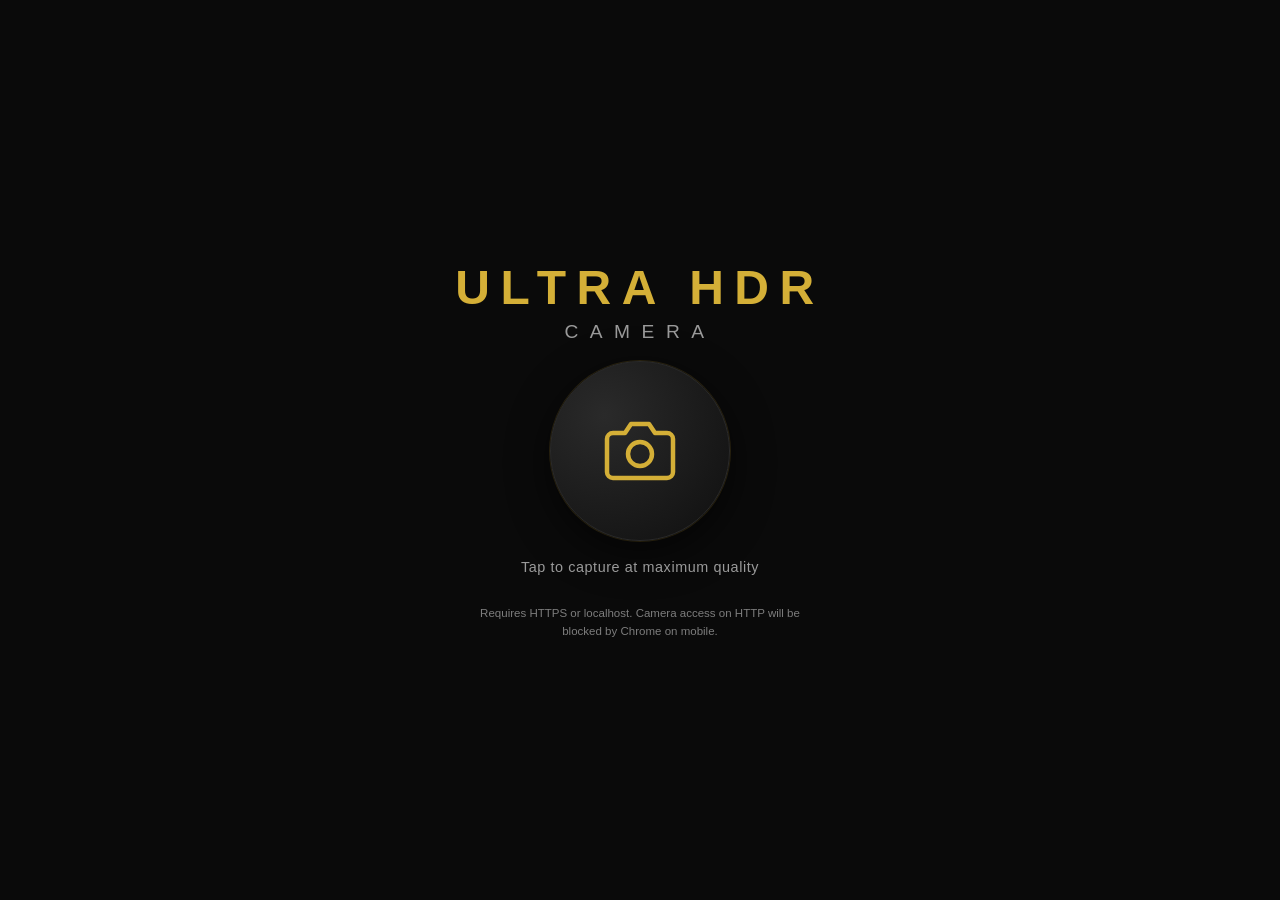
<file: index2.html>
<!DOCTYPE html>
<html lang="en">
<head>
<meta charset="UTF-8" />
<meta name="viewport" content="width=device-width, initial-scale=1.0, maximum-scale=1.0, user-scalable=no, viewport-fit=cover" />
<meta name="theme-color" content="#0a0a0a" />
<meta name="apple-mobile-web-app-capable" content="yes" />
<meta name="apple-mobile-web-app-status-bar-style" content="black-translucent" />
<title>Ultra HDR Camera</title>
<style>
*,*::before,*::after{box-sizing:border-box;margin:0;padding:0}
:root{
  --bg:#0a0a0a;--surface:#141414;--surface-2:#1e1e1e;--border:#2a2a2a;
  --text:#f5f5f5;--text-dim:#9a9a9a;--gold:#d4af37;--blue:#00b4ff;--danger:#ff4d4d;
  --radius:14px;--radius-sm:10px;
  --safe-bottom:env(safe-area-inset-bottom,0px);
  --safe-top:env(safe-area-inset-top,0px);
}
html,body{height:100%;overflow:hidden;background:var(--bg);color:var(--text);
  font-family:-apple-system,BlinkMacSystemFont,"Segoe UI",Roboto,Helvetica,Arial,sans-serif;
  -webkit-font-smoothing:antialiased;touch-action:manipulation}
button{font:inherit;color:inherit;background:none;border:none;cursor:pointer;-webkit-tap-highlight-color:transparent}
button:focus-visible{outline:2px solid var(--gold);outline-offset:2px}
.hidden{display:none!important}

.screen{position:fixed;inset:0;display:none;flex-direction:column;background:var(--bg);z-index:1}
.screen.active{display:flex}

/* HOME */
.home-content{flex:1;display:flex;flex-direction:column;align-items:center;justify-content:center;gap:18px;padding:24px;text-align:center}
.brand{font-size:clamp(2rem,8vw,3rem);font-weight:800;letter-spacing:.22em;color:var(--gold);text-transform:uppercase}
.brand-sub{font-size:clamp(.9rem,3vw,1.2rem);letter-spacing:.6em;color:var(--text-dim);margin-top:-12px}
.camera-launch-btn{width:140px;height:140px;border-radius:50%;display:grid;place-items:center;
  background:radial-gradient(circle at 30% 30%,#2a2a2a,#0f0f0f);border:1px solid var(--border);
  color:var(--gold);transition:transform .25s ease,box-shadow .25s ease;
  box-shadow:0 0 0 1px rgba(212,175,55,.15),0 12px 40px rgba(0,0,0,.6)}
.camera-launch-btn:active{transform:scale(.94)}
.home-hint{color:var(--text-dim);font-size:.9rem;letter-spacing:.04em}
.home-note{color:var(--text-dim);font-size:.72rem;max-width:340px;line-height:1.5;margin-top:12px;opacity:.8}

/* CAMERA SCREEN */
.viewfinder-container{position:absolute;inset:0;display:flex;align-items:center;justify-content:center;
  background:#000;z-index:0;overflow:hidden}
.viewfinder{position:relative;overflow:hidden;background:#000;max-width:100%;max-height:100%}
.viewfinder[data-aspect="native"]{width:100%;height:100%}
.viewfinder[data-aspect="3:4"]{aspect-ratio:3/4;height:100%}
.viewfinder[data-aspect="4:3"]{aspect-ratio:4/3;width:100%}
.viewfinder[data-aspect="16:9"]{aspect-ratio:16/9;width:100%}
.viewfinder[data-aspect="1:1"]{aspect-ratio:1/1;height:100%}
#camera-preview{width:100%;height:100%;object-fit:cover;background:#000;
  transform-origin:center center;transition:transform .08s linear;will-change:transform}

.grid-overlay{position:absolute;inset:0;z-index:2;pointer-events:none;
  background-image:
    linear-gradient(to right,rgba(255,255,255,.18) 1px,transparent 1px),
    linear-gradient(to bottom,rgba(255,255,255,.18) 1px,transparent 1px);
  background-size:33.33% 33.33%;background-position:-1px -1px}

.camera-top-bar{position:absolute;top:0;left:0;right:0;z-index:5;display:flex;align-items:center;
  justify-content:space-between;padding:calc(12px + var(--safe-top)) 14px 12px;
  background:linear-gradient(to bottom,rgba(0,0,0,.65),transparent)}

.icon-btn{width:42px;height:42px;border-radius:50%;display:grid;place-items:center;
  background:rgba(20,20,20,.55);backdrop-filter:blur(10px);-webkit-backdrop-filter:blur(10px);
  border:1px solid rgba(255,255,255,.12);font-size:1.1rem;color:var(--text);transition:background .2s}
.icon-btn:active{background:rgba(40,40,40,.8)}
.icon-btn.round{font-size:1.4rem}

.camera-info{display:flex;align-items:center;gap:8px;font-size:.72rem;color:var(--text-dim);
  background:rgba(10,10,10,.5);backdrop-filter:blur(8px);-webkit-backdrop-filter:blur(8px);
  padding:6px 12px;border-radius:999px;border:1px solid rgba(255,255,255,.08);max-width:60vw}
#resolution-indicator{font-variant-numeric:tabular-nums;letter-spacing:.02em;white-space:nowrap;overflow:hidden;text-overflow:ellipsis}
.badge{font-size:.6rem;font-weight:700;letter-spacing:.08em;padding:2px 6px;border-radius:4px;text-transform:uppercase;white-space:nowrap}
#hdr-badge{background:linear-gradient(135deg,var(--gold),#f0d060);color:#000}
#max-badge{background:var(--blue);color:#000}

.zoom-bar{position:absolute;top:80px;left:50%;transform:translateX(-50%);z-index:5;
  display:flex;flex-direction:column;gap:6px;padding:8px 12px;border-radius:18px;
  background:rgba(10,10,10,.6);backdrop-filter:blur(12px);-webkit-backdrop-filter:blur(12px);
  border:1px solid rgba(255,255,255,.1);width:min(340px,90vw)}
.zoom-slider-row{display:flex;align-items:center;gap:8px}
.zoom-btn{width:30px;height:30px;border-radius:50%;background:rgba(255,255,255,.1);
  font-size:1.1rem;display:grid;place-items:center;flex-shrink:0}
#zoom-slider{flex:1;accent-color:var(--gold);height:4px}
.zoom-label{font-size:.72rem;color:var(--gold);min-width:44px;text-align:right;
  font-variant-numeric:tabular-nums;font-weight:600}
.zoom-presets{display:flex;justify-content:space-between;gap:4px}
.zoom-preset{padding:4px 8px;border-radius:999px;background:rgba(255,255,255,.06);
  font-size:.68rem;color:var(--text-dim);font-variant-numeric:tabular-nums;min-width:38px;transition:all .15s}
.zoom-preset.active{background:var(--gold);color:#000;font-weight:700}
.zoom-preset:active{transform:scale(.92)}

.quick-toggles{position:absolute;bottom:calc(150px + var(--safe-bottom));left:0;right:0;z-index:5;
  display:flex;justify-content:center;gap:5px;padding:0 8px;flex-wrap:wrap}
.toggle-btn{display:flex;flex-direction:column;align-items:center;gap:2px;padding:7px 9px;
  border-radius:var(--radius-sm);background:rgba(20,20,20,.55);
  backdrop-filter:blur(10px);-webkit-backdrop-filter:blur(10px);
  border:1px solid rgba(255,255,255,.1);min-width:56px;transition:border-color .2s,background .2s}
.toggle-btn.active{border-color:var(--gold);background:rgba(212,175,55,.15)}
.toggle-btn:disabled{opacity:.35;pointer-events:none}
.toggle-icon{font-size:1rem;line-height:1}
.toggle-label{font-size:.56rem;letter-spacing:.03em;color:var(--text-dim);
  text-transform:uppercase;white-space:nowrap;font-weight:600}
.toggle-btn.active .toggle-label{color:var(--gold)}

.bottom-controls{position:absolute;bottom:0;left:0;right:0;z-index:5;display:grid;
  grid-template-columns:1fr auto 1fr;align-items:center;
  padding:14px 24px calc(22px + var(--safe-bottom));
  background:linear-gradient(to top,rgba(0,0,0,.75),transparent)}
.control-slot{display:flex;align-items:center}
.control-slot.left{justify-content:flex-start}
.control-slot.center{justify-content:center}
.control-slot.right{justify-content:flex-end}

.gallery-btn{width:52px;height:52px;border-radius:var(--radius-sm);overflow:hidden;
  border:2px solid rgba(255,255,255,.2);background:var(--surface-2);
  display:grid;place-items:center;color:var(--text-dim);font-size:1.2rem}
.gallery-btn img{width:100%;height:100%;object-fit:cover;display:none}
.gallery-btn img[src]{display:block}

.shutter-btn{width:82px;height:82px;border-radius:50%;border:3px solid rgba(255,255,255,.85);
  display:grid;place-items:center;transition:transform .1s ease;background:transparent}
.shutter-btn:active{transform:scale(.92)}
.shutter-inner{width:66px;height:66px;border-radius:50%;background:#fff;transition:background .2s,transform .1s}
.shutter-btn:active .shutter-inner{background:var(--gold);transform:scale(.9)}

.countdown-overlay{position:absolute;inset:0;z-index:10;display:grid;place-items:center;
  background:rgba(0,0,0,.45);backdrop-filter:blur(3px);-webkit-backdrop-filter:blur(3px)}
#countdown-number{font-size:8rem;font-weight:800;color:var(--gold);
  text-shadow:0 0 40px rgba(212,175,55,.5);animation:pulse 1s ease-in-out infinite}
@keyframes pulse{0%,100%{transform:scale(1);opacity:1}50%{transform:scale(1.12);opacity:.8}}

.loading-overlay{position:absolute;inset:0;z-index:10;display:flex;flex-direction:column;
  align-items:center;justify-content:center;gap:16px;background:rgba(0,0,0,.6);
  backdrop-filter:blur(4px);-webkit-backdrop-filter:blur(4px);color:var(--text);
  font-size:.9rem;letter-spacing:.06em}
.spinner{width:44px;height:44px;border-radius:50%;border:3px solid rgba(255,255,255,.15);
  border-top-color:var(--gold);animation:spin .8s linear infinite}
@keyframes spin{to{transform:rotate(360deg)}}

/* PREVIEW */
.preview-header{display:flex;align-items:center;justify-content:space-between;
  padding:calc(12px + var(--safe-top)) 16px 12px;border-bottom:1px solid var(--border)}
.preview-header h2{font-size:1rem;font-weight:600;letter-spacing:.1em;text-transform:uppercase;color:var(--text-dim)}
.text-btn{color:var(--gold);font-size:.9rem;font-weight:600;padding:6px 4px}
.preview-image-container{flex:1;display:grid;place-items:center;overflow:hidden;background:#000;padding:12px}
#captured-image{max-width:100%;max-height:100%;object-fit:contain;border-radius:var(--radius-sm);
  box-shadow:0 8px 40px rgba(0,0,0,.6)}
.preview-info{display:flex;flex-wrap:wrap;justify-content:center;gap:6px 18px;padding:14px 16px;
  font-size:.76rem;color:var(--text-dim);border-top:1px solid var(--border);font-variant-numeric:tabular-nums}
.preview-info div{display:flex;align-items:center;gap:4px}
.preview-info .warn{color:var(--gold)}
.preview-actions{padding:12px 16px calc(20px + var(--safe-bottom));border-top:1px solid var(--border)}
.download-btn{width:100%;display:flex;align-items:center;justify-content:center;gap:10px;
  padding:16px;border-radius:var(--radius);background:linear-gradient(135deg,var(--gold),#b8962e);
  color:#000;font-weight:800;font-size:.82rem;letter-spacing:.08em;transition:filter .2s,transform .1s}
.download-btn:active{transform:scale(.98);filter:brightness(.92)}

/* SETTINGS */
.settings-drawer{position:fixed;top:0;right:0;bottom:0;width:min(340px,88vw);z-index:20;
  background:var(--surface);border-left:1px solid var(--border);display:flex;flex-direction:column;
  box-shadow:-12px 0 40px rgba(0,0,0,.5);animation:slideIn .25s ease}
@keyframes slideIn{from{transform:translateX(100%)}to{transform:translateX(0)}}
.settings-header{display:flex;align-items:center;justify-content:space-between;
  padding:calc(16px + var(--safe-top)) 16px 16px;border-bottom:1px solid var(--border)}
.settings-header h3{font-size:.9rem;letter-spacing:.1em;text-transform:uppercase;color:var(--text-dim)}
.settings-body{padding:16px;display:flex;flex-direction:column;gap:4px;overflow-y:auto}
.settings-row{display:flex;align-items:center;justify-content:space-between;
  padding:14px 0;border-bottom:1px solid var(--border);font-size:.9rem;gap:12px}
.settings-row span{flex:1}
.settings-row select{background:var(--surface-2);color:var(--text);border:1px solid var(--border);
  border-radius:8px;padding:8px 10px;font-size:.85rem;max-width:60%}
.checkbox-row input[type="checkbox"]{width:22px;height:22px;accent-color:var(--gold)}
.settings-note{margin-top:16px;font-size:.72rem;line-height:1.5;color:var(--text-dim);
  padding:12px;background:var(--surface-2);border-radius:var(--radius-sm);border-left:3px solid var(--gold)}

/* TOAST */
.toast{position:fixed;bottom:calc(24px + var(--safe-bottom));left:50%;transform:translateX(-50%) translateY(20px);
  z-index:30;max-width:min(90vw,420px);padding:12px 20px;border-radius:999px;
  background:rgba(30,30,30,.95);backdrop-filter:blur(10px);-webkit-backdrop-filter:blur(10px);
  border:1px solid var(--border);font-size:.8rem;line-height:1.4;text-align:center;color:var(--text);
  opacity:0;pointer-events:none;transition:opacity .25s,transform .25s}
.toast.visible{opacity:1;transform:translateX(-50%) translateY(0);pointer-events:auto}

@media (min-width:768px){
  .camera-launch-btn{width:180px;height:180px}
  .shutter-btn{width:96px;height:96px}
  .shutter-inner{width:78px;height:78px}
  .quick-toggles{bottom:calc(170px + var(--safe-bottom))}
  .preview-image-container{padding:24px}
  .download-btn{max-width:480px;margin:0 auto}
}
</style>
</head>
<body>

<!-- HOME -->
<section id="home-screen" class="screen active">
  <div class="home-content">
    <div class="brand">ULTRA HDR</div>
    <div class="brand-sub">CAMERA</div>
    <button id="open-camera-btn" class="camera-launch-btn" aria-label="Open Camera">
      <svg viewBox="0 0 24 24" width="72" height="72" fill="none" stroke="currentColor" stroke-width="1.5" stroke-linecap="round" stroke-linejoin="round">
        <path d="M23 19a2 2 0 0 1-2 2H3a2 2 0 0 1-2-2V8a2 2 0 0 1 2-2h4l2-3h6l2 3h4a2 2 0 0 1 2 2z"/>
        <circle cx="12" cy="13" r="4"/>
      </svg>
    </button>
    <p class="home-hint">Tap to capture at maximum quality</p>
    <p class="home-note">Requires HTTPS or localhost. Camera access on HTTP will be blocked by Chrome on mobile.</p>
  </div>
</section>

<!-- CAMERA -->
<section id="camera-screen" class="screen">
  <div class="viewfinder-container">
    <div id="viewfinder" class="viewfinder" data-aspect="native">
      <video id="camera-preview" autoplay playsinline muted></video>
      <div id="grid-overlay" class="grid-overlay hidden" aria-hidden="true"></div>
    </div>
  </div>

  <header class="camera-top-bar">
    <button id="close-camera-btn" class="icon-btn" aria-label="Close camera">✕</button>
    <div class="camera-info" id="camera-info">
      <span id="resolution-indicator">Initialising…</span>
      <span id="hdr-badge" class="badge hidden">HDR</span>
      <span id="max-badge" class="badge hidden">MAX</span>
    </div>
    <button id="camera-settings-btn" class="icon-btn" aria-label="Camera settings">⚙</button>
  </header>

  <div id="zoom-bar" class="zoom-bar hidden">
    <div class="zoom-slider-row">
      <button id="zoom-out" class="zoom-btn" aria-label="Zoom out">−</button>
      <input id="zoom-slider" type="range" min="1" max="100" step="1" value="1" aria-label="Zoom" />
      <button id="zoom-in" class="zoom-btn" aria-label="Zoom in">+</button>
      <span id="zoom-label" class="zoom-label">1×</span>
    </div>
    <div class="zoom-presets" id="zoom-presets">
      <button class="zoom-preset" data-zoom="1">1×</button>
      <button class="zoom-preset" data-zoom="2">2×</button>
      <button class="zoom-preset" data-zoom="5">5×</button>
      <button class="zoom-preset" data-zoom="10">10×</button>
      <button class="zoom-preset" data-zoom="30">30×</button>
      <button class="zoom-preset" data-zoom="100">100×</button>
    </div>
  </div>

  <div class="quick-toggles">
    <button id="flash-btn" class="toggle-btn" aria-label="Toggle flash">
      <span class="toggle-icon">⚡</span><span class="toggle-label">Flash</span>
    </button>
    <button id="timer-btn" class="toggle-btn" aria-label="Timer">
      <span class="toggle-icon">⏱</span><span class="toggle-label" id="timer-label">Off</span>
    </button>
    <button id="grid-btn" class="toggle-btn" aria-label="Toggle grid">
      <span class="toggle-icon">▦</span><span class="toggle-label">Grid</span>
    </button>
    <button id="aspect-btn" class="toggle-btn" aria-label="Toggle 3:4 aspect">
      <span class="toggle-icon">◫</span><span class="toggle-label">3:4</span>
    </button>
    <button id="hdr-btn" class="toggle-btn" aria-label="Toggle Ultra HDR">
      <span class="toggle-icon">◐</span><span class="toggle-label">Ultra HDR</span>
    </button>
    <button id="max-res-btn" class="toggle-btn active" aria-label="Toggle max resolution">
      <span class="toggle-icon">◉</span><span class="toggle-label">MAX RES</span>
    </button>
  </div>

  <div class="bottom-controls">
    <div class="control-slot left">
      <button id="gallery-btn" class="gallery-btn" aria-label="Last captured photo">▣<img id="gallery-thumb" alt="" /></button>
    </div>
    <div class="control-slot center">
      <button id="shutter-btn" class="shutter-btn" aria-label="Capture photo"><span class="shutter-inner"></span></button>
    </div>
    <div class="control-slot right">
      <button id="switch-camera-btn" class="icon-btn round" aria-label="Switch camera">⟲</button>
    </div>
  </div>

  <div id="countdown-overlay" class="countdown-overlay hidden" aria-live="assertive">
    <span id="countdown-number"></span>
  </div>

  <div id="loading-overlay" class="loading-overlay hidden" aria-live="polite">
    <div class="spinner"></div><span>Capturing…</span>
  </div>
</section>

<!-- PREVIEW -->
<section id="preview-screen" class="screen">
  <header class="preview-header">
    <button id="retake-btn" class="text-btn">Retake</button>
    <h2>Preview</h2>
    <button id="close-preview-btn" class="text-btn">Close</button>
  </header>
  <div class="preview-image-container">
    <img id="captured-image" alt="Captured photo" />
  </div>
  <div class="preview-info" id="preview-info"></div>
  <div class="preview-actions">
    <button id="download-btn" class="download-btn">
      <svg viewBox="0 0 24 24" width="22" height="22" fill="none" stroke="currentColor" stroke-width="2" stroke-linecap="round" stroke-linejoin="round">
        <path d="M21 15v4a2 2 0 0 1-2 2H5a2 2 0 0 1-2-2v-4"/>
        <polyline points="7 10 12 15 17 10"/>
        <line x1="12" y1="15" x2="12" y2="3"/>
      </svg>
      DOWNLOAD ORIGINAL PHOTO
    </button>
  </div>
</section>

<!-- SETTINGS DRAWER -->
<aside id="settings-drawer" class="settings-drawer hidden" aria-label="Camera settings">
  <div class="settings-header">
    <h3>Camera Settings</h3>
    <button id="close-settings-btn" class="icon-btn" aria-label="Close settings">✕</button>
  </div>
  <div class="settings-body">
    <label class="settings-row"><span>Camera</span><select id="camera-select"></select></label>
    <label class="settings-row"><span>Aspect Ratio</span>
      <select id="aspect-select">
        <option value="native">Native</option>
        <option value="3:4">3:4</option>
        <option value="4:3">4:3</option>
        <option value="16:9">16:9</option>
        <option value="1:1">1:1</option>
      </select>
    </label>
    <label class="settings-row"><span>Timer</span>
      <select id="timer-select">
        <option value="0">Off</option>
        <option value="3">3 seconds</option>
        <option value="10">10 seconds</option>
      </select>
    </label>
    <label class="settings-row checkbox-row"><span>Grid lines</span><input type="checkbox" id="grid-checkbox" /></label>
    <label class="settings-row checkbox-row"><span>MAX RESOLUTION</span><input type="checkbox" id="max-res-checkbox" checked /></label>
    <label class="settings-row checkbox-row"><span>ULTRA HDR</span><input type="checkbox" id="hdr-checkbox" /></label>
    <div class="settings-note" id="hdr-note"></div>
    <div class="settings-note" id="zoom-note"></div>
  </div>
</aside>

<div id="toast" class="toast hidden" role="status" aria-live="polite"></div>

<script>
(() => {
'use strict';

const $ = (sel) => document.querySelector(sel);

const el = {
  homeScreen: $('#home-screen'),
  cameraScreen: $('#camera-screen'),
  previewScreen: $('#preview-screen'),

  openCameraBtn: $('#open-camera-btn'),
  closeCameraBtn: $('#close-camera-btn'),
  closePreviewBtn: $('#close-preview-btn'),
  retakeBtn: $('#retake-btn'),

  viewfinder: $('#viewfinder'),
  video: $('#camera-preview'),
  gridOverlay: $('#grid-overlay'),

  resolutionIndicator: $('#resolution-indicator'),
  hdrBadge: $('#hdr-badge'),
  maxBadge: $('#max-badge'),

  flashBtn: $('#flash-btn'),
  timerBtn: $('#timer-btn'),
  timerLabel: $('#timer-label'),
  gridBtn: $('#grid-btn'),
  aspectBtn: $('#aspect-btn'),
  hdrBtn: $('#hdr-btn'),
  maxResBtn: $('#max-res-btn'),

  zoomBar: $('#zoom-bar'),
  zoomSlider: $('#zoom-slider'),
  zoomOut: $('#zoom-out'),
  zoomIn: $('#zoom-in'),
  zoomLabel: $('#zoom-label'),
  zoomPresets: $('#zoom-presets'),

  shutterBtn: $('#shutter-btn'),
  switchCameraBtn: $('#switch-camera-btn'),
  galleryBtn: $('#gallery-btn'),
  galleryThumb: $('#gallery-thumb'),

  cameraSettingsBtn: $('#camera-settings-btn'),
  settingsDrawer: $('#settings-drawer'),
  closeSettingsBtn: $('#close-settings-btn'),
  cameraSelect: $('#camera-select'),
  aspectSelect: $('#aspect-select'),
  timerSelect: $('#timer-select'),
  gridCheckbox: $('#grid-checkbox'),
  maxResCheckbox: $('#max-res-checkbox'),
  hdrCheckbox: $('#hdr-checkbox'),
  hdrNote: $('#hdr-note'),
  zoomNote: $('#zoom-note'),

  countdownOverlay: $('#countdown-overlay'),
  countdownNumber: $('#countdown-number'),
  loadingOverlay: $('#loading-overlay'),

  capturedImage: $('#captured-image'),
  previewInfo: $('#preview-info'),
  downloadBtn: $('#download-btn'),

  toast: $('#toast'),
};

const state = {
  stream: null,
  track: null,
  imageCapture: null,
  capabilities: {},
  settings: {},
  videoDevices: [],
  currentDeviceIndex: 0,
  facingMode: 'environment',
  maxResolution: true,
  hdrEnabled: false,
  gridVisible: false,
  flashOn: false,
  timerSeconds: 0,
  zoomValue: 1,
  aspectRatio: 'native',
  capturedBlob: null,
  capturedObjectUrl: null,
  galleryObjectUrl: null,
  isCapturing: false,
  toastTimer: null,
};

const delay = (ms) => new Promise((r) => setTimeout(r, ms));

const ASPECT_MAP = {
  'native': null,
  '3:4': [3, 4],
  '4:3': [4, 3],
  '16:9': [16, 9],
  '1:1': [1, 1],
};

function showScreen(name) {
  document.querySelectorAll('.screen').forEach(s => s.classList.remove('active'));
  if (name === 'home') el.homeScreen.classList.add('active');
  else if (name === 'camera') el.cameraScreen.classList.add('active');
  else if (name === 'preview') el.previewScreen.classList.add('active');
}

function showToast(msg, dur = 3800) {
  clearTimeout(state.toastTimer);
  el.toast.textContent = msg;
  el.toast.classList.remove('hidden');
  requestAnimationFrame(() => el.toast.classList.add('visible'));
  state.toastTimer = setTimeout(() => {
    el.toast.classList.remove('visible');
    setTimeout(() => el.toast.classList.add('hidden'), 300);
  }, dur);
}

const showLoading = (v) => el.loadingOverlay.classList.toggle('hidden', !v);

function formatDate(d) {
  const p = n => String(n).padStart(2, '0');
  return `${d.getFullYear()}-${p(d.getMonth()+1)}-${p(d.getDate())}_${p(d.getHours())}${p(d.getMinutes())}${p(d.getSeconds())}`;
}

function extFromMime(m) {
  return ({'image/jpeg':'jpg','image/png':'png','image/webp':'webp','image/avif':'avif','image/heic':'heic','image/heif':'heif'}[m]) || 'jpg';
}

function megapixels(w, h) { return (w * h) / 1e6; }

function formatBytes(b) {
  if (b < 1024) return b + ' B';
  if (b < 1048576) return (b/1024).toFixed(1) + ' KB';
  return (b/1048576).toFixed(2) + ' MB';
}

/* ============ CAMERA ============ */
async function openCamera() {
  if (!navigator.mediaDevices?.getUserMedia) {
    showToast('Camera API is not supported. Use Chrome or Safari on a modern device.');
    return;
  }
  if (!window.isSecureContext) {
    showToast('Camera requires HTTPS. Open this app over https:// or localhost.', 7000);
  }
  showScreen('camera');
  await startStream();
}

function stopStream() {
  if (state.stream) state.stream.getTracks().forEach(t => t.stop());
  state.stream = null;
  state.track = null;
  state.imageCapture = null;
  el.video.srcObject = null;
}

async function startStream(deviceId = null) {
  stopStream();

  const videoConstraints = {
    facingMode: deviceId ? undefined : { ideal: state.facingMode },
    deviceId: deviceId ? { exact: deviceId } : undefined,
    width: { ideal: 4096 },
    height: { ideal: 2160 },
  };

  try {
    const stream = await navigator.mediaDevices.getUserMedia({ video: videoConstraints, audio: false });
    state.stream = stream;
    el.video.srcObject = stream;
    state.track = stream.getVideoTracks()[0];
    state.capabilities = state.track.getCapabilities?.() ?? {};
    state.settings = state.track.getSettings?.() ?? {};

    if (state.maxResolution) await applyMaxResolution();
    else await applyBaseResolution();

    setupImageCapture();
    await enumerateVideoDevices();

    // Reset zoom on new camera, keep value
    await applyHardwareZoom();
    updateDigitalZoom();

    updateResolutionIndicator();
    updateControlAvailability();
    updateHDRNote();
    updateZoomNote();

    // Show zoom bar if zoom is applicable (always, since digital zoom is available)
    el.zoomBar.classList.remove('hidden');
  } catch (err) {
    handleCameraError(err);
  }
}

async function applyMaxResolution() {
  if (!state.track) return;
  const caps = state.capabilities;
  const c = {};
  if (caps.width?.max) c.width = { ideal: caps.width.max };
  if (caps.height?.max) c.height = { ideal: caps.height.max };
  if (!c.width && !c.height) { c.width = { ideal: 4096 }; c.height = { ideal: 2160 }; }
  try { await state.track.applyConstraints(c); } catch(e) { /* ignore */ }
  state.settings = state.track.getSettings?.() ?? state.settings;
  updateResolutionIndicator();
}

async function applyBaseResolution() {
  if (!state.track) return;
  try { await state.track.applyConstraints({ width: { ideal: 1920 }, height: { ideal: 1080 } }); } catch(e) {}
  state.settings = state.track.getSettings?.() ?? state.settings;
  updateResolutionIndicator();
}

function setupImageCapture() {
  if (typeof ImageCapture === 'undefined') { state.imageCapture = null; return; }
  try { state.imageCapture = new ImageCapture(state.track); }
  catch (e) { state.imageCapture = null; }
}

function isHDRSupported() {
  const c = state.capabilities || {};
  return Boolean(c.hdr === true || c.dynamicRange || c.supportedDynamicRange || c.photoCapabilities?.hdr === true);
}

/* ============ ZOOM ============ */
function getHardwareZoomMax() {
  return state.capabilities.zoom?.max ?? 1;
}

function getDigitalZoomFactor() {
  const hwMax = getHardwareZoomMax();
  return state.zoomValue > hwMax ? state.zoomValue / hwMax : 1;
}

async function applyHardwareZoom() {
  if (!state.track) return;
  const caps = state.capabilities;
  if (!caps.zoom) return;
  const hwMax = caps.zoom.max ?? 1;
  const hwMin = caps.zoom.min ?? 1;
  const desired = Math.min(hwMax, Math.max(hwMin, state.zoomValue));
  try { await state.track.applyConstraints({ zoom: desired }); } catch(e) { /* ignore */ }
}

function updateDigitalZoom() {
  const digital = getDigitalZoomFactor();
  el.video.style.transform = digital > 1 ? `scale(${digital})` : '';
  updateZoomLabel();
}

function updateZoomLabel() {
  const total = state.zoomValue;
  const hwMax = getHardwareZoomMax();
  const digital = getDigitalZoomFactor();

  let label;
  if (hwMax <= 1.01) {
    label = total <= 1.01 ? '1×' : `${Math.round(total)}× dig`;
  } else if (total <= hwMax + 0.01) {
    label = `${total.toFixed(1)}×`;
  } else {
    label = `${Math.round(total)}× (${hwMax.toFixed(1)}+${digital.toFixed(1)}d)`;
  }
  el.zoomLabel.textContent = label;

  // Highlight active preset
  document.querySelectorAll('.zoom-preset').forEach(b => {
    b.classList.toggle('active', Number(b.dataset.zoom) === Math.round(total));
  });

  // Warning at high digital zoom
  if (digital > 5) {
    el.zoomLabel.style.color = 'var(--danger)';
  } else {
    el.zoomLabel.style.color = 'var(--gold)';
  }
}

function setZoom(value, apply = true) {
  const v = Math.max(1, Math.min(100, Number(value)));
  state.zoomValue = v;
  el.zoomSlider.value = v;
  updateZoomLabel();
  if (apply) {
    applyHardwareZoom();
    updateDigitalZoom();
  }
}

function updateZoomNote() {
  const hwMax = getHardwareZoomMax();
  if (hwMax > 1.01) {
    el.zoomNote.textContent = `Zoom: hardware up to ${hwMax.toFixed(1)}× from camera sensor. Beyond that, digital crop is applied (quality drops with higher zoom).`;
  } else {
    el.zoomNote.textContent = 'Zoom: this browser/camera does not expose hardware zoom. All zoom is digital (CSS + crop). Quality drops significantly at high values.';
  }
}

/* ============ ASPECT ============ */
function setAspectRatio(value) {
  if (!(value in ASPECT_MAP)) value = 'native';
  state.aspectRatio = value;
  el.viewfinder.dataset.aspect = value;
  el.aspectSelect.value = value;

  // Aspect button active state
  el.aspectBtn.classList.toggle('active', value === '3:4');
  el.aspectBtn.querySelector('.toggle-label').textContent =
    value === 'native' ? '3:4' : value;

  // Grid must remain inside the viewfinder (already is)
}

/* ============ UI ============ */
function updateResolutionIndicator() {
  const w = state.settings.width, h = state.settings.height;
  if (w && h) {
    el.resolutionIndicator.textContent = `${w} × ${h}  •  ${megapixels(w,h).toFixed(1)} MP`;
  } else {
    el.resolutionIndicator.textContent = 'Resolution unknown';
  }
  el.maxBadge.classList.toggle('hidden', !state.maxResolution);
  el.hdrBadge.classList.toggle('hidden', !state.hdrEnabled);
}

function updateControlAvailability() {
  const torch = Boolean(state.capabilities.torch);
  el.flashBtn.disabled = !torch;
  if (!torch) state.flashOn = false;

  const hdr = isHDRSupported();
  el.hdrBtn.disabled = !hdr;
  el.hdrCheckbox.disabled = !hdr;
  if (!hdr) { state.hdrEnabled = false; el.hdrCheckbox.checked = false; }

  el.gridOverlay.classList.toggle('hidden', !state.gridVisible);
  el.gridBtn.classList.toggle('active', state.gridVisible);
  el.gridCheckbox.checked = state.gridVisible;

  el.timerLabel.textContent = state.timerSeconds === 0 ? 'Off' : `${state.timerSeconds}s`;
  el.timerBtn.classList.toggle('active', state.timerSeconds > 0);
  el.timerSelect.value = String(state.timerSeconds);

  el.maxResBtn.classList.toggle('active', state.maxResolution);
  el.maxResCheckbox.checked = state.maxResolution;

  el.hdrBtn.classList.toggle('active', state.hdrEnabled);
  el.hdrCheckbox.checked = state.hdrEnabled;

  el.flashBtn.classList.toggle('active', state.flashOn);
}

function updateHDRNote() {
  el.hdrNote.textContent = isHDRSupported()
    ? 'HDR hardware capability detected. The browser will attempt to preserve dynamic range where the capture API allows it.'
    : 'Hardware HDR is not available through this browser. Using the best supported camera mode. No fake HDR processing is applied.';
}

/* ============ DEVICES ============ */
async function enumerateVideoDevices() {
  try {
    const devices = await navigator.mediaDevices.enumerateDevices();
    state.videoDevices = devices.filter(d => d.kind === 'videoinput');
    el.cameraSelect.innerHTML = '';
    state.videoDevices.forEach((d, i) => {
      const opt = document.createElement('option');
      opt.value = d.deviceId;
      opt.textContent = d.label || `Camera ${i + 1}`;
      el.cameraSelect.appendChild(opt);
    });
    if (state.track) {
      const s = state.track.getSettings();
      if (s.deviceId) el.cameraSelect.value = s.deviceId;
    }
  } catch (e) { /* ignore */ }
}

async function switchCamera() {
  if (state.videoDevices.length < 2) {
    showToast('No other cameras available.');
    return;
  }
  state.currentDeviceIndex = (state.currentDeviceIndex + 1) % state.videoDevices.length;
  await startStream(state.videoDevices[state.currentDeviceIndex].deviceId);
}

/* ============ FLASH / HDR / TIMER ============ */
async function toggleFlash() {
  if (!state.track || !state.capabilities.torch) {
    showToast('Flash / torch is not supported by this camera.');
    return;
  }
  state.flashOn = !state.flashOn;
  try {
    await state.track.applyConstraints({ torch: state.flashOn });
    updateControlAvailability();
  } catch (e) {
    showToast('Unable to toggle flash.');
    state.flashOn = false;
  }
}

async function toggleHDR() {
  if (!isHDRSupported()) {
    showToast('Hardware HDR is not available through this browser.');
    return;
  }
  state.hdrEnabled = !state.hdrEnabled;
  try {
    await state.track.applyConstraints(
      state.hdrEnabled ? { advanced: [{ hdr: true }] } : { advanced: [{ hdr: false }] }
    );
  } catch (e) {
    try {
      await state.track.applyConstraints(
        state.hdrEnabled ? { advanced: [{ dynamicRange: 'HDR' }] } : { advanced: [{ dynamicRange: 'SDR' }] }
      );
    } catch (_) {
      showToast('This camera does not expose an HDR constraint.');
      state.hdrEnabled = false;
    }
  }
  updateControlAvailability();
  updateResolutionIndicator();
}

function setTimer(sec) {
  state.timerSeconds = sec;
  el.timerLabel.textContent = sec === 0 ? 'Off' : `${sec}s`;
  el.timerBtn.classList.toggle('active', sec > 0);
  el.timerSelect.value = String(sec);
}

async function runCountdown(sec) {
  el.countdownOverlay.classList.remove('hidden');
  for (let i = sec; i > 0; i--) {
    el.countdownNumber.textContent = i;
    await delay(1000);
  }
  el.countdownOverlay.classList.add('hidden');
}

/* ============ CAPTURE ============ */
async function capturePhoto() {
  if (state.isCapturing) return;
  if (state.timerSeconds > 0) await runCountdown(state.timerSeconds);

  state.isCapturing = true;
  showLoading(true);

  try {
    let rawBlob, width, height, format;

    if (state.imageCapture && typeof state.imageCapture.takePhoto === 'function') {
      const photoSettings = {};
      const caps = state.capabilities;
      if (caps.width?.max) photoSettings.imageWidth = caps.width.max;
      if (caps.height?.max) photoSettings.imageHeight = caps.height.max;
      if (state.flashOn && caps.torch) photoSettings.fillLightMode = 'flash';

      rawBlob = await state.imageCapture.takePhoto(photoSettings);
      format = rawBlob.type || 'image/jpeg';

      const bmp = await createImageBitmap(rawBlob);
      width = bmp.width;
      height = bmp.height;
      bmp.close();

      if (state.maxResolution && caps.width?.max && width < caps.width.max * 0.8) {
        showToast(
          `Captured at ${width}×${height}. The browser did not expose the full ${caps.width.max}×${caps.height.max} sensor resolution. Use the native camera app for maximum detail.`,
          6000
        );
      }
    } else {
      const video = el.video;
      const canvas = document.createElement('canvas');
      canvas.width = video.videoWidth;
      canvas.height = video.videoHeight;
      const ctx = canvas.getContext('2d');
      ctx.drawImage(video, 0, 0);
      rawBlob = await new Promise(res => canvas.toBlob(res, 'image/jpeg', 1.0));
      if (!rawBlob) throw new Error('Canvas capture failed.');
      width = canvas.width;
      height = canvas.height;
      format = 'image/jpeg';
      showToast(
        `Image Capture API unavailable — captured video frame at ${width}×${height}. May be lower than full sensor resolution.`,
        6000
      );
    }

    // Apply aspect ratio crop and digital zoom crop if needed
    const digital = getDigitalZoomFactor();
    const aspect = ASPECT_MAP[state.aspectRatio];
    const needsCrop = (aspect !== null) || (digital > 1.01);

    let finalBlob = rawBlob;
    let cropped = false;
    let finalW = width, finalH = height;

    if (needsCrop) {
      const result = await processCapturedBlob(rawBlob, aspect, digital);
      finalBlob = result.blob;
      finalW = result.width;
      finalH = result.height;
      cropped = true;
    }

    state.capturedBlob = finalBlob;

    if (state.capturedObjectUrl) URL.revokeObjectURL(state.capturedObjectUrl);
    state.capturedObjectUrl = URL.createObjectURL(finalBlob);

    showPreview(state.capturedObjectUrl, finalW, finalH, finalBlob.type, finalBlob.size, {
      rawW: width, rawH: height,
      cropped, aspect: state.aspectRatio, digitalZoom: digital,
    });

  } catch (err) {
    console.error(err);
    showToast(`Capture failed: ${err.message}`);
  } finally {
    state.isCapturing = false;
    showLoading(false);
  }
}

async function processCapturedBlob(blob, aspect, digitalZoom) {
  const bmp = await createImageBitmap(blob);
  const srcW = bmp.width, srcH = bmp.height;

  let cropW = srcW, cropH = srcH;

  if (aspect) {
    const [aw, ah] = aspect;
    const targetAR = aw / ah;
    const srcAR = srcW / srcH;
    if (srcAR > targetAR) cropW = srcH * targetAR;
    else cropH = srcW / targetAR;
  }

  if (digitalZoom > 1) {
    cropW /= digitalZoom;
    cropH /= digitalZoom;
  }

  const cropX = (srcW - cropW) / 2;
  const cropY = (srcH - cropH) / 2;

  const canvas = document.createElement('canvas');
  canvas.width = Math.max(1, Math.round(cropW));
  canvas.height = Math.max(1, Math.round(cropH));
  const ctx = canvas.getContext('2d');
  ctx.imageSmoothingQuality = 'high';
  ctx.drawImage(bmp, cropX, cropY, cropW, cropH, 0, 0, canvas.width, canvas.height);
  bmp.close();

  const processed = await new Promise(res => canvas.toBlob(res, blob.type || 'image/jpeg', 1.0));
  return { blob: processed, width: canvas.width, height: canvas.height };
}

/* ============ PREVIEW ============ */
function showPreview(url, width, height, format, size, meta = {}) {
  el.capturedImage.src = url;

  const mp = megapixels(width, height);
  const fmt = (format.split('/')[1] || format).toUpperCase();

  const parts = [
    `<div><strong>Dimensions:</strong> ${width} × ${height}</div>`,
    `<div><strong>Megapixels:</strong> ${mp.toFixed(1)} MP</div>`,
    `<div><strong>File size:</strong> ${formatBytes(size)}</div>`,
    `<div><strong>Format:</strong> ${fmt}</div>`,
  ];

  if (meta.cropped) {
    const extras = [];
    if (meta.aspect && meta.aspect !== 'native') extras.push(`aspect ${meta.aspect}`);
    if (meta.digitalZoom > 1.01) extras.push(`${meta.digitalZoom.toFixed(1)}× digital zoom`);
    parts.push(`<div class="warn"><strong>Cropped:</strong> ${extras.join(' + ')} (from ${meta.rawW}×${meta.rawH})</div>`);
  }
  if (meta.digitalZoom > 5) {
    parts.push(`<div class="warn"><strong>Note:</strong> heavy digital zoom reduces quality</div>`);
  }

  el.previewInfo.innerHTML = parts.join('');

  updateGalleryThumb(url);
  showScreen('preview');
}

function updateGalleryThumb(url) {
  if (state.galleryObjectUrl && state.galleryObjectUrl !== url) URL.revokeObjectURL(state.galleryObjectUrl);
  state.galleryObjectUrl = url;
  el.galleryThumb.src = url;
}

/* ============ DOWNLOAD ============ */
function downloadOriginal() {
  if (!state.capturedBlob) { showToast('No photo to download.'); return; }
  const ext = extFromMime(state.capturedBlob.type);
  const filename = `UltraHDR_${formatDate(new Date())}.${ext}`;
  const url = URL.createObjectURL(state.capturedBlob);
  const a = document.createElement('a');
  a.href = url;
  a.download = filename;
  a.style.display = 'none';
  document.body.appendChild(a);
  a.click();
  a.remove();
  setTimeout(() => URL.revokeObjectURL(url), 15000);
  showToast(`Downloading ${ext.toUpperCase()} (${formatBytes(state.capturedBlob.size)})…`);
}

/* ============ ERRORS ============ */
function handleCameraError(err) {
  let msg = 'Unable to access the camera.';
  switch (err.name) {
    case 'NotAllowedError':
    case 'PermissionDeniedError':
      msg = 'Camera permission denied. Allow camera access in your browser settings and try again.'; break;
    case 'NotFoundError':
    case 'DevicesNotFoundError':
      msg = 'No camera found on this device.'; break;
    case 'NotReadableError':
    case 'TrackStartError':
      msg = 'Camera is in use by another app. Close other apps and try again.'; break;
    case 'OverconstrainedError':
      msg = 'Requested resolution is not supported. Try disabling MAX RESOLUTION.'; break;
    case 'SecurityError':
      msg = 'Camera access requires a secure context (HTTPS or localhost).'; break;
    default:
      msg = `Camera error: ${err.message || err.name}`;
  }
  showToast(msg, 6000);
  showScreen('home');
}

/* ============ EVENTS ============ */
function bindEvents() {
  el.openCameraBtn.addEventListener('click', openCamera);

  el.closeCameraBtn.addEventListener('click', () => { stopStream(); showScreen('home'); });

  el.shutterBtn.addEventListener('click', capturePhoto);
  el.switchCameraBtn.addEventListener('click', switchCamera);

  el.flashBtn.addEventListener('click', toggleFlash);

  el.timerBtn.addEventListener('click', () => {
    const order = [0, 3, 10];
    const next = order[(order.indexOf(state.timerSeconds) + 1) % order.length];
    setTimer(next);
  });

  el.gridBtn.addEventListener('click', () => {
    state.gridVisible = !state.gridVisible;
    updateControlAvailability();
  });

  el.aspectBtn.addEventListener('click', () => {
    // Toggle between Native and 3:4
    setAspectRatio(state.aspectRatio === '3:4' ? 'native' : '3:4');
  });

  el.hdrBtn.addEventListener('click', toggleHDR);

  el.maxResBtn.addEventListener('click', async () => {
    state.maxResolution = !state.maxResolution;
    if (state.maxResolution) await applyMaxResolution();
    else await applyBaseResolution();
    // Reapply zoom after resolution change
    await applyHardwareZoom();
    updateDigitalZoom();
    updateControlAvailability();
    updateResolutionIndicator();
  });

  // Zoom
  el.zoomSlider.addEventListener('input', (e) => setZoom(e.target.value));
  el.zoomOut.addEventListener('click', () => setZoom(state.zoomValue - 1));
  el.zoomIn.addEventListener('click', () => setZoom(state.zoomValue + 1));
  el.zoomPresets.addEventListener('click', (e) => {
    const btn = e.target.closest('.zoom-preset');
    if (!btn) return;
    setZoom(btn.dataset.zoom);
  });

  // Preview
  el.retakeBtn.addEventListener('click', () => showScreen('camera'));
  el.closePreviewBtn.addEventListener('click', () => showScreen('camera'));
  el.downloadBtn.addEventListener('click', downloadOriginal);

  // Gallery
  el.galleryBtn.addEventListener('click', () => {
    if (state.capturedBlob && state.capturedObjectUrl) {
      const img = new Image();
      img.onload = () => showPreview(
        state.capturedObjectUrl,
        img.naturalWidth, img.naturalHeight,
        state.capturedBlob.type, state.capturedBlob.size
      );
      img.src = state.capturedObjectUrl;
    } else {
      showToast('No photos captured yet.');
    }
  });

  // Settings
  el.cameraSettingsBtn.addEventListener('click', () => {
    el.settingsDrawer.classList.remove('hidden');
    updateHDRNote();
    updateZoomNote();
  });
  el.closeSettingsBtn.addEventListener('click', () => el.settingsDrawer.classList.add('hidden'));

  el.cameraSelect.addEventListener('change', (e) => startStream(e.target.value));

  el.aspectSelect.addEventListener('change', (e) => setAspectRatio(e.target.value));

  el.timerSelect.addEventListener('change', (e) => setTimer(Number(e.target.value)));

  el.gridCheckbox.addEventListener('change', (e) => {
    state.gridVisible = e.target.checked;
    updateControlAvailability();
  });

  el.maxResCheckbox.addEventListener('change', async (e) => {
    state.maxResolution = e.target.checked;
    if (state.maxResolution) await applyMaxResolution();
    else await applyBaseResolution();
    await applyHardwareZoom();
    updateDigitalZoom();
    updateControlAvailability();
    updateResolutionIndicator();
  });

  el.hdrCheckbox.addEventListener('change', () => toggleHDR());

  // Keyboard
  document.addEventListener('keydown', (e) => {
    if (!el.cameraScreen.classList.contains('active')) return;
    if (e.key === ' ' || e.key === 'Enter') { e.preventDefault(); capturePhoto(); }
    else if (e.key === 'Escape') el.closeCameraBtn.click();
  });
}

/* ============ INIT ============ */
function init() {
  bindEvents();
  setAspectRatio('native');
  setZoom(1, false);
  updateControlAvailability();

  document.addEventListener('touchmove', (e) => {
    if (el.cameraScreen.classList.contains('active') && !el.settingsDrawer.contains(e.target)) {
      e.preventDefault();
    }
  }, { passive: false });
}

if (document.readyState === 'loading') {
  document.addEventListener('DOMContentLoaded', init);
} else {
  init();
}
})();
</script>
</body>
</html>
</file>
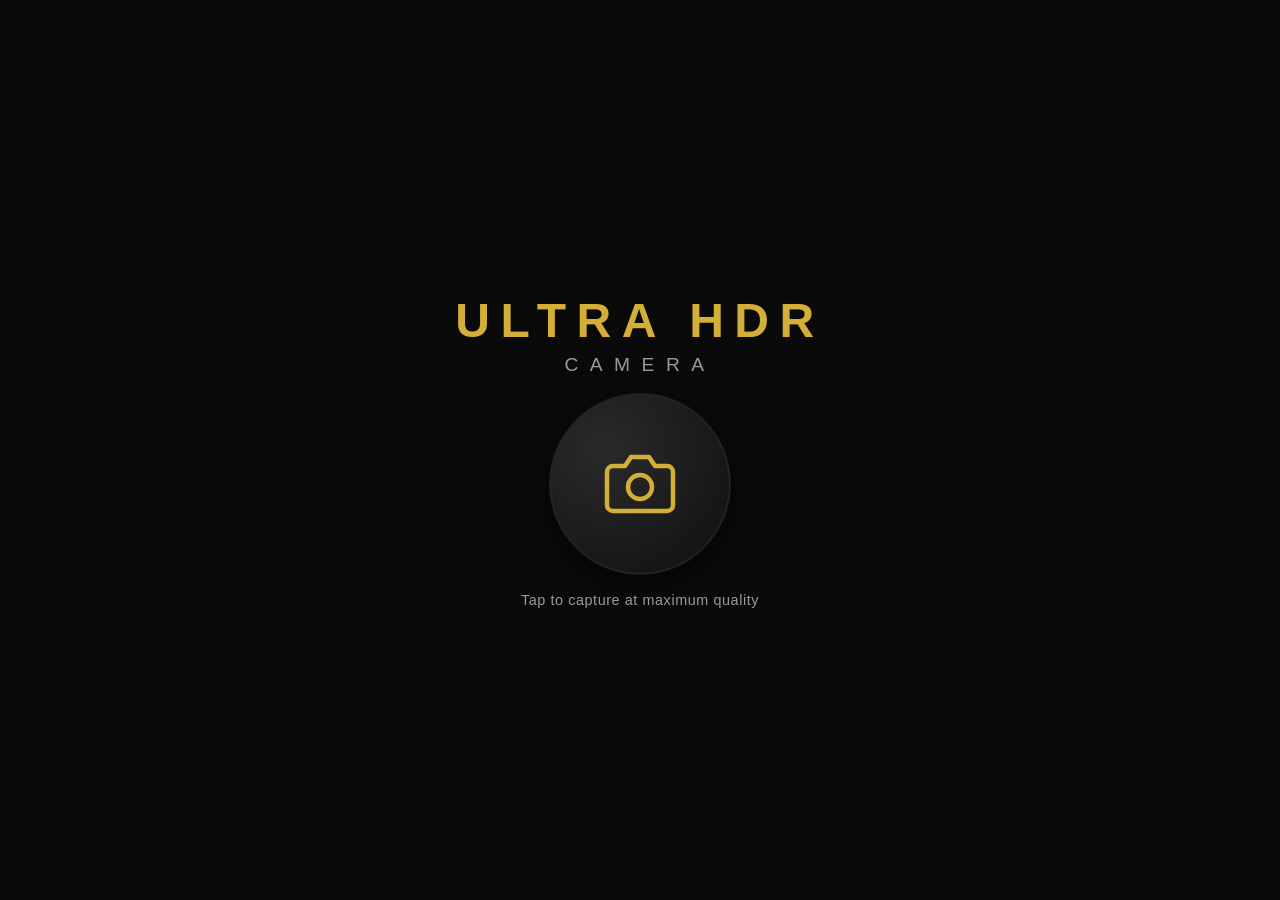
<file: New Text Document.html>
<!DOCTYPE html>
<html lang="en">
<head>
  <meta charset="UTF-8" />
  <meta name="viewport" content="width=device-width, initial-scale=1.0, maximum-scale=1.0, user-scalable=no" />
  <meta name="theme-color" content="#0a0a0a" />
  <title>Ultra HDR Camera</title>
 
</head>
<body>
  <!-- HOME SCREEN -->
  <section id="home-screen" class="screen active">
    <div class="home-content">
      <div class="brand">ULTRA HDR</div>
      <div class="brand-sub">CAMERA</div>
      <button id="open-camera-btn" class="camera-launch-btn" aria-label="Open Camera">
        <svg viewBox="0 0 24 24" width="72" height="72" fill="none" stroke="currentColor" stroke-width="1.5" stroke-linecap="round" stroke-linejoin="round">
          <path d="M23 19a2 2 0 0 1-2 2H3a2 2 0 0 1-2-2V8a2 2 0 0 1 2-2h4l2-3h6l2 3h4a2 2 0 0 1 2 2z"/>
          <circle cx="12" cy="13" r="4"/>
        </svg>
      </button>
      <p class="home-hint">Tap to capture at maximum quality</p>
    </div>
  </section>

  <!-- CAMERA SCREEN -->
  <section id="camera-screen" class="screen">
    <video id="camera-preview" autoplay playsinline muted></video>
    <div id="grid-overlay" class="grid-overlay hidden" aria-hidden="true"></div>

    <!-- Top bar -->
    <header class="camera-top-bar">
      <button id="close-camera-btn" class="icon-btn" aria-label="Close camera">✕</button>
      <div class="camera-info" id="camera-info">
        <span id="resolution-indicator">Initialising…</span>
        <span id="hdr-badge" class="badge hidden">HDR</span>
        <span id="max-badge" class="badge hidden">MAX</span>
      </div>
      <button id="camera-settings-btn" class="icon-btn" aria-label="Camera settings">⚙</button>
    </header>

    <!-- Zoom bar -->
    <div id="zoom-bar" class="zoom-bar hidden">
      <button id="zoom-out" class="zoom-btn" aria-label="Zoom out">−</button>
      <input id="zoom-slider" type="range" min="1" max="10" step="0.1" value="1" aria-label="Zoom" />
      <button id="zoom-in" class="zoom-btn" aria-label="Zoom in">+</button>
      <span id="zoom-label" class="zoom-label">1.0×</span>
    </div>

    <!-- Quick toggles -->
    <div class="quick-toggles">
      <button id="flash-btn" class="toggle-btn" aria-label="Toggle flash">
        <span class="toggle-icon">⚡</span>
        <span class="toggle-label">Flash</span>
      </button>
      <button id="timer-btn" class="toggle-btn" aria-label="Timer">
        <span class="toggle-icon">⏱</span>
        <span class="toggle-label" id="timer-label">Off</span>
      </button>
      <button id="grid-btn" class="toggle-btn" aria-label="Toggle grid">
        <span class="toggle-icon">▦</span>
        <span class="toggle-label">Grid</span>
      </button>
      <button id="hdr-btn" class="toggle-btn" aria-label="Toggle Ultra HDR">
        <span class="toggle-icon">◐</span>
        <span class="toggle-label">Ultra HDR</span>
      </button>
      <button id="max-res-btn" class="toggle-btn active" aria-label="Toggle max resolution">
        <span class="toggle-icon">◉</span>
        <span class="toggle-label">MAX RES</span>
      </button>
    </div>

    <!-- Bottom controls -->
    <div class="bottom-controls">
      <div class="control-slot left">
        <button id="gallery-btn" class="gallery-btn" aria-label="Last captured photo">
          <img id="gallery-thumb" alt="" />
        </button>
      </div>
      <div class="control-slot center">
        <button id="shutter-btn" class="shutter-btn" aria-label="Capture photo">
          <span class="shutter-inner"></span>
        </button>
      </div>
      <div class="control-slot right">
        <button id="switch-camera-btn" class="icon-btn round" aria-label="Switch camera">⟲</button>
      </div>
    </div>

    <!-- Countdown overlay -->
    <div id="countdown-overlay" class="countdown-overlay hidden" aria-live="assertive">
      <span id="countdown-number"></span>
    </div>

    <!-- Loading overlay -->
    <div id="loading-overlay" class="loading-overlay hidden" aria-live="polite">
      <div class="spinner"></div>
      <span>Capturing…</span>
    </div>
  </section>

  <!-- PREVIEW SCREEN -->
  <section id="preview-screen" class="screen">
    <header class="preview-header">
      <button id="retake-btn" class="text-btn">Retake</button>
      <h2>Preview</h2>
      <button id="close-preview-btn" class="text-btn">Close</button>
    </header>
    <div class="preview-image-container">
      <img id="captured-image" alt="Captured photo" />
    </div>
    <div class="preview-info" id="preview-info"></div>
    <div class="preview-actions">
      <button id="download-btn" class="download-btn">
        <svg viewBox="0 0 24 24" width="22" height="22" fill="none" stroke="currentColor" stroke-width="2" stroke-linecap="round" stroke-linejoin="round">
          <path d="M21 15v4a2 2 0 0 1-2 2H5a2 2 0 0 1-2-2v-4"/>
          <polyline points="7 10 12 15 17 10"/>
          <line x1="12" y1="15" x2="12" y2="3"/>
        </svg>
        DOWNLOAD ORIGINAL PHOTO
      </button>
    </div>
  </section>

  <!-- SETTINGS DRAWER -->
  <aside id="settings-drawer" class="settings-drawer hidden" aria-label="Camera settings">
    <div class="settings-header">
      <h3>Camera Settings</h3>
      <button id="close-settings-btn" class="icon-btn" aria-label="Close settings">✕</button>
    </div>
    <div class="settings-body">
      <label class="settings-row">
        <span>Camera</span>
        <select id="camera-select"></select>
      </label>
      <label class="settings-row">
        <span>Timer</span>
        <select id="timer-select">
          <option value="0">Off</option>
          <option value="3">3 seconds</option>
          <option value="10">10 seconds</option>
        </select>
      </label>
      <label class="settings-row checkbox-row">
        <span>Grid lines</span>
        <input type="checkbox" id="grid-checkbox" />
      </label>
      <label class="settings-row checkbox-row">
        <span>MAX RESOLUTION</span>
        <input type="checkbox" id="max-res-checkbox" checked />
      </label>
      <label class="settings-row checkbox-row">
        <span>ULTRA HDR</span>
        <input type="checkbox" id="hdr-checkbox" />
      </label>
      <div class="settings-note" id="hdr-note"></div>
    </div>
  </aside>

  <!-- TOAST -->
  <div id="toast" class="toast hidden" role="status" aria-live="polite"></div>

  <script>
/* ============================================================
   Ultra HDR Camera Web App
   ============================================================
   A mobile-first camera application that:
   - Requests maximum available resolution
   - Uses the Image Capture API when supported
   - Detects and reports HDR / dynamic-range capabilities honestly
   - Preserves the original captured Blob
   - Never silently reduces resolution
   ============================================================ */

(() => {
  'use strict';

  // ---------- DOM ----------
  const $ = (sel) => document.querySelector(sel);

  const elements = {
    homeScreen: $('#home-screen'),
    cameraScreen: $('#camera-screen'),
    previewScreen: $('#preview-screen'),

    openCameraBtn: $('#open-camera-btn'),
    closeCameraBtn: $('#close-camera-btn'),
    closePreviewBtn: $('#close-preview-btn'),
    retakeBtn: $('#retake-btn'),

    video: $('#camera-preview'),
    gridOverlay: $('#grid-overlay'),

    resolutionIndicator: $('#resolution-indicator'),
    hdrBadge: $('#hdr-badge'),
    maxBadge: $('#max-badge'),

    flashBtn: $('#flash-btn'),
    timerBtn: $('#timer-btn'),
    timerLabel: $('#timer-label'),
    gridBtn: $('#grid-btn'),
    hdrBtn: $('#hdr-btn'),
    maxResBtn: $('#max-res-btn'),

    zoomBar: $('#zoom-bar'),
    zoomSlider: $('#zoom-slider'),
    zoomOut: $('#zoom-out'),
    zoomIn: $('#zoom-in'),
    zoomLabel: $('#zoom-label'),

    shutterBtn: $('#shutter-btn'),
    switchCameraBtn: $('#switch-camera-btn'),
    galleryBtn: $('#gallery-btn'),
    galleryThumb: $('#gallery-thumb'),

    cameraSettingsBtn: $('#camera-settings-btn'),
    settingsDrawer: $('#settings-drawer'),
    closeSettingsBtn: $('#close-settings-btn'),
    cameraSelect: $('#camera-select'),
    timerSelect: $('#timer-select'),
    gridCheckbox: $('#grid-checkbox'),
    maxResCheckbox: $('#max-res-checkbox'),
    hdrCheckbox: $('#hdr-checkbox'),
    hdrNote: $('#hdr-note'),

    countdownOverlay: $('#countdown-overlay'),
    countdownNumber: $('#countdown-number'),
    loadingOverlay: $('#loading-overlay'),

    capturedImage: $('#captured-image'),
    previewInfo: $('#preview-info'),
    downloadBtn: $('#download-btn'),

    toast: $('#toast'),
  };

  // ---------- STATE ----------
  const state = {
    stream: null,
    track: null,
    imageCapture: null,
    capabilities: {},
    settings: {},
    videoDevices: [],
    currentDeviceIndex: 0,
    facingMode: 'environment',
    maxResolution: true,
    hdrEnabled: false,
    gridVisible: false,
    flashOn: false,
    timerSeconds: 0,
    zoomValue: 1,
    capturedBlob: null,
    capturedObjectUrl: null,
    galleryObjectUrl: null,
    isCapturing: false,
    toastTimer: null,
  };

  // ---------- UTILITIES ----------
  const delay = (ms) => new Promise((res) => setTimeout(res, ms));

  function showScreen(name) {
    document.querySelectorAll('.screen').forEach((s) => s.classList.remove('active'));
    if (name === 'home') elements.homeScreen.classList.add('active');
    else if (name === 'camera') elements.cameraScreen.classList.add('active');
    else if (name === 'preview') elements.previewScreen.classList.add('active');
  }

  function showToast(message, duration = 3800) {
    clearTimeout(state.toastTimer);
    elements.toast.textContent = message;
    elements.toast.classList.remove('hidden');
    // force reflow then show
    requestAnimationFrame(() => elements.toast.classList.add('visible'));
    state.toastTimer = setTimeout(() => {
      elements.toast.classList.remove('visible');
      setTimeout(() => elements.toast.classList.add('hidden'), 300);
    }, duration);
  }

  function showLoading(show) {
    elements.loadingOverlay.classList.toggle('hidden', !show);
  }

  function formatDate(date) {
    const pad = (n) => String(n).padStart(2, '0');
    return `${date.getFullYear()}-${pad(date.getMonth() + 1)}-${pad(date.getDate())}_${pad(date.getHours())}${pad(date.getMinutes())}${pad(date.getSeconds())}`;
  }

  function extensionFromMime(mime) {
    const map = {
      'image/jpeg': 'jpg',
      'image/png': 'png',
      'image/webp': 'webp',
      'image/avif': 'avif',
      'image/heic': 'heic',
      'image/heif': 'heif',
    };
    return map[mime] || 'jpg';
  }

  function megapixels(width, height) {
    return (width * height) / 1_000_000;
  }

  function formatBytes(bytes) {
    if (bytes < 1024) return `${bytes} B`;
    if (bytes < 1024 * 1024) return `${(bytes / 1024).toFixed(1)} KB`;
    return `${(bytes / (1024 * 1024)).toFixed(2)} MB`;
  }

  // ---------- CAMERA START / STOP ----------
  async function openCamera() {
    if (!navigator.mediaDevices?.getUserMedia) {
      showToast('Camera API is not supported in this browser.');
      return;
    }
    showScreen('camera');
    await startStream();
  }

  function stopStream() {
    if (state.stream) {
      state.stream.getTracks().forEach((t) => t.stop());
      state.stream = null;
    }
    state.track = null;
    state.imageCapture = null;
    elements.video.srcObject = null;
  }

  async function startStream(deviceId = null) {
    stopStream();

    const videoConstraints = {
      facingMode: deviceId ? undefined : { ideal: state.facingMode },
      deviceId: deviceId ? { exact: deviceId } : undefined,
      width: { ideal: 4096 },
      height: { ideal: 2160 },
    };

    try {
      const stream = await navigator.mediaDevices.getUserMedia({
        video: videoConstraints,
        audio: false,
      });

      state.stream = stream;
      elements.video.srcObject = stream;
      state.track = stream.getVideoTracks()[0];

      // Capabilities & settings
      state.capabilities = state.track.getCapabilities?.() ?? {};
      state.settings = state.track.getSettings?.() ?? {};

      // Apply maximum resolution if enabled
      if (state.maxResolution) {
        await applyMaxResolution();
      }

      // Image Capture API
      setupImageCapture();

      // UI updates
      updateResolutionIndicator();
      updateControlAvailability();
      updateHDRNote();

      // Enumerate devices (for switching)
      await enumerateVideoDevices();

      // Apply saved zoom
      if (state.capabilities.zoom) {
        await applyZoom(state.zoomValue);
        elements.zoomBar.classList.remove('hidden');
        elements.zoomSlider.min = state.capabilities.zoom.min;
        elements.zoomSlider.max = state.capabilities.zoom.max;
        elements.zoomSlider.step = 0.1;
        elements.zoomSlider.value = state.zoomValue;
      } else {
        elements.zoomBar.classList.add('hidden');
      }
    } catch (err) {
      handleCameraError(err);
    }
  }

  // ---------- MAX RESOLUTION ----------
  async function applyMaxResolution() {
    if (!state.track) return;
    const caps = state.capabilities;
    const constraints = {};

    if (caps.width?.max) constraints.width = { exact: caps.width.max };
    if (caps.height?.max) constraints.height = { exact: caps.height.max };

    if (Object.keys(constraints).length === 0) {
      constraints.width = { ideal: 4096 };
      constraints.height = { ideal: 2160 };
    }

    try {
      await state.track.applyConstraints(constraints);
      state.settings = state.track.getSettings?.() ?? state.settings;
    } catch (e) {
      // Fall back to ideal constraints
      try {
        await state.track.applyConstraints({
          width: { ideal: caps.width?.max ?? 4096 },
          height: { ideal: caps.height?.max ?? 2160 },
        });
        state.settings = state.track.getSettings?.() ?? state.settings;
      } catch (_) {
        // Keep whatever stream we have
      }
    }
    updateResolutionIndicator();
  }

  // ---------- IMAGE CAPTURE ----------
  function setupImageCapture() {
    if (typeof ImageCapture === 'undefined') {
      state.imageCapture = null;
      return;
    }
    try {
      state.imageCapture = new ImageCapture(state.track);
    } catch (e) {
      state.imageCapture = null;
    }
  }

  // ---------- HDR DETECTION ----------
  function isHDRSupported() {
    const caps = state.capabilities || {};
    // Different browsers expose different hints. We check all plausible ones.
    return Boolean(
      caps.hdr === true ||
        caps.dynamicRange ||
        caps.supportedDynamicRange ||
        caps.photoCapabilities?.hdr === true
    );
  }

  function updateHDRNote() {
    if (!elements.hdrNote) return;
    if (isHDRSupported()) {
      elements.hdrNote.textContent =
        'HDR hardware capability detected. The browser will attempt to preserve dynamic range when the capture API allows it.';
    } else {
      elements.hdrNote.textContent =
        'Hardware HDR is not available through this browser. Using the best supported camera mode. No fake HDR processing is applied.';
    }
  }

  // ---------- UI UPDATES ----------
  function updateResolutionIndicator() {
    const w = state.settings.width;
    const h = state.settings.height;
    if (w && h) {
      const mp = megapixels(w, h).toFixed(1);
      elements.resolutionIndicator.textContent = `${w} × ${h}  •  ${mp} MP`;
    } else {
      elements.resolutionIndicator.textContent = 'Resolution unknown';
    }
    elements.maxBadge.classList.toggle('hidden', !state.maxResolution);
    elements.hdrBadge.classList.toggle('hidden', !state.hdrEnabled);
  }

  function updateControlAvailability() {
    // Flash / torch
    const torchSupported = Boolean(state.capabilities.torch);
    elements.flashBtn.disabled = !torchSupported;

    // HDR
    const hdrSupported = isHDRSupported();
    elements.hdrBtn.disabled = !hdrSupported;
    if (!hdrSupported) {
      elements.hdrBtn.classList.remove('active');
      state.hdrEnabled = false;
      elements.hdrCheckbox.checked = false;
      elements.hdrCheckbox.disabled = true;
    } else {
      elements.hdrCheckbox.disabled = false;
    }

    // Grid
    elements.gridOverlay.classList.toggle('hidden', !state.gridVisible);
    elements.gridBtn.classList.toggle('active', state.gridVisible);
    elements.gridCheckbox.checked = state.gridVisible;

    // Timer
    elements.timerLabel.textContent =
      state.timerSeconds === 0 ? 'Off' : `${state.timerSeconds}s`;
    elements.timerBtn.classList.toggle('active', state.timerSeconds > 0);
    elements.timerSelect.value = String(state.timerSeconds);

    // MAX RES
    elements.maxResBtn.classList.toggle('active', state.maxResolution);
    elements.maxResCheckbox.checked = state.maxResolution;

    // HDR button state
    elements.hdrBtn.classList.toggle('active', state.hdrEnabled);
    elements.hdrCheckbox.checked = state.hdrEnabled;
  }

  // ---------- DEVICE ENUMERATION & SWITCHING ----------
  async function enumerateVideoDevices() {
    try {
      const devices = await navigator.mediaDevices.enumerateDevices();
      state.videoDevices = devices.filter((d) => d.kind === 'videoinput');

      // Populate settings select
      elements.cameraSelect.innerHTML = '';
      state.videoDevices.forEach((device, index) => {
        const option = document.createElement('option');
        option.value = device.deviceId;
        option.textContent = device.label || `Camera ${index + 1}`;
        elements.cameraSelect.appendChild(option);
      });

      // Set current selection
      if (state.track) {
        const currentSettings = state.track.getSettings();
        if (currentSettings.deviceId) {
          elements.cameraSelect.value = currentSettings.deviceId;
        }
      }
    } catch (e) {
      // enumerateDevices may fail in some browsers
    }
  }

  async function switchCamera() {
    if (state.videoDevices.length < 2) {
      showToast('No other cameras available.');
      return;
    }
    state.currentDeviceIndex =
      (state.currentDeviceIndex + 1) % state.videoDevices.length;
    const device = state.videoDevices[state.currentDeviceIndex];
    await startStream(device.deviceId);
  }

  // ---------- ZOOM ----------
  async function applyZoom(value) {
    if (!state.track || !state.capabilities.zoom) return;
    const { min, max } = state.capabilities.zoom;
    const zoom = Math.min(max, Math.max(min, Number(value)));
    try {
      await state.track.applyConstraints({ advanced: [{ zoom }] });
      state.zoomValue = zoom;
      elements.zoomLabel.textContent = `${zoom.toFixed(1)}×`;
    } catch (e) {
      // Zoom not supported in this mode
    }
  }

  // ---------- FLASH ----------
  async function toggleFlash() {
    if (!state.track || !state.capabilities.torch) {
      showToast('Flash / torch is not supported by this camera.');
      return;
    }
    state.flashOn = !state.flashOn;
    try {
      await state.track.applyConstraints({
        advanced: [{ torch: state.flashOn }],
      });
      elements.flashBtn.classList.toggle('active', state.flashOn);
    } catch (e) {
      showToast('Unable to toggle flash.');
      state.flashOn = false;
    }
  }

  // ---------- HDR TOGGLE ----------
  async function toggleHDR() {
    if (!isHDRSupported()) {
      showToast(
        'Hardware HDR is not available through this browser. Using the best supported camera mode.'
      );
      return;
    }

    state.hdrEnabled = !state.hdrEnabled;

    if (state.hdrEnabled) {
      try {
        await state.track.applyConstraints({
          advanced: [{ hdr: true }],
        });
      } catch (e) {
        // Try alternative constraint names
        try {
          await state.track.applyConstraints({
            advanced: [{ dynamicRange: 'HDR' }],
          });
        } catch (_) {
          showToast('This camera does not expose an HDR capture constraint.');
          state.hdrEnabled = false;
        }
      }
    } else {
      try {
        await state.track.applyConstraints({
          advanced: [{ hdr: false }],
        });
      } catch (_) {
        // ignore
      }
    }

    updateControlAvailability();
    updateResolutionIndicator();
  }

  // ---------- TIMER ----------
  function setTimer(seconds) {
    state.timerSeconds = seconds;
    elements.timerLabel.textContent = seconds === 0 ? 'Off' : `${seconds}s`;
    elements.timerBtn.classList.toggle('active', seconds > 0);
    elements.timerSelect.value = String(seconds);
  }

  async function runCountdown(seconds) {
    elements.countdownOverlay.classList.remove('hidden');
    for (let i = seconds; i > 0; i--) {
      elements.countdownNumber.textContent = i;
      await delay(1000);
    }
    elements.countdownOverlay.classList.add('hidden');
  }

  // ---------- CAPTURE ----------
  async function capturePhoto() {
    if (state.isCapturing) return;

    if (state.timerSeconds > 0) {
      await runCountdown(state.timerSeconds);
    }

    state.isCapturing = true;
    showLoading(true);

    try {
      let blob;
      let width;
      let height;
      let format;

      if (state.imageCapture && typeof state.imageCapture.takePhoto === 'function') {
        // ---- Preferred path: Image Capture API ----
        const photoSettings = {};

        // Request the highest still-image dimensions exposed
        const caps = state.capabilities;
        if (caps.width?.max) photoSettings.imageWidth = caps.width.max;
        if (caps.height?.max) photoSettings.imageHeight = caps.height.max;

        // Flash hint when torch is on
        if (state.flashOn && state.capabilities.torch) {
          photoSettings.fillLightMode = 'flash';
        }

        blob = await state.imageCapture.takePhoto(photoSettings);
        format = blob.type || 'image/jpeg';

        // Read actual dimensions from the blob
        const bitmap = await createImageBitmap(blob);
        width = bitmap.width;
        height = bitmap.height;
        bitmap.close();

        // Honest reporting: warn if dimensions are lower than expected
        if (state.maxResolution && caps.width?.max && width < caps.width.max * 0.8) {
          showToast(
            `Captured at ${width}×${height}. The browser did not expose the full ${caps.width.max}×${caps.height.max} sensor resolution. Use the native camera app for maximum detail.`,
            6000
          );
        }
      } else {
        // ---- Fallback: canvas capture ----
        const video = elements.video;
        const canvas = document.createElement('canvas');
        canvas.width = video.videoWidth;
        canvas.height = video.videoHeight;

        const ctx = canvas.getContext('2d');
        ctx.drawImage(video, 0, 0);

        blob = await new Promise((resolve) =>
          canvas.toBlob(resolve, 'image/jpeg', 1.0)
        );

        if (!blob) throw new Error('Canvas capture failed.');

        width = canvas.width;
        height = canvas.height;
        format = 'image/jpeg';

        showToast(
          `Image Capture API is not available. Captured the live video frame at ${width}×${height}. This may be lower than the full sensor resolution.`,
          6000
        );
      }

      // Store the original Blob — never re-encode
      state.capturedBlob = blob;

      // Revoke previous preview URL
      if (state.capturedObjectUrl) {
        URL.revokeObjectURL(state.capturedObjectUrl);
      }
      state.capturedObjectUrl = URL.createObjectURL(blob);

      // Show preview
      showPreview(state.capturedObjectUrl, width, height, format, blob.size);
    } catch (err) {
      console.error(err);
      showToast(`Capture failed: ${err.message}`);
    } finally {
      state.isCapturing = false;
      showLoading(false);
    }
  }

  // ---------- PREVIEW ----------
  function showPreview(url, width, height, format, size) {
    elements.capturedImage.src = url;

    const mp = megapixels(width, height);
    const formatLabel = format.split('/')[1]?.toUpperCase() || format;

    elements.previewInfo.innerHTML = `
      <div><strong>Dimensions:</strong> ${width} × ${height}</div>
      <div><strong>Megapixels:</strong> ${mp.toFixed(1)} MP</div>
      <div><strong>File size:</strong> ${formatBytes(size)}</div>
      <div><strong>Format:</strong> ${formatLabel}</div>
    `;

    // Update gallery thumbnail
    updateGalleryThumb(url);

    showScreen('preview');
  }

  function updateGalleryThumb(url) {
    if (state.galleryObjectUrl) {
      URL.revokeObjectURL(state.galleryObjectUrl);
    }
    state.galleryObjectUrl = url;
    elements.galleryThumb.src = url;
  }

  // ---------- DOWNLOAD ----------
  function downloadOriginal() {
    if (!state.capturedBlob) {
      showToast('No photo to download.');
      return;
    }

    const ext = extensionFromMime(state.capturedBlob.type);
    const filename = `UltraHDR_${formatDate(new Date())}.${ext}`;

    // Create a fresh object URL for the download to avoid revoking the preview URL
    const downloadUrl = URL.createObjectURL(state.capturedBlob);

    const a = document.createElement('a');
    a.href = downloadUrl;
    a.download = filename;
    a.style.display = 'none';
    document.body.appendChild(a);
    a.click();
    a.remove();

    // Revoke later — the browser needs time to start the download
    setTimeout(() => URL.revokeObjectURL(downloadUrl), 15_000);

    showToast(`Downloading original ${ext.toUpperCase()} (${formatBytes(state.capturedBlob.size)})…`);
  }

  // ---------- ERROR HANDLING ----------
  function handleCameraError(err) {
    let message = 'Unable to access the camera.';

    switch (err.name) {
      case 'NotAllowedError':
      case 'PermissionDeniedError':
        message =
          'Camera permission was denied. Please allow camera access in your browser settings and try again.';
        break;
      case 'NotFoundError':
      case 'DevicesNotFoundError':
        message = 'No camera was found on this device.';
        break;
      case 'NotReadableError':
      case 'TrackStartError':
        message =
          'The camera is already in use by another application. Close other apps and try again.';
        break;
      case 'OverconstrainedError':
        message =
          'The requested resolution is not supported by this camera. Try toggling MAX RESOLUTION off.';
        break;
      case 'SecurityError':
        message =
          'Camera access requires a secure context (HTTPS or localhost).';
        break;
      default:
        message = `Camera error: ${err.message || err.name}`;
    }

    showToast(message, 6000);
    showScreen('home');
  }

  // ---------- EVENT BINDINGS ----------
  function bindEvents() {
    // Home → Camera
    elements.openCameraBtn.addEventListener('click', openCamera);

    // Close camera
    elements.closeCameraBtn.addEventListener('click', () => {
      stopStream();
      showScreen('home');
    });

    // Shutter
    elements.shutterBtn.addEventListener('click', capturePhoto);

    // Switch camera
    elements.switchCameraBtn.addEventListener('click', switchCamera);

    // Flash
    elements.flashBtn.addEventListener('click', toggleFlash);

    // Timer
    elements.timerBtn.addEventListener('click', () => {
      const order = [0, 3, 10];
      const next = order[(order.indexOf(state.timerSeconds) + 1) % order.length];
      setTimer(next);
    });

    // Grid
    elements.gridBtn.addEventListener('click', () => {
      state.gridVisible = !state.gridVisible;
      updateControlAvailability();
    });

    // HDR
    elements.hdrBtn.addEventListener('click', toggleHDR);

    // MAX RES toggle
    elements.maxResBtn.addEventListener('click', async () => {
      state.maxResolution = !state.maxResolution;
      if (state.maxResolution) {
        await applyMaxResolution();
      } else {
        // Revert to default stream constraints
        await startStream(
          state.track?.getSettings()?.deviceId || undefined
        );
      }
      updateControlAvailability();
      updateResolutionIndicator();
    });

    // Zoom
    elements.zoomSlider.addEventListener('input', (e) => {
      applyZoom(e.target.value);
    });
    elements.zoomOut.addEventListener('click', () => {
      applyZoom(Math.max(state.capabilities.zoom?.min ?? 1, state.zoomValue - 0.5));
      elements.zoomSlider.value = state.zoomValue;
    });
    elements.zoomIn.addEventListener('click', () => {
      applyZoom(Math.min(state.capabilities.zoom?.max ?? 10, state.zoomValue + 0.5));
      elements.zoomSlider.value = state.zoomValue;
    });

    // Preview actions
    elements.retakeBtn.addEventListener('click', () => {
      showScreen('camera');
      // Revoke preview URL? Keep for gallery
    });

    elements.closePreviewBtn.addEventListener('click', () => {
      showScreen('camera');
    });

    elements.downloadBtn.addEventListener('click', downloadOriginal);

    // Gallery → show last photo
    elements.galleryBtn.addEventListener('click', () => {
      if (state.capturedBlob && state.capturedObjectUrl) {
        // Re-derive dimensions lazily
        const img = new Image();
        img.onload = () => {
          showPreview(
            state.capturedObjectUrl,
            img.naturalWidth,
            img.naturalHeight,
            state.capturedBlob.type,
            state.capturedBlob.size
          );
        };
        img.src = state.capturedObjectUrl;
      }
    });

    // Settings drawer
    elements.cameraSettingsBtn.addEventListener('click', () => {
      elements.settingsDrawer.classList.remove('hidden');
      updateHDRNote();
    });

    elements.closeSettingsBtn.addEventListener('click', () => {
      elements.settingsDrawer.classList.add('hidden');
    });

    // Settings controls
    elements.cameraSelect.addEventListener('change', async (e) => {
      const deviceId = e.target.value;
      await startStream(deviceId);
    });

    elements.timerSelect.addEventListener('change', (e) => {
      setTimer(Number(e.target.value));
    });

    elements.gridCheckbox.addEventListener('change', (e) => {
      state.gridVisible = e.target.checked;
      updateControlAvailability();
    });

    elements.maxResCheckbox.addEventListener('change', async (e) => {
      state.maxResolution = e.target.checked;
      if (state.maxResolution) {
        await applyMaxResolution();
      } else {
        await startStream(state.track?.getSettings()?.deviceId || undefined);
      }
      updateControlAvailability();
      updateResolutionIndicator();
    });

    elements.hdrCheckbox.addEventListener('change', () => {
      // Delegate to the same toggle logic
      toggleHDR();
    });

    // Keyboard shortcut (desktop)
    document.addEventListener('keydown', (e) => {
      if (elements.cameraScreen.classList.contains('active')) {
        if (e.key === ' ' || e.key === 'Enter') {
          e.preventDefault();
          capturePhoto();
        } else if (e.key === 'Escape') {
          elements.closeCameraBtn.click();
        }
      }
    });
  }

  // ---------- INIT ----------
  function init() {
    bindEvents();

    // Check secure context
    if (!window.isSecureContext && location.hostname !== 'localhost') {
      // We still allow the UI, but warn on camera access
      console.warn('Not a secure context. Camera access may be blocked.');
    }

    // Initial UI state
    updateControlAvailability();

    // Prevent accidental pull-to-refresh interfering with camera (optional)
    document.addEventListener(
      'touchmove',
      (e) => {
        if (elements.cameraScreen.classList.contains('active')) {
          // Allow default scrolling only in settings drawer
          if (!elements.settingsDrawer.contains(e.target)) {
            e.preventDefault();
          }
        }
      },
      { passive: false }
    );
  }

  if (document.readyState === 'loading') {
    document.addEventListener('DOMContentLoaded', init);
  } else {
    init();
  }
})();
</script>
</body>
<style>
/* ============ RESET & BASE ============ */
*, *::before, *::after {
  box-sizing: border-box;
  margin: 0;
  padding: 0;
}

:root {
  --bg: #0a0a0a;
  --surface: #141414;
  --surface-2: #1e1e1e;
  --border: #2a2a2a;
  --text: #f5f5f5;
  --text-dim: #9a9a9a;
  --gold: #d4af37;
  --blue: #00b4ff;
  --danger: #ff4d4d;
  --radius: 14px;
  --radius-sm: 10px;
  --safe-bottom: env(safe-area-inset-bottom, 0px);
  --safe-top: env(safe-area-inset-top, 0px);
}

html, body {
  height: 100%;
  overflow: hidden;
  background: var(--bg);
  color: var(--text);
  font-family: -apple-system, BlinkMacSystemFont, "Segoe UI", Roboto, Helvetica, Arial, sans-serif;
  -webkit-font-smoothing: antialiased;
  touch-action: manipulation;
}

button {
  font: inherit;
  color: inherit;
  background: none;
  border: none;
  cursor: pointer;
  -webkit-tap-highlight-color: transparent;
}

button:focus-visible {
  outline: 2px solid var(--gold);
  outline-offset: 2px;
}

.hidden { display: none !important; }

/* ============ SCREENS ============ */
.screen {
  position: fixed;
  inset: 0;
  display: none;
  flex-direction: column;
  background: var(--bg);
  z-index: 1;
}
.screen.active {
  display: flex;
}

/* ============ HOME SCREEN ============ */
.home-content {
  flex: 1;
  display: flex;
  flex-direction: column;
  align-items: center;
  justify-content: center;
  gap: 18px;
  padding: 24px;
  text-align: center;
}

.brand {
  font-size: clamp(2rem, 8vw, 3rem);
  font-weight: 800;
  letter-spacing: 0.22em;
  color: var(--gold);
  text-transform: uppercase;
}
.brand-sub {
  font-size: clamp(0.9rem, 3vw, 1.2rem);
  letter-spacing: 0.6em;
  color: var(--text-dim);
  margin-top: -12px;
}

.camera-launch-btn {
  width: 140px;
  height: 140px;
  border-radius: 50%;
  display: grid;
  place-items: center;
  background: radial-gradient(circle at 30% 30%, #2a2a2a, #0f0f0f);
  border: 1px solid var(--border);
  color: var(--gold);
  transition: transform 0.25s ease, box-shadow 0.25s ease;
  box-shadow: 0 0 0 1px rgba(212,175,55,0.15), 0 12px 40px rgba(0,0,0,0.6);
}
.camera-launch-btn:active {
  transform: scale(0.94);
  box-shadow: 0 0 0 1px rgba(212,175,55,0.35), 0 6px 24px rgba(0,0,0,0.8);
}

.home-hint {
  color: var(--text-dim);
  font-size: 0.9rem;
  letter-spacing: 0.04em;
}

/* ============ CAMERA SCREEN ============ */
#camera-preview {
  position: absolute;
  inset: 0;
  width: 100%;
  height: 100%;
  object-fit: cover;
  background: #000;
  z-index: 0;
}

.grid-overlay {
  position: absolute;
  inset: 0;
  z-index: 2;
  pointer-events: none;
  background-image:
    linear-gradient(to right, rgba(255,255,255,0.18) 1px, transparent 1px),
    linear-gradient(to bottom, rgba(255,255,255,0.18) 1px, transparent 1px);
  background-size: 33.33% 33.33%;
  background-position: -1px -1px;
}

/* Top bar */
.camera-top-bar {
  position: absolute;
  top: 0;
  left: 0;
  right: 0;
  z-index: 5;
  display: flex;
  align-items: center;
  justify-content: space-between;
  padding: calc(12px + var(--safe-top)) 14px 12px;
  background: linear-gradient(to bottom, rgba(0,0,0,0.65), transparent);
}

.icon-btn {
  width: 42px;
  height: 42px;
  border-radius: 50%;
  display: grid;
  place-items: center;
  background: rgba(20,20,20,0.55);
  backdrop-filter: blur(10px);
  -webkit-backdrop-filter: blur(10px);
  border: 1px solid rgba(255,255,255,0.12);
  font-size: 1.1rem;
  color: var(--text);
  transition: background 0.2s;
}
.icon-btn:active { background: rgba(40,40,40,0.8); }
.icon-btn.round { font-size: 1.4rem; }

.camera-info {
  display: flex;
  align-items: center;
  gap: 8px;
  font-size: 0.78rem;
  color: var(--text-dim);
  background: rgba(10,10,10,0.5);
  backdrop-filter: blur(8px);
  -webkit-backdrop-filter: blur(8px);
  padding: 6px 14px;
  border-radius: 999px;
  border: 1px solid rgba(255,255,255,0.08);
}
#resolution-indicator {
  font-variant-numeric: tabular-nums;
  letter-spacing: 0.02em;
}

.badge {
  font-size: 0.62rem;
  font-weight: 700;
  letter-spacing: 0.08em;
  padding: 2px 7px;
  border-radius: 4px;
  text-transform: uppercase;
}
#hdr-badge {
  background: linear-gradient(135deg, var(--gold), #f0d060);
  color: #000;
}
#max-badge {
  background: var(--blue);
  color: #000;
}

/* Zoom bar */
.zoom-bar {
  position: absolute;
  top: 80px;
  left: 50%;
  transform: translateX(-50%);
  z-index: 5;
  display: flex;
  align-items: center;
  gap: 8px;
  padding: 8px 14px;
  border-radius: 999px;
  background: rgba(10,10,10,0.6);
  backdrop-filter: blur(12px);
  -webkit-backdrop-filter: blur(12px);
  border: 1px solid rgba(255,255,255,0.1);
  width: min(300px, 80vw);
}
.zoom-btn {
  width: 30px;
  height: 30px;
  border-radius: 50%;
  background: rgba(255,255,255,0.1);
  font-size: 1.1rem;
  display: grid;
  place-items: center;
}
#zoom-slider {
  flex: 1;
  accent-color: var(--gold);
  height: 4px;
}
.zoom-label {
  font-size: 0.75rem;
  color: var(--gold);
  min-width: 36px;
  text-align: right;
  font-variant-numeric: tabular-nums;
}

/* Quick toggles */
.quick-toggles {
  position: absolute;
  bottom: calc(150px + var(--safe-bottom));
  left: 0;
  right: 0;
  z-index: 5;
  display: flex;
  justify-content: center;
  gap: 6px;
  padding: 0 10px;
  flex-wrap: wrap;
}

.toggle-btn {
  display: flex;
  flex-direction: column;
  align-items: center;
  gap: 3px;
  padding: 8px 10px;
  border-radius: var(--radius-sm);
  background: rgba(20,20,20,0.55);
  backdrop-filter: blur(10px);
  -webkit-backdrop-filter: blur(10px);
  border: 1px solid rgba(255,255,255,0.1);
  min-width: 62px;
  transition: border-color 0.2s, background 0.2s;
}
.toggle-btn.active {
  border-color: var(--gold);
  background: rgba(212,175,55,0.15);
}
.toggle-btn:disabled {
  opacity: 0.35;
  pointer-events: none;
}
.toggle-icon {
  font-size: 1.1rem;
  line-height: 1;
}
.toggle-label {
  font-size: 0.6rem;
  letter-spacing: 0.03em;
  color: var(--text-dim);
  text-transform: uppercase;
  white-space: nowrap;
}
.toggle-btn.active .toggle-label {
  color: var(--gold);
}

/* Bottom controls */
.bottom-controls {
  position: absolute;
  bottom: 0;
  left: 0;
  right: 0;
  z-index: 5;
  display: grid;
  grid-template-columns: 1fr auto 1fr;
  align-items: center;
  padding: 14px 24px calc(22px + var(--safe-bottom));
  background: linear-gradient(to top, rgba(0,0,0,0.75), transparent);
}

.control-slot { display: flex; align-items: center; }
.control-slot.left { justify-content: flex-start; }
.control-slot.center { justify-content: center; }
.control-slot.right { justify-content: flex-end; }

.gallery-btn {
  width: 52px;
  height: 52px;
  border-radius: var(--radius-sm);
  overflow: hidden;
  border: 2px solid rgba(255,255,255,0.2);
  background: var(--surface-2);
}
.gallery-btn img {
  width: 100%;
  height: 100%;
  object-fit: cover;
  display: none;
}
.gallery-btn img[src] { display: block; }
.gallery-btn:empty::after {
  content: "▣";
  display: grid;
  place-items: center;
  width: 100%;
  height: 100%;
  color: var(--text-dim);
  font-size: 1.2rem;
}

.shutter-btn {
  width: 82px;
  height: 82px;
  border-radius: 50%;
  border: 3px solid rgba(255,255,255,0.85);
  display: grid;
  place-items: center;
  transition: transform 0.1s ease;
  background: transparent;
}
.shutter-btn:active { transform: scale(0.92); }
.shutter-inner {
  width: 66px;
  height: 66px;
  border-radius: 50%;
  background: #fff;
  transition: background 0.2s, transform 0.1s;
}
.shutter-btn:active .shutter-inner {
  background: var(--gold);
  transform: scale(0.9);
}

/* Countdown */
.countdown-overlay {
  position: absolute;
  inset: 0;
  z-index: 10;
  display: grid;
  place-items: center;
  background: rgba(0,0,0,0.45);
  backdrop-filter: blur(3px);
  -webkit-backdrop-filter: blur(3px);
}
#countdown-number {
  font-size: 8rem;
  font-weight: 800;
  color: var(--gold);
  text-shadow: 0 0 40px rgba(212,175,55,0.5);
  animation: pulse 1s ease-in-out infinite;
}
@keyframes pulse {
  0%, 100% { transform: scale(1); opacity: 1; }
  50% { transform: scale(1.12); opacity: 0.8; }
}

/* Loading */
.loading-overlay {
  position: absolute;
  inset: 0;
  z-index: 10;
  display: flex;
  flex-direction: column;
  align-items: center;
  justify-content: center;
  gap: 16px;
  background: rgba(0,0,0,0.6);
  backdrop-filter: blur(4px);
  -webkit-backdrop-filter: blur(4px);
  color: var(--text);
  font-size: 0.9rem;
  letter-spacing: 0.06em;
}
.spinner {
  width: 44px;
  height: 44px;
  border-radius: 50%;
  border: 3px solid rgba(255,255,255,0.15);
  border-top-color: var(--gold);
  animation: spin 0.8s linear infinite;
}
@keyframes spin { to { transform: rotate(360deg); } }

/* ============ PREVIEW SCREEN ============ */
.preview-header {
  display: flex;
  align-items: center;
  justify-content: space-between;
  padding: calc(12px + var(--safe-top)) 16px 12px;
  border-bottom: 1px solid var(--border);
}
.preview-header h2 {
  font-size: 1rem;
  font-weight: 600;
  letter-spacing: 0.1em;
  text-transform: uppercase;
  color: var(--text-dim);
}
.text-btn {
  color: var(--gold);
  font-size: 0.9rem;
  font-weight: 600;
  padding: 6px 4px;
}

.preview-image-container {
  flex: 1;
  display: grid;
  place-items: center;
  overflow: hidden;
  background: #000;
  padding: 12px;
}
#captured-image {
  max-width: 100%;
  max-height: 100%;
  object-fit: contain;
  border-radius: var(--radius-sm);
  box-shadow: 0 8px 40px rgba(0,0,0,0.6);
}

.preview-info {
  display: flex;
  flex-wrap: wrap;
  justify-content: center;
  gap: 6px 18px;
  padding: 14px 16px;
  font-size: 0.78rem;
  color: var(--text-dim);
  border-top: 1px solid var(--border);
  font-variant-numeric: tabular-nums;
}
.preview-info div {
  display: flex;
  align-items: center;
  gap: 4px;
}

.preview-actions {
  padding: 12px 16px calc(20px + var(--safe-bottom));
  border-top: 1px solid var(--border);
}

.download-btn {
  width: 100%;
  display: flex;
  align-items: center;
  justify-content: center;
  gap: 10px;
  padding: 16px;
  border-radius: var(--radius);
  background: linear-gradient(135deg, var(--gold), #b8962e);
  color: #000;
  font-weight: 800;
  font-size: 0.82rem;
  letter-spacing: 0.08em;
  transition: filter 0.2s, transform 0.1s;
}
.download-btn:active { transform: scale(0.98); filter: brightness(0.92); }

/* ============ SETTINGS DRAWER ============ */
.settings-drawer {
  position: fixed;
  top: 0;
  right: 0;
  bottom: 0;
  width: min(340px, 88vw);
  z-index: 20;
  background: var(--surface);
  border-left: 1px solid var(--border);
  display: flex;
  flex-direction: column;
  box-shadow: -12px 0 40px rgba(0,0,0,0.5);
  animation: slideIn 0.25s ease;
}
@keyframes slideIn {
  from { transform: translateX(100%); }
  to { transform: translateX(0); }
}
.settings-header {
  display: flex;
  align-items: center;
  justify-content: space-between;
  padding: calc(16px + var(--safe-top)) 16px 16px;
  border-bottom: 1px solid var(--border);
}
.settings-header h3 {
  font-size: 0.9rem;
  letter-spacing: 0.1em;
  text-transform: uppercase;
  color: var(--text-dim);
}
.settings-body {
  padding: 16px;
  display: flex;
  flex-direction: column;
  gap: 4px;
  overflow-y: auto;
}
.settings-row {
  display: flex;
  align-items: center;
  justify-content: space-between;
  padding: 14px 0;
  border-bottom: 1px solid var(--border);
  font-size: 0.9rem;
  gap: 12px;
}
.settings-row select {
  background: var(--surface-2);
  color: var(--text);
  border: 1px solid var(--border);
  border-radius: 8px;
  padding: 8px 10px;
  font-size: 0.85rem;
  max-width: 60%;
}
.checkbox-row input[type="checkbox"] {
  width: 22px;
  height: 22px;
  accent-color: var(--gold);
}
.settings-note {
  margin-top: 16px;
  font-size: 0.72rem;
  line-height: 1.5;
  color: var(--text-dim);
  padding: 12px;
  background: var(--surface-2);
  border-radius: var(--radius-sm);
  border-left: 3px solid var(--gold);
}

/* ============ TOAST ============ */
.toast {
  position: fixed;
  bottom: calc(24px + var(--safe-bottom));
  left: 50%;
  transform: translateX(-50%) translateY(20px);
  z-index: 30;
  max-width: min(90vw, 420px);
  padding: 12px 20px;
  border-radius: 999px;
  background: rgba(30,30,30,0.95);
  backdrop-filter: blur(10px);
  -webkit-backdrop-filter: blur(10px);
  border: 1px solid var(--border);
  font-size: 0.8rem;
  line-height: 1.4;
  text-align: center;
  color: var(--text);
  opacity: 0;
  pointer-events: none;
  transition: opacity 0.25s, transform 0.25s;
}
.toast.visible {
  opacity: 1;
  transform: translateX(-50%) translateY(0);
  pointer-events: auto;
}

/* ============ RESPONSIVE ============ */
@media (min-width: 768px) {
  .camera-launch-btn { width: 180px; height: 180px; }
  .shutter-btn { width: 96px; height: 96px; }
  .shutter-inner { width: 78px; height: 78px; }
  .toggle-btn { min-width: 72px; padding: 10px 14px; }
  .quick-toggles { bottom: calc(170px + var(--safe-bottom)); }
  .preview-image-container { padding: 24px; }
  .preview-info { font-size: 0.85rem; gap: 8px 28px; }
  .download-btn { max-width: 480px; margin: 0 auto; }
}

@media (min-width: 1024px) {
  .camera-top-bar { padding: 18px 28px; }
  .bottom-controls { padding: 24px 48px; }
  .preview-actions { padding: 16px 48px 28px; }
}
</style>
</html>
</file>
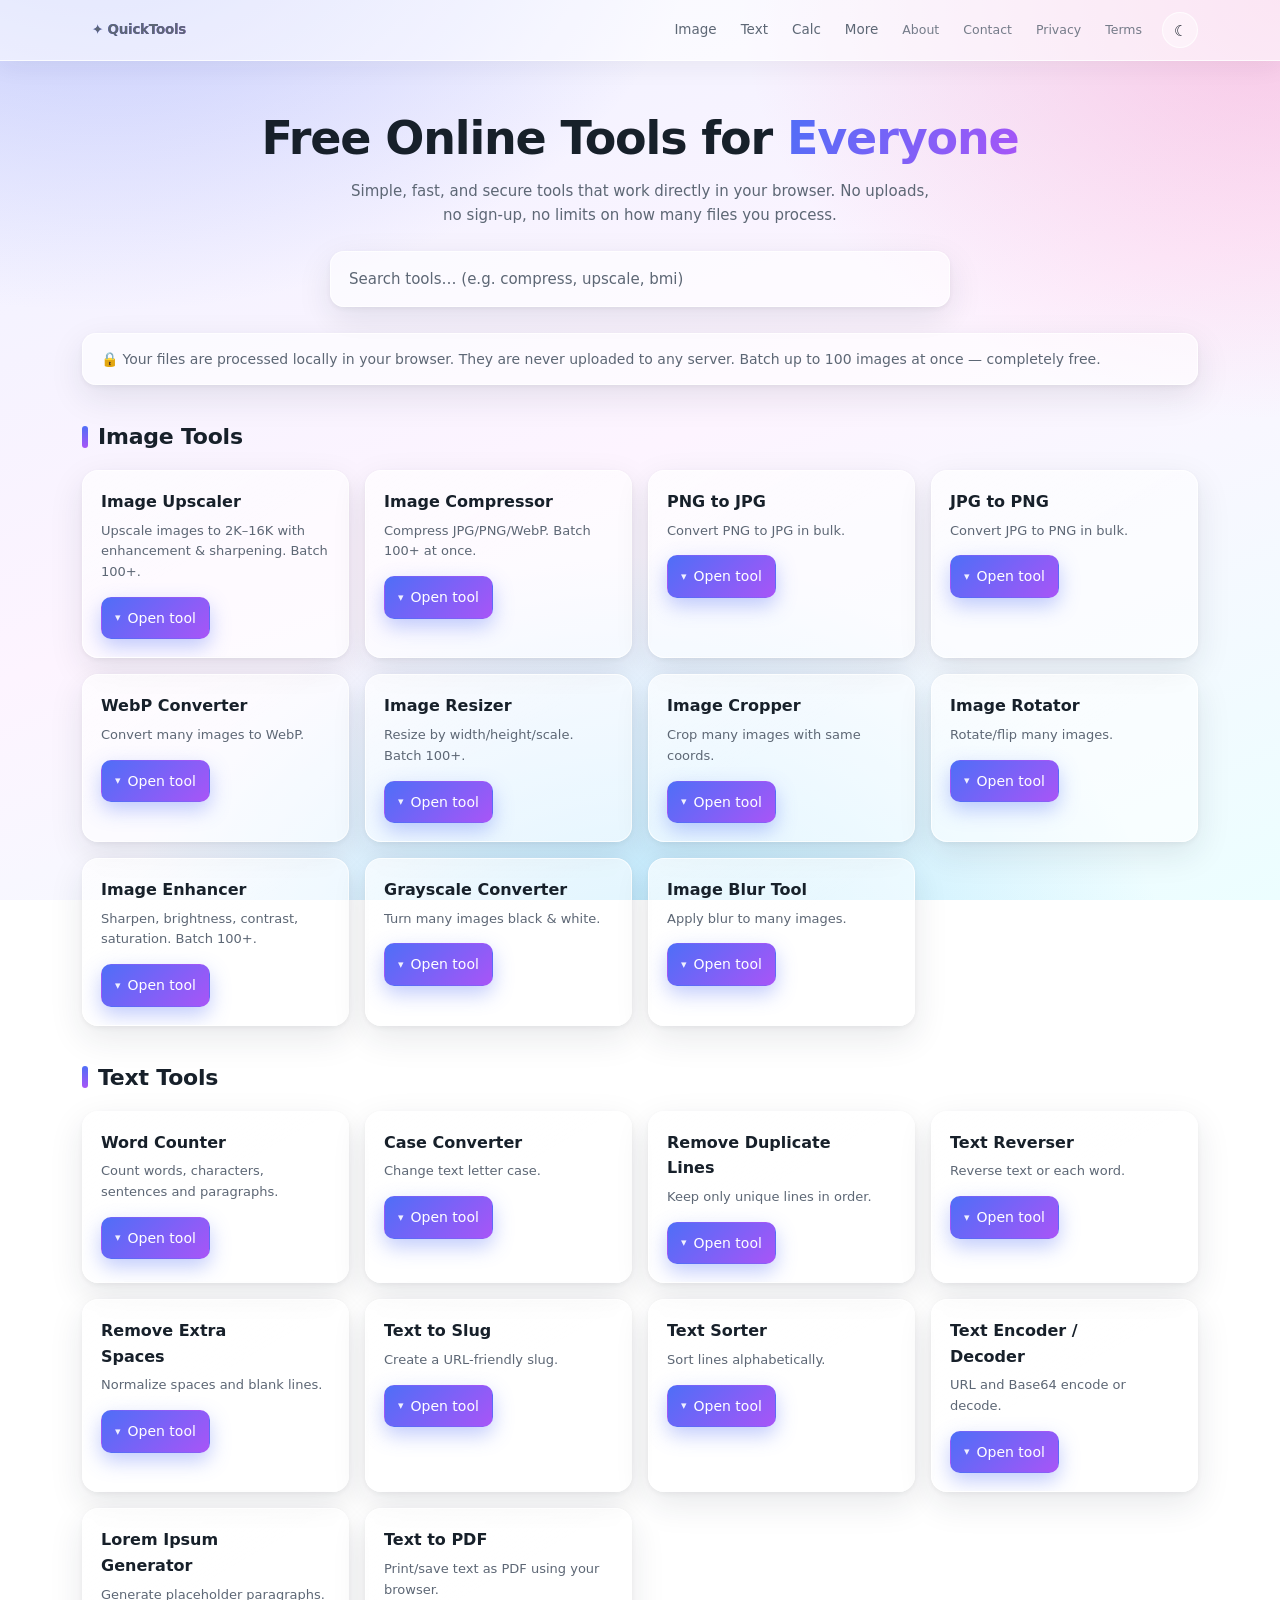
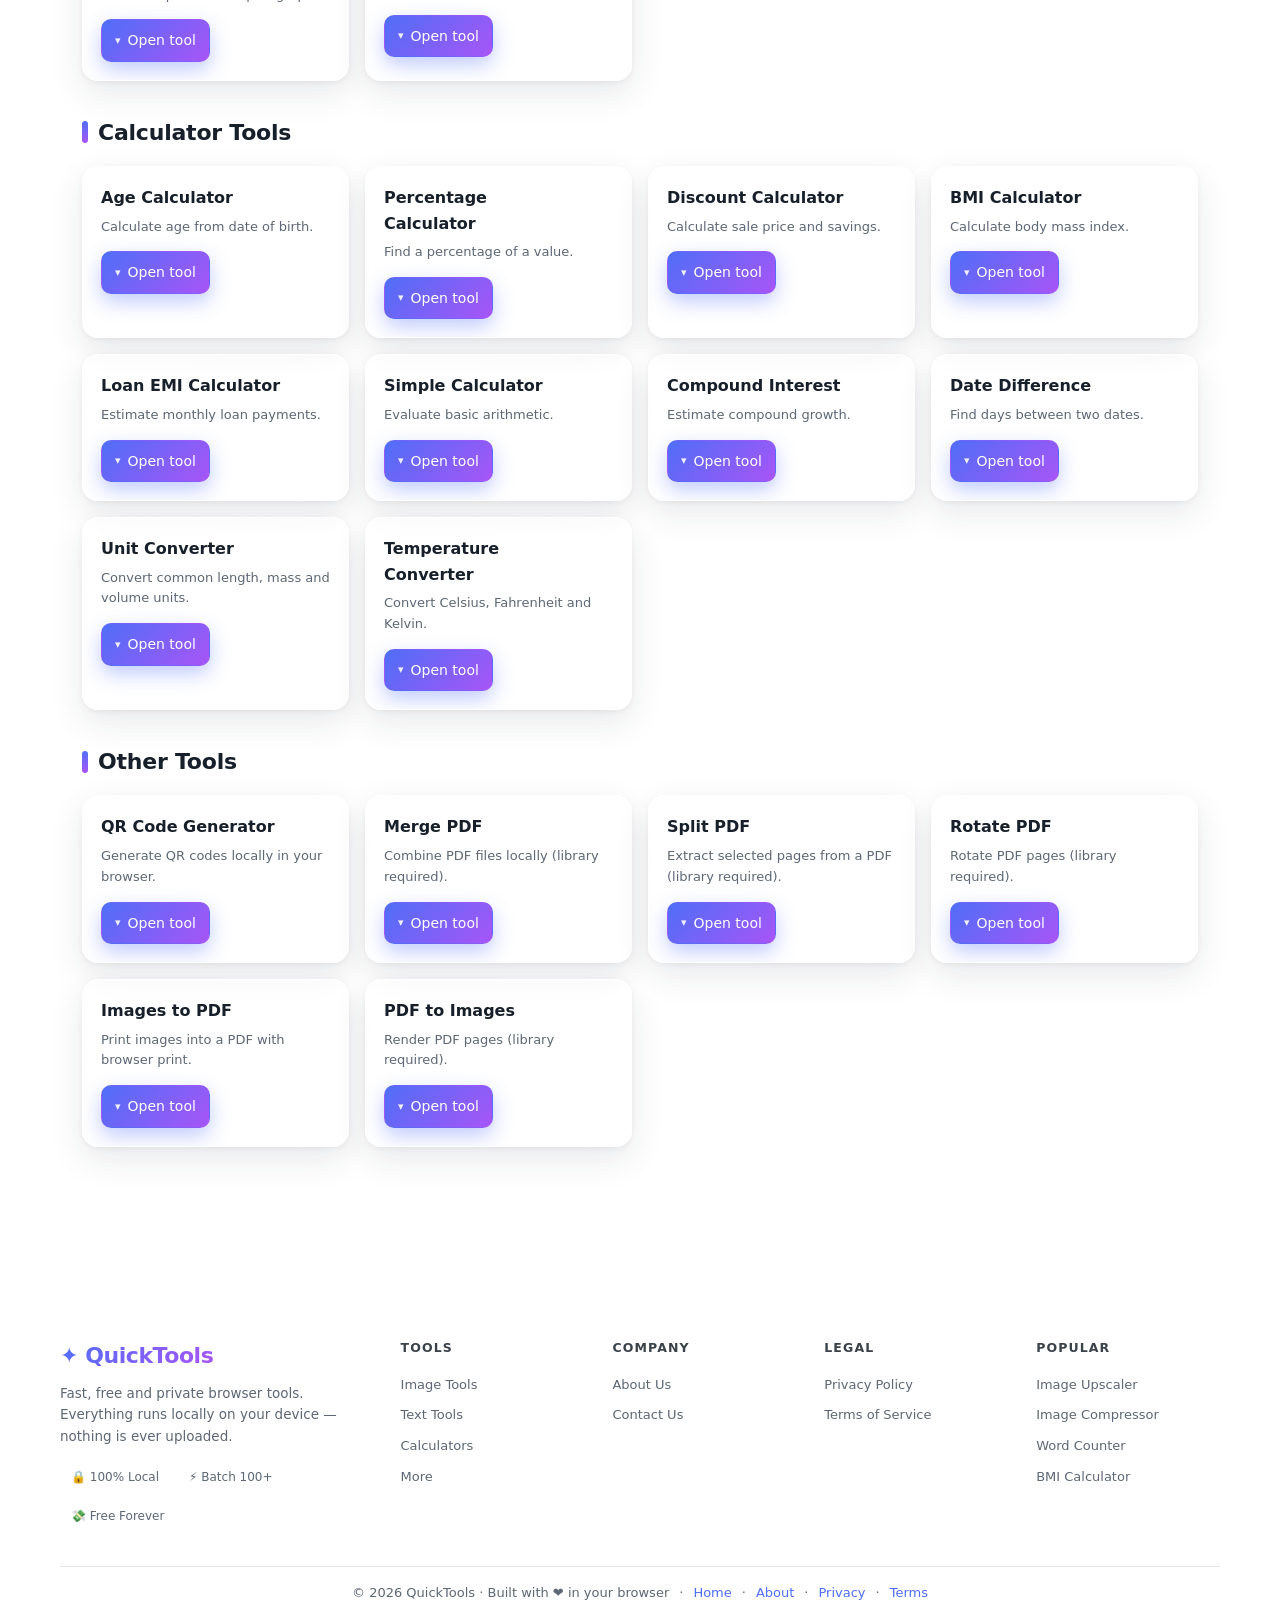
<file: Quicktools.com.html>
<!doctype html>
<html lang="en">
<head>
  <meta name="google-site-verification" content="V4uOs16UFk9myuSWoifDbC1FnORYnchgCC2D92Q3CQY" />
<meta charset="utf-8"><meta name="viewport" content="width=device-width,initial-scale=1">
<title>QuickTools — Free Online Tools, Privacy-First</title>
<meta name="description" content="Free browser-based tools for images, text and calculations. No uploads, no sign-up. Batch process 100+ images, upscale to 16K, convert, compress and more.">
<style>
:root{
  color-scheme:light;
  --text:#17202a;--muted:#5d6775;--accent:#4f6ef7;--accent-2:#a855f7;
  --glass:rgba(255,255,255,.55);--glass-strong:rgba(255,255,255,.75);--glass-2:rgba(255,255,255,.38);
  --stroke:rgba(255,255,255,.75);--line:rgba(17,24,39,.10);--input-bg:rgba(255,255,255,.55);
  --soft:rgba(79,110,247,.10);
  --shadow:0 12px 34px rgba(31,41,55,.10),0 2px 6px rgba(31,41,55,.06);
  --shadow-hover:0 18px 46px rgba(31,41,55,.16);
  --radius:16px;--ease:cubic-bezier(.4,0,.2,1);--ease-out:cubic-bezier(.16,1,.3,1);
  --success:#10b981;--danger:#ef4444;
}
body.dark{
  color-scheme:dark;--text:#e8eef7;--muted:#9fadbf;
  --glass:rgba(30,41,59,.55);--glass-strong:rgba(30,41,59,.78);--glass-2:rgba(255,255,255,.07);
  --stroke:rgba(255,255,255,.12);--line:rgba(255,255,255,.12);--input-bg:rgba(15,23,42,.45);
  --soft:rgba(99,102,241,.18);
  --shadow:0 14px 40px rgba(0,0,0,.45);--shadow-hover:0 18px 46px rgba(0,0,0,.62);
}
*{box-sizing:border-box}
html{scroll-behavior:smooth}
body{
  margin:0;min-height:100vh;color:var(--text);
  font:15px/1.6 system-ui,-apple-system,"Segoe UI",Roboto,sans-serif;
  background:
    radial-gradient(1000px 700px at 8% -12%, rgba(129,140,248,.45), transparent 60%),
    radial-gradient(900px 700px at 100% 0%, rgba(244,114,182,.35), transparent 60%),
    radial-gradient(900px 800px at 50% 115%, rgba(56,189,248,.35), transparent 60%),
    linear-gradient(160deg,#eef2ff,#fdf4ff 50%,#ecfeff);
  background-attachment:fixed;background-repeat:no-repeat;
  animation:appIn .55s var(--ease-out) both;transition:color .35s var(--ease);
}
body.dark{
  background:
    radial-gradient(1000px 700px at 8% -12%, rgba(79,70,229,.45), transparent 60%),
    radial-gradient(900px 700px at 100% 0%, rgba(190,24,93,.35), transparent 60%),
    radial-gradient(900px 800px at 50% 115%, rgba(14,116,144,.45), transparent 60%),
    linear-gradient(160deg,#0b1220,#111827 50%,#0b1220);
  background-attachment:fixed;background-repeat:no-repeat;
}
@keyframes appIn{from{opacity:0}to{opacity:1}}
::selection{background:rgba(79,110,247,.35)}
::-webkit-scrollbar{width:10px;height:10px}
::-webkit-scrollbar-track{background:transparent}
::-webkit-scrollbar-thumb{background:rgba(120,135,160,.35);border-radius:10px}
::-webkit-scrollbar-thumb:hover{background:rgba(120,135,160,.55)}

header{position:sticky;top:0;z-index:50;background:var(--glass);border-bottom:1px solid var(--stroke);
  backdrop-filter:blur(18px) saturate(170%);-webkit-backdrop-filter:blur(18px) saturate(170%);
  box-shadow:0 6px 24px rgba(31,41,55,.06);
  transition:background-color .35s var(--ease),border-color .35s var(--ease)}
.nav{max-width:1160px;margin:auto;padding:12px 22px;display:flex;align-items:center;gap:4px;flex-wrap:wrap}
.brand{font-weight:800;font-size:20px;letter-spacing:-.02em;margin-right:auto;
  background:linear-gradient(120deg,var(--accent),var(--accent-2));
  -webkit-background-clip:text;background-clip:text;color:transparent;text-decoration:none}
.nav a{color:var(--muted);text-decoration:none;font-size:13.5px;padding:7px 10px;border-radius:9px;
  transition:color .2s var(--ease),background-color .2s var(--ease),transform .2s var(--ease)}
.nav a:hover{color:var(--text);background:var(--glass-2);transform:translateY(-1px)}
.nav a.active{color:var(--accent);background:var(--soft)}
.nav a.nav-legal{font-size:12.5px;opacity:.85}
#theme{width:36px;height:36px;border-radius:50%;border:1px solid var(--stroke);background:var(--glass-2);
  color:var(--text);cursor:pointer;font-size:15px;line-height:1;display:grid;place-items:center;margin-left:6px;
  transition:transform .35s var(--ease-out),background-color .25s var(--ease),border-color .25s var(--ease)}
#theme:hover{transform:rotate(-15deg) scale(1.08)}

.hero{max-width:1160px;margin:52px auto 26px;padding:0 22px;text-align:center}
.hero h1{font-size:clamp(28px,5vw,46px);line-height:1.12;margin:0 0 14px;letter-spacing:-.025em}
.hero h1 span{background:linear-gradient(120deg,var(--accent),var(--accent-2));
  -webkit-background-clip:text;background-clip:text;color:transparent}
.hero p{color:var(--muted);margin:0 auto 24px;max-width:600px}
.search{width:min(620px,100%);padding:15px 18px;border:1px solid var(--stroke);border-radius:14px;
  background:var(--glass);color:var(--text);font:inherit;outline:none;
  backdrop-filter:blur(14px) saturate(160%);-webkit-backdrop-filter:blur(14px) saturate(160%);
  box-shadow:var(--shadow);
  transition:border-color .25s var(--ease),box-shadow .25s var(--ease),transform .25s var(--ease)}
.search::placeholder{color:var(--muted)}
.search:focus{border-color:var(--accent);box-shadow:0 0 0 4px rgba(79,110,247,.16),var(--shadow);transform:translateY(-1px)}

.wrap{max-width:1160px;margin:auto;padding:0 22px 60px}
.notice{background:var(--glass);border:1px solid var(--stroke);padding:14px 18px;border-radius:14px;
  color:var(--muted);margin:22px 0 8px;font-size:14px;
  backdrop-filter:blur(14px) saturate(160%);-webkit-backdrop-filter:blur(14px) saturate(160%);
  box-shadow:var(--shadow);transition:background-color .35s var(--ease),border-color .35s var(--ease)}
.section{margin:34px 0;scroll-margin-top:92px}
.section h2{font-size:22px;margin:0 0 16px;display:flex;align-items:center;gap:10px;letter-spacing:-.01em}
.section h2::before{content:"";width:6px;height:22px;border-radius:4px;
  background:linear-gradient(180deg,var(--accent),var(--accent-2))}
.grid{display:grid;grid-template-columns:repeat(auto-fit,minmax(235px,1fr));gap:16px}

.card{position:relative;background:var(--glass);border:1px solid var(--stroke);border-radius:var(--radius);
  padding:18px;backdrop-filter:blur(16px) saturate(170%);-webkit-backdrop-filter:blur(16px) saturate(170%);
  box-shadow:var(--shadow);transition:transform .3s var(--ease-out),box-shadow .3s var(--ease),
  background-color .35s var(--ease),border-color .35s var(--ease);
  scroll-margin-top:96px;overflow:hidden;animation:cardIn .45s var(--ease-out) both}
@keyframes cardIn{from{opacity:0;transform:translateY(8px)}to{opacity:1;transform:translateY(0)}}
.card::after{content:"";position:absolute;inset:0;pointer-events:none;border-radius:inherit;
  background:linear-gradient(150deg,rgba(255,255,255,.45),rgba(255,255,255,0) 45%);
  opacity:.6;transition:opacity .3s var(--ease)}
body.dark .card::after{background:linear-gradient(150deg,rgba(255,255,255,.10),rgba(255,255,255,0) 45%)}
.card:hover{transform:translateY(-3px);box-shadow:var(--shadow-hover)}
.card:hover::after{opacity:.9}
.card.open{background:var(--glass-strong)}
.card h3{margin:0 0 6px;font-size:16px;padding-right:36px;position:relative;z-index:1}
.card p{color:var(--muted);font-size:13px;margin:0 0 14px;position:relative;z-index:1}
.card-x{position:absolute;top:12px;right:12px;z-index:2;width:30px;height:30px;border-radius:50%;
  border:1px solid var(--stroke);background:var(--glass-2);color:var(--muted);cursor:pointer;font-size:12px;line-height:1;
  display:none;align-items:center;justify-content:center;
  transition:transform .3s var(--ease-out),background-color .2s var(--ease),color .2s var(--ease),border-color .2s var(--ease)}
.card.open .card-x{display:flex;animation:popIn .35s var(--ease-out) both}
@keyframes popIn{from{opacity:0;transform:scale(.5)}to{opacity:1;transform:scale(1)}}
.card-x:hover{color:#fff;border-color:transparent;transform:rotate(90deg) scale(1.1);
  background:linear-gradient(135deg,#f43f5e,#e11d48)}

.btn{display:inline-flex;align-items:center;gap:7px;border:1px solid var(--stroke);background:var(--glass-2);
  color:var(--text);border-radius:10px;padding:9px 13px;cursor:pointer;font:inherit;font-size:14px;
  transition:transform .25s var(--ease-out),box-shadow .25s var(--ease),background-color .25s var(--ease),color .2s var(--ease);
  position:relative;z-index:1;text-decoration:none}
.btn:hover{transform:translateY(-1px);background:var(--glass)}
.btn:active{transform:translateY(0) scale(.98)}
.btn:disabled{opacity:.55;cursor:not-allowed;transform:none;filter:grayscale(.4)}
.btn.primary{background:linear-gradient(135deg,var(--accent),var(--accent-2));color:#fff;border-color:transparent;
  box-shadow:0 8px 20px rgba(79,110,247,.35)}
.btn.primary:hover:not(:disabled){box-shadow:0 12px 28px rgba(79,110,247,.5)}
.btn .ico{font-size:11px;opacity:.9;display:inline-block;transition:transform .3s var(--ease-out)}

.tool{display:none;margin-top:16px;border-top:1px solid var(--line);padding-top:16px;position:relative;z-index:1;
  transition:border-color .35s var(--ease)}
.card.open .tool{display:block;animation:openTool .4s var(--ease-out) both}
@keyframes openTool{from{opacity:0;transform:translateY(-10px)}to{opacity:1;transform:none}}

.tool-info{margin-bottom:14px;padding:12px 14px;background:var(--glass-2);border-radius:10px;
  border-left:3px solid var(--accent)}
.tool-info .ti-desc{font-size:13.5px;color:var(--text);margin:0 0 6px}
.tool-info .ti-detail{display:none;margin-top:10px;padding-top:10px;border-top:1px solid var(--line)}
.tool-info.expanded .ti-detail{display:block;animation:openTool .35s var(--ease-out) both}
.tool-info .ti-toggle{background:none;border:0;color:var(--accent);cursor:pointer;font-size:12.5px;
  padding:0;font-family:inherit;text-decoration:underline}
.tool-info .ti-detail h4{font-size:11.5px;text-transform:uppercase;letter-spacing:.08em;color:var(--muted);
  margin:10px 0 4px}
.tool-info .ti-detail ol,.tool-info .ti-detail ul{margin:4px 0;padding-left:20px;font-size:13px;color:var(--text)}
.tool-info .ti-detail li{margin:3px 0}
.tool-info .ti-detail p{font-size:13px;margin:4px 0;color:var(--text)}

.field{display:block;margin:10px 0;color:var(--muted);font-size:13px;font-weight:500}
.field input,.field select,.field textarea{display:block;width:100%;margin-top:6px;padding:10px 12px;
  border:1px solid var(--line);border-radius:10px;background:var(--input-bg);color:var(--text);font:inherit;outline:none;
  transition:border-color .2s var(--ease),box-shadow .2s var(--ease),background-color .35s var(--ease)}
.field input:focus,.field select:focus,.field textarea:focus{border-color:var(--accent);box-shadow:0 0 0 3px rgba(79,110,247,.18)}
.field input[type=checkbox]{width:auto;height:18px;margin-top:8px;accent-color:var(--accent)}
.field input[type=range]{padding:0;border:0;background:transparent;accent-color:var(--accent)}
.field textarea{min-height:100px;resize:vertical}
.field.row{display:flex;align-items:center;gap:10px;color:var(--text);font-size:13.5px}
.field.row input[type=checkbox]{margin-top:0}

.actions{display:flex;flex-wrap:wrap;gap:8px;margin-top:12px}
.result{white-space:pre-wrap;overflow-wrap:anywhere;margin-top:12px;padding:11px 13px;
  background:var(--soft);border-radius:10px;font-size:13px;color:var(--text);
  transition:background-color .35s var(--ease)}
.filedrop{border:1px dashed rgba(120,135,160,.55);padding:16px;text-align:center;border-radius:12px;
  margin:10px 0;color:var(--muted);transition:background-color .25s var(--ease),border-color .25s var(--ease)}
.filedrop:hover{background:var(--glass-2)}
.filedrop.dragover{background:var(--soft);border-color:var(--accent)}
.filedrop input[type=file]{margin-top:10px;font-size:13px;color:var(--muted)}
img.preview{display:block;max-width:100%;max-height:200px;margin:14px auto;border-radius:10px;
  box-shadow:var(--shadow);animation:cardIn .4s var(--ease-out) both}
.hidden{display:none!important}
.batch-info{margin-top:10px;padding:8px 12px;font-size:12.5px;color:var(--muted);
  background:var(--glass-2);border-radius:8px}
.progress-wrap{height:6px;background:var(--input-bg);border-radius:3px;margin-top:10px;overflow:hidden}
.progress-bar{height:100%;background:linear-gradient(90deg,var(--accent),var(--accent-2));
  width:0;transition:width .25s var(--ease)}
.results-list{margin-top:14px;max-height:320px;overflow-y:auto;border:1px solid var(--line);
  border-radius:10px;background:var(--input-bg);padding:4px}
.result-row{display:flex;align-items:center;gap:10px;padding:8px 10px;border-radius:8px;font-size:12.5px;
  transition:background .2s}
.result-row:hover{background:var(--glass-2)}
.result-row + .result-row{border-top:1px solid var(--line)}
.result-name{flex:1;overflow:hidden;text-overflow:ellipsis;white-space:nowrap;color:var(--text)}
.result-meta{color:var(--muted);font-size:11.5px;white-space:nowrap}
.result-dl{padding:4px 10px;background:var(--accent);color:#fff;border-radius:6px;text-decoration:none;
  font-size:11.5px;transition:background .2s}
.result-dl:hover{background:#3a5ce0}
.result-row.error .result-meta{color:var(--danger)}

.page{display:none}
.page.active{display:block;animation:pageIn .45s var(--ease-out) both}
@keyframes pageIn{from{opacity:0;transform:translateY(6px)}to{opacity:1;transform:none}}
.content-page{max-width:820px;margin:auto;padding:50px 22px 70px}
.content-page h1{font-size:clamp(28px,4.5vw,40px);line-height:1.15;margin:0 0 10px;letter-spacing:-.025em}
.content-page .meta{color:var(--muted);font-size:13px;margin:0 0 30px}
.content-page h2{font-size:21px;margin:34px 0 12px;padding-bottom:8px;border-bottom:1px solid var(--line);
  display:flex;align-items:center;gap:10px;letter-spacing:-.01em}
.content-page h2::before{content:"";width:5px;height:20px;border-radius:3px;
  background:linear-gradient(180deg,var(--accent),var(--accent-2))}
.content-page h3{font-size:16.5px;margin:22px 0 6px}
.content-page p{color:var(--text);line-height:1.75;margin:10px 0}
.content-page ul,.content-page ol{padding-left:22px;margin:10px 0;color:var(--text)}
.content-page li{margin:6px 0;line-height:1.7}
.content-page a{color:var(--accent);text-decoration:none}
.content-page a:hover{text-decoration:underline}
.content-page .lead{font-size:16.5px;color:var(--muted);margin:0 0 26px;line-height:1.7}
.callout{background:var(--glass);border:1px solid var(--stroke);border-left:3px solid var(--accent);
  border-radius:12px;padding:14px 18px;margin:20px 0;font-size:14px;
  backdrop-filter:blur(10px);-webkit-backdrop-filter:blur(10px)}
.callout strong{color:var(--text)}
.callout.warn{border-left-color:#f59e0b;background:rgba(245,158,11,.08)}
.feature-grid{display:grid;grid-template-columns:repeat(auto-fit,minmax(220px,1fr));gap:14px;margin:24px 0}
.feature-card{background:var(--glass);border:1px solid var(--stroke);border-radius:12px;padding:16px;
  backdrop-filter:blur(10px);-webkit-backdrop-filter:blur(10px)}
.feature-card h3{margin:0 0 6px;font-size:15px}
.feature-card p{font-size:13px;color:var(--muted);margin:0}

/* CONTACT FORM */
.contact-form{display:grid;gap:12px;margin:22px 0}
.contact-form label{display:block;font-size:13.5px;color:var(--muted);font-weight:500}
.contact-form input,.contact-form select,.contact-form textarea{width:100%;margin-top:6px;padding:11px 13px;
  border:1px solid var(--line);border-radius:10px;background:var(--input-bg);color:var(--text);
  font:inherit;outline:none;transition:.2s}
.contact-form input:focus,.contact-form select:focus,.contact-form textarea:focus{border-color:var(--accent);
  box-shadow:0 0 0 3px rgba(79,110,247,.18)}
.contact-form textarea{min-height:130px;resize:vertical}
.contact-form .row2{display:grid;grid-template-columns:1fr 1fr;gap:12px}
@media(max-width:560px){.contact-form .row2{grid-template-columns:1fr}}

.phone-row{display:flex;gap:8px;margin-top:6px}
.phone-row select{max-width:170px;flex-shrink:0;margin-top:0!important}
.phone-row input{flex:1;margin-top:0!important}

.upload-grid{display:grid;grid-template-columns:1fr 1fr;gap:12px;margin:14px 0}
@media(max-width:560px){.upload-grid{grid-template-columns:1fr}}
.upload-box{border:1px dashed rgba(120,135,160,.55);border-radius:12px;padding:16px;text-align:center;
  transition:.2s;background:var(--input-bg)}
.upload-box:hover{border-color:var(--accent)}
.upload-box.has-file{border-color:var(--success);border-style:solid;background:rgba(16,185,129,.07)}
.upload-box.has-error{border-color:var(--danger);border-style:solid;background:rgba(239,68,68,.07)}
.upload-box .ub-title{font-size:13px;color:var(--muted);margin-bottom:10px;font-weight:600}
.upload-box.has-file .ub-title{color:var(--success)}
.upload-box input[type=file]{display:none}
.upload-btn{display:inline-block;padding:8px 16px;background:var(--glass-2);border:1px solid var(--stroke);
  border-radius:8px;cursor:pointer;font-size:13px;transition:.2s;color:var(--text)}
.upload-btn:hover{background:var(--glass)}
.upload-preview{display:block;max-width:100%;max-height:110px;margin:10px auto 0;border-radius:8px;
  box-shadow:0 4px 10px rgba(0,0,0,.12);object-fit:cover}

.verify-status{margin-top:8px;font-size:12px;min-height:16px;transition:.3s;text-align:center;line-height:1.4}
.verify-status.checking{color:var(--muted)}
.verify-status.ok{color:var(--success);font-weight:600}
.verify-status.err{color:var(--danger);font-weight:600}

.validation-list{display:grid;grid-template-columns:1fr 1fr;gap:6px 16px;margin:16px 0;padding:14px 18px;
  background:var(--glass-2);border-radius:12px;font-size:12.5px}
@media(max-width:560px){.validation-list{grid-template-columns:1fr}}
.val-item{display:flex;align-items:center;gap:7px;color:var(--muted);transition:color .3s var(--ease)}
.val-item.ok{color:var(--success);font-weight:600}
.val-icon{font-size:13px;width:14px;display:inline-flex;justify-content:center;font-weight:700}
.send-status{margin-top:12px;font-size:13px;color:var(--muted);padding:10px 14px;border-radius:10px;
  background:var(--glass-2);transition:.3s}
.send-status.ok{color:var(--success);background:rgba(16,185,129,.1)}
.send-status.err{color:var(--danger);background:rgba(239,68,68,.1)}

.direct-contact{margin-top:30px;padding:20px 22px;border-radius:14px;
  background:var(--glass);border:1px solid var(--stroke);transition:.4s var(--ease);position:relative}
.direct-contact h2{margin-top:0!important;margin-bottom:12px!important;border-bottom:0!important;padding-bottom:0!important}
.direct-contact h2::before{display:none!important}
.direct-contact .unlocked-msg{display:none}
.direct-contact .locked-msg{font-size:14px;color:var(--muted);line-height:1.6}
.direct-contact.unlocked{background:rgba(16,185,129,.08);border-color:rgba(16,185,129,.45);
  box-shadow:0 8px 24px rgba(16,185,129,.15)}
.direct-contact.unlocked .unlocked-msg{display:block;animation:pageIn .5s var(--ease-out) both}
.direct-contact.unlocked .locked-msg{display:none}
.hint-text{font-size:12.5px;color:var(--muted);margin-left:10px;display:inline-block}

/* FOOTER */
.site-footer{margin-top:50px;border-top:1px solid var(--stroke);background:var(--glass);
  backdrop-filter:blur(20px) saturate(170%);-webkit-backdrop-filter:blur(20px) saturate(170%);
  padding:46px 22px 0;transition:background-color .35s var(--ease),border-color .35s var(--ease)}
.footer-inner{max-width:1160px;margin:auto;display:grid;grid-template-columns:1.7fr 1fr 1fr 1fr 1fr;gap:28px;padding-bottom:34px}
.footer-brand .brand{font-size:22px;margin:0 0 10px;display:inline-block}
.footer-brand p{color:var(--muted);font-size:13.5px;margin:0 0 14px;max-width:330px}
.badges{display:flex;flex-wrap:wrap;gap:8px}
.badges span{font-size:12px;color:var(--muted);border:1px solid var(--stroke);background:var(--glass-2);
  padding:5px 10px;border-radius:999px;transition:background-color .25s var(--ease),color .2s var(--ease)}
.badges span:hover{color:var(--text)}
.footer-col h4{margin:0 0 12px;font-size:12.5px;text-transform:uppercase;letter-spacing:.09em;color:var(--text);opacity:.85}
.footer-col a{display:block;color:var(--muted);text-decoration:none;font-size:13px;padding:5px 0;
  transition:color .2s var(--ease),transform .2s var(--ease)}
.footer-col a:hover{color:var(--accent);transform:translateX(3px)}
.footer-bottom{max-width:1160px;margin:auto;border-top:1px solid var(--line);padding:16px 0 22px;text-align:center;
  color:var(--muted);font-size:13px;display:flex;flex-wrap:wrap;gap:10px;justify-content:center;align-items:center;
  transition:border-color .35s var(--ease)}
.footer-bottom a{color:var(--accent);text-decoration:none;transition:opacity .2s var(--ease)}
.footer-bottom a:hover{text-decoration:underline;opacity:.8}

@media(max-width:900px){.footer-inner{grid-template-columns:1fr 1fr 1fr}}
@media(max-width:650px){
  .nav{gap:2px;padding:10px 14px}
  .nav a.nav-legal{display:none}
  .hero{margin-top:34px}
  .footer-inner{grid-template-columns:1fr 1fr}
  .content-page{padding:32px 18px 60px}
}
</style></head>
<body id="top">

<header>
  <nav class="nav">
    <a href="#/" class="brand">✦ QuickTools</a>
    <a href="#/image" data-route="image">Image</a>
    <a href="#/text" data-route="text">Text</a>
    <a href="#/calc" data-route="calc">Calc</a>
    <a href="#/more" data-route="more">More</a>
    <a href="#/about" data-route="about" class="nav-legal">About</a>
    <a href="#/contact" data-route="contact" class="nav-legal">Contact</a>
    <a href="#/privacy" data-route="privacy" class="nav-legal">Privacy</a>
    <a href="#/terms" data-route="terms" class="nav-legal">Terms</a>
    <button id="theme" aria-label="Toggle theme">☾</button>
  </nav>
</header>

<!-- ==================== HOME ==================== -->
<div id="view-home" class="page active">
  <section class="hero">
    <h1>Free Online Tools for <span>Everyone</span></h1>
    <p>Simple, fast, and secure tools that work directly in your browser. No uploads, no sign-up, no limits on how many files you process.</p>
    <input class="search" id="search" placeholder="Search tools… (e.g. compress, upscale, bmi)">
  </section>
  <main class="wrap">
    <div class="notice">🔒 Your files are processed locally in your browser. They are never uploaded to any server. Batch up to 100 images at once — completely free.</div>
    <div id="sections"></div>
  </main>
</div>

<!-- ==================== ABOUT ==================== -->
<div id="view-about" class="page">
  <main class="content-page">
    <h1>About QuickTools</h1>
    <p class="meta">Last updated: November 2025</p>
    <p class="lead">QuickTools is a free, privacy-first collection of browser-based utilities for images, text, and calculations. Every tool runs entirely on your device — your files never leave your computer.</p>

    <h2>Our Mission</h2>
    <p>We built QuickTools because most online tools ask you to upload your personal files to a stranger's server — and often want your email address, credit card, or a monthly subscription in exchange. We think basic tools should be simple, fast, and private.</p>
    <p>Every tool on QuickTools runs entirely in JavaScript inside your browser. That means your images, text, and documents are processed on your own device and never transmitted over the internet. It's not just a promise — it's how the code works.</p>

    <h2>What We Offer</h2>
    <div class="feature-grid">
      <div class="feature-card"><h3>🖼️ Image Tools</h3><p>Upscale to 16K, compress, resize, crop, rotate, enhance, blur, and convert between PNG, JPG, and WebP — with batch processing for 100+ files.</p></div>
      <div class="feature-card"><h3>📝 Text Tools</h3><p>Count words, change case, remove duplicates, generate slugs, encode text, create Lorem Ipsum, and export to PDF.</p></div>
      <div class="feature-card"><h3>🧮 Calculators</h3><p>Age, BMI, loan EMI, percentage, discount, compound interest, date difference, unit and temperature conversion.</p></div>
      <div class="feature-card"><h3>🛠️ More Tools</h3><p>QR code generation and PDF utilities (coming with bundled libraries) alongside our other helpful utilities.</p></div>
    </div>

    <h2>Why Choose QuickTools?</h2>
    <ul>
      <li><strong>100% private:</strong> Files stay on your device. Nothing is uploaded, logged, or stored on a server.</li>
      <li><strong>Completely free:</strong> No accounts, no sign-up, no subscription, no daily limits.</li>
      <li><strong>Batch processing:</strong> Process 50–100 images in a single click and download everything as a ZIP file.</li>
      <li><strong>Works offline:</strong> Once the page has loaded, the tools continue to work without an internet connection.</li>
      <li><strong>No installation:</strong> Everything runs in any modern browser on desktop or mobile.</li>
      <li><strong>Transparent code:</strong> The entire site is client-side JavaScript that anyone can inspect.</li>
    </ul>

    <div class="callout"><strong>How it works:</strong> QuickTools uses modern browser APIs like the Canvas API and the File API to read, edit, and export your files locally. When you click "Process", the browser performs all the work in memory on your own device.</div>

    <h2>Our Commitment</h2>
    <p>We believe free tools shouldn't come at the cost of your privacy. QuickTools is funded through unobtrusive advertising that respects your browsing, and we never sell, share, or trade your information. For details, see our <a href="#/privacy">Privacy Policy</a>.</p>

    <h2>Get in Touch</h2>
    <p>Have a question, suggestion, or bug report? We'd love to hear from you. Visit our <a href="#/contact">Contact page</a> to reach out.</p>
  </main>
</div>

<!-- ==================== CONTACT ==================== -->
<div id="view-contact" class="page">
  <main class="content-page">
    <h1>Contact Us</h1>
    <p class="meta">We usually reply within 2 business days.</p>

    <p class="lead">Questions, feedback, bug reports, or partnership ideas — we're here. Fill in the form below to send us a message directly via WhatsApp. All required fields must be filled, and we verify your profile picture and ID card before enabling the Send button.</p>

    <h2>Send Us a Message</h2>

    <div class="callout warn">
      <strong>🔒 Verification required:</strong> To prevent spam, we ask for a valid email, phone number, a clear profile photo showing your face, and a clear photo of your national ID (CNIC for Pakistan, or equivalent for any country). These are sent <strong>only</strong> to our WhatsApp — never uploaded to any server.
    </div>

    <form class="contact-form" id="contactForm" novalidate>
      <div class="row2">
        <label>Your name
          <input type="text" name="name" placeholder="Jane Doe" autocomplete="name">
        </label>
        <label>Your email
          <input type="email" name="email" placeholder="jane@example.com" autocomplete="email">
        </label>
      </div>

      <label>Phone number
        <div class="phone-row">
          <select name="phoneCountry" id="phoneCountry" aria-label="Country code">
            <option value="+92">🇵🇰 PK (+92)</option>
            <option value="+1">🇺🇸 US (+1)</option>
            <option value="+44">🇬🇧 UK (+44)</option>
            <option value="+91">🇮🇳 IN (+91)</option>
            <option value="+971">🇦🇪 AE (+971)</option>
            <option value="+966">🇸🇦 SA (+966)</option>
            <option value="+86">🇨🇳 CN (+86)</option>
            <option value="+81">🇯🇵 JP (+81)</option>
            <option value="+49">🇩🇪 DE (+49)</option>
            <option value="+33">🇫🇷 FR (+33)</option>
            <option value="+61">🇦🇺 AU (+61)</option>
            <option value="+880">🇧🇩 BD (+880)</option>
            <option value="+977">🇳🇵 NP (+977)</option>
            <option value="+94">🇱🇰 LK (+94)</option>
            <option value="+20">🇪🇬 EG (+20)</option>
            <option value="+27">🇿🇦 ZA (+27)</option>
            <option value="+55">🇧🇷 BR (+55)</option>
            <option value="+52">🇲🇽 MX (+52)</option>
            <option value="+90">🇹🇷 TR (+90)</option>
            <option value="+7">🇷🇺 RU (+7)</option>
            <option value="+62">🇮🇩 ID (+62)</option>
            <option value="+60">🇲🇾 MY (+60)</option>
            <option value="+63">🇵🇭 PH (+63)</option>
            <option value="+84">🇻🇳 VN (+84)</option>
            <option value="+234">🇳🇬 NG (+234)</option>
            <option value="+254">🇰🇪 KE (+254)</option>
            <option value="+31">🇳🇱 NL (+31)</option>
            <option value="+39">🇮🇹 IT (+39)</option>
            <option value="+34">🇪🇸 ES (+34)</option>
            <option value="+46">🇸🇪 SE (+46)</option>
          </select>
          <input type="tel" name="phone" placeholder="300 1234567" autocomplete="tel">
        </div>
      </label>

      <label>ID type (uploaded below)
        <select name="idType" id="idTypeSelect">
          <option value="">— Select ID type —</option>
          <option value="pk-cnic">🇵🇰 Pakistan CNIC (Front)</option>
          <option value="in-aadhaar">🇮🇳 India Aadhaar</option>
          <option value="us-id">🇺🇸 USA Driver's License / State ID</option>
          <option value="uk-id">🇬🇧 UK Driving License / ID Card</option>
          <option value="eu-id">🇪🇺 EU National ID Card</option>
          <option value="ca-id">🇨🇦 Canada Driver's License / ID</option>
          <option value="au-id">🇦🇺 Australia Driver's License / ID</option>
          <option value="other">🌍 Other Country ID Card</option>
        </select>
      </label>

      <label>Reason for contact
        <select name="reason" id="reasonSelect">
          <option value="">— Select a valid reason —</option>
          <option value="verification">Account / Identity Verification</option>
          <option value="bug">Bug Report</option>
          <option value="feature">Feature Request</option>
          <option value="business">Business Inquiry</option>
          <option value="privacy">Privacy Concern</option>
          <option value="advertising">Advertising Inquiry</option>
          <option value="other">Other</option>
        </select>
      </label>

      <label>Message
        <textarea name="message" placeholder="Tell us more… (minimum 10 characters)"></textarea>
      </label>

      <div class="upload-grid">
        <div class="upload-box" id="profileBox">
          <div class="ub-title">📸 Profile Picture (clear face photo)</div>
          <label class="upload-btn" for="profilePic">Choose file</label>
          <input type="file" id="profilePic" accept="image/*">
          <div class="verify-status" id="profileStatus"></div>
          <img class="upload-preview hidden" id="profilePreview" alt="Profile preview">
        </div>
        <div class="upload-box" id="cnicBox">
          <div class="ub-title" id="cnicBoxTitle">🪪 ID Card (front side)</div>
          <label class="upload-btn" for="cnicPic">Choose file</label>
          <input type="file" id="cnicPic" accept="image/*">
          <div class="verify-status" id="cnicStatus"></div>
          <img class="upload-preview hidden" id="cnicPreview" alt="ID preview">
        </div>
      </div>

      <div class="validation-list" id="valStatus">
        <div class="val-item" data-check="name"><span class="val-icon">○</span> Name entered</div>
        <div class="val-item" data-check="email"><span class="val-icon">○</span> Valid email</div>
        <div class="val-item" data-check="phone"><span class="val-icon">○</span> Valid phone number</div>
        <div class="val-item" data-check="idType"><span class="val-icon">○</span> ID type selected</div>
        <div class="val-item" data-check="reason"><span class="val-icon">○</span> Reason selected</div>
        <div class="val-item" data-check="message"><span class="val-icon">○</span> Message (10+ chars)</div>
        <div class="val-item" data-check="profile"><span class="val-icon">○</span> Face detected in photo</div>
        <div class="val-item" data-check="cnic"><span class="val-icon">○</span> ID card verified</div>
      </div>

      <div>
        <button type="submit" class="btn primary" id="sendBtn" disabled>📱 Send via WhatsApp</button>
        <span class="hint-text">Complete all checks above to enable</span>
      </div>
      <div id="sendStatus" class="send-status hidden"></div>
    </form>

    <!-- Email hidden until all validations pass -->
    <div id="directContact" class="direct-contact locked">
      <h2>Direct Contact</h2>
      <div class="locked-msg">
        🔒 <strong>Email hidden</strong> — Complete all verification checks above to reveal our direct email address.
      </div>
      <div class="unlocked-msg">
        <p>✅ Verification complete. You can also reach us directly:</p>
        <ul>
          <li><strong>Email:</strong> <a href="mailto:haroonbhatti2225@gmail.com">haroonbhatti2225@gmail.com</a></li>
        </ul>
      </div>
    </div>

    <div class="callout">
      <strong>Note:</strong> Because QuickTools runs entirely in your browser, we cannot receive files or test specific files you upload. Please describe the issue clearly (browser, operating system, tool name, and steps to reproduce) so we can help faster.
    </div>

    <h2>What We Can Help With</h2>
    <ul>
      <li>Bugs or unexpected behavior in any tool</li>
      <li>Requests for new tools or features</li>
      <li>Accessibility or usability feedback</li>
      <li>Advertising and partnership inquiries</li>
      <li>Privacy or data questions</li>
    </ul>

    <h2>Response Times</h2>
    <p>We are a small independent team. Most messages receive a reply within 2 business days. If you haven't heard back within a week, please check your spam folder or resend via WhatsApp.</p>
  </main>
</div>

<!-- ==================== PRIVACY ==================== -->
<div id="view-privacy" class="page">
  <main class="content-page">
    <h1>Privacy Policy</h1>
    <p class="meta">Last updated: November 2025</p>
    <p class="lead">Your privacy matters. This policy explains what information QuickTools collects, what it does not collect, and how we use cookies and third-party services such as advertising.</p>

    <h2>1. The Short Version</h2>
    <ul>
      <li>All file processing happens <strong>inside your browser</strong> — your files are never uploaded.</li>
      <li>We do not require an account and do not ask for personal information to use any tool.</li>
      <li>We use a small number of cookies for analytics and advertising (via Google AdSense).</li>
      <li>You can use most tools even with all cookies blocked.</li>
    </ul>

    <h2>2. Information We Do Not Collect</h2>
    <p>QuickTools does not collect, store, transmit, or have access to:</p>
    <ul>
      <li>Images, videos, or any files you process</li>
      <li>Text you paste into text tools</li>
      <li>Calculations you perform</li>
      <li>Your name, email, or any personal identifier (unless you contact us voluntarily via WhatsApp or email)</li>
    </ul>
    <p>All file and text data is processed client-side using JavaScript APIs (Canvas, File, Blob) and is discarded from memory when you close the tool or the page.</p>

    <h2>3. Contact Form Information</h2>
    <p>When you use our Contact form, the information you provide (name, email, phone number, reason, message, profile picture, and ID card image) is sent <strong>directly to our WhatsApp number</strong> using your own WhatsApp app. It is not sent to, stored on, or processed by any QuickTools server. You control what you send and can cancel at any time in the WhatsApp share dialog.</p>

    <h2>4. Information We Do Collect</h2>
    <p>To understand how the site is used and to display advertisements, we and our partners may collect limited technical information, including:</p>
    <ul>
      <li>Browser type and version, operating system, and device type</li>
      <li>Pages visited, time spent, and referring website</li>
      <li>Approximate geographic location (typically country or region, based on IP)</li>
      <li>Anonymous interaction events (such as which tools are opened)</li>
    </ul>
    <p>This information is aggregated and cannot be used to identify you personally.</p>

    <h2>5. Cookies</h2>
    <p>Cookies are small text files stored in your browser. QuickTools uses cookies for two purposes:</p>
    <ul>
      <li><strong>Functional cookies:</strong> To remember your theme preference (light or dark).</li>
      <li><strong>Analytics and advertising cookies:</strong> Set by third parties such as Google to measure traffic and serve relevant advertisements.</li>
    </ul>
    <p>You can disable cookies in your browser settings at any time. Most QuickTools tools will continue to work without cookies.</p>

    <h2>6. Third-Party Advertising (Google AdSense)</h2>
    <p>QuickTools may display advertisements served by Google AdSense and its partners. Google uses cookies (including the DoubleClick DART cookie) to serve ads based on your prior visits to this and other websites.</p>
    <ul>
      <li>Google's use of advertising cookies enables it and its partners to serve ads based on your visits to QuickTools and other sites on the internet.</li>
      <li>You may opt out of personalized advertising by visiting <a href="https://www.google.com/settings/ads" target="_blank" rel="noopener">Google Ads Settings</a>.</li>
      <li>You can also opt out of third-party vendor cookies by visiting <a href="https://www.aboutads.info/choices/" target="_blank" rel="noopener">www.aboutads.info</a>.</li>
      <li>For more information, see <a href="https://policies.google.com/technologies/ads" target="_blank" rel="noopener">Google's Advertising Policies</a>.</li>
    </ul>

    <h2>7. Third-Party Analytics</h2>
    <p>We may use privacy-respecting analytics to understand which tools are popular and where the site can be improved. Analytics data is aggregated and anonymized. If a specific provider is used, its own privacy policy applies.</p>

    <h2>8. Children's Privacy</h2>
    <p>QuickTools is not directed at children under 13 (or the applicable age in your jurisdiction). We do not knowingly collect personal information from children. If you believe a child has provided us with personal information, please contact us and we will delete it.</p>

    <h2>9. Your Rights</h2>
    <p>Depending on your location (for example, under GDPR in the EU/UK or CCPA in California), you may have rights to access, correct, or delete personal information held about you. Because QuickTools does not collect personal information directly, most requests can be addressed by clearing cookies in your browser and adjusting your Google Ad Settings. For questions, contact us at <strong><a href="mailto:haroonbhatti2225@gmail.com">haroonbhatti2225@gmail.com</a></strong>.</p>

    <h2>10. Data Retention</h2>
    <p>QuickTools does not store any files or text you process. Any aggregate analytics data is retained only as long as necessary to understand site usage and is reviewed periodically.</p>

    <h2>11. Security</h2>
    <p>Because all file processing happens locally, your files never travel over the internet and are therefore not exposed to server-side breaches. We recommend keeping your browser updated to the latest version.</p>

    <h2>12. Changes to This Policy</h2>
    <p>We may update this Privacy Policy from time to time. When we do, we will change the "Last updated" date at the top of this page. Continued use of the site after changes constitutes acceptance of the updated policy.</p>

    <h2>13. Contact</h2>
    <p>Questions about this Privacy Policy? Email us at <strong><a href="mailto:haroonbhatti2225@gmail.com">haroonbhatti2225@gmail.com</a></strong> or use our <a href="#/contact">Contact form</a>.</p>
  </main>
</div>

<!-- ==================== TERMS ==================== -->
<div id="view-terms" class="page">
  <main class="content-page">
    <h1>Terms of Service</h1>
    <p class="meta">Last updated: November 2025</p>
    <p class="lead">Please read these terms carefully before using QuickTools. By accessing or using the site, you agree to be bound by these terms.</p>

    <h2>1. Acceptance of Terms</h2>
    <p>By accessing or using QuickTools (the "Service"), you agree to comply with and be bound by these Terms of Service. If you do not agree with any part of these terms, please do not use the Service.</p>

    <h2>2. Description of Service</h2>
    <p>QuickTools provides free, browser-based utilities for image processing, text manipulation, calculations, and other tasks. All processing is performed on your device using client-side JavaScript. The Service is provided "as is" and may be modified, suspended, or discontinued at any time.</p>

    <h2>3. Use License</h2>
    <p>You are granted a limited, non-exclusive, non-transferable license to access and use QuickTools for personal and commercial purposes, provided that you:</p>
    <ul>
      <li>Do not attempt to reverse engineer, copy, or redistribute the Service for commercial resale.</li>
      <li>Do not use the Service for any unlawful purpose or in violation of any applicable laws.</li>
      <li>Do not attempt to disrupt the Service or its servers (such as through automated scraping at abusive rates).</li>
      <li>Do not remove or alter any copyright, trademark, or attribution notices.</li>
    </ul>

    <h2>4. No Warranty</h2>
    <p>The Service is provided on an "as is" and "as available" basis. QuickTools makes no warranties, expressed or implied, including but not limited to warranties of merchantability, fitness for a particular purpose, or non-infringement. We do not guarantee that the Service will be error-free, uninterrupted, or completely accurate.</p>

    <h2>5. Limitation of Liability</h2>
    <p>To the fullest extent permitted by law, QuickTools and its operators shall not be liable for any indirect, incidental, special, consequential, or punitive damages arising out of or relating to your use of (or inability to use) the Service. This includes, but is not limited to, loss of data, loss of profits, or business interruption.</p>
    <div class="callout"><strong>Important:</strong> Always keep a backup of your original files. Although QuickTools is designed to process files safely, software can behave unexpectedly in some browsers or environments. You use the tools at your own risk.</div>

    <h2>6. Your Responsibilities</h2>
    <p>You are solely responsible for:</p>
    <ul>
      <li>The content of any files or text you process using QuickTools.</li>
      <li>Ensuring you have the legal right to use and modify those files.</li>
      <li>Verifying the accuracy of results (especially calculations and conversions).</li>
      <li>Complying with any applicable local, national, or international laws.</li>
      <li>Any information you voluntarily share with us via the Contact form.</li>
    </ul>

    <h2>7. Intellectual Property</h2>
    <p>The QuickTools name, logo, and original code are the property of their respective owners. You may not use QuickTools's trademarks or branding without prior written permission. The tools themselves do not claim any ownership over files you process — your files remain entirely yours.</p>

    <h2>8. Third-Party Links and Advertisements</h2>
    <p>QuickTools may contain links to third-party websites or display third-party advertisements (for example, via Google AdSense). We are not responsible for the content, accuracy, or practices of those third parties. Your interactions with third parties are governed by their own terms and privacy policies.</p>

    <h2>9. Modifications to Service and Terms</h2>
    <p>We reserve the right to modify these Terms at any time. When we do, we will update the "Last updated" date at the top. Continued use of the Service after changes means you accept the updated terms. We may also add, remove, or change tools at any time.</p>

    <h2>10. Termination</h2>
    <p>We reserve the right to restrict or terminate access to the Service for users who violate these Terms or use the Service in a harmful or abusive way.</p>

    <h2>11. Governing Law</h2>
    <p>These Terms shall be governed by and construed in accordance with applicable laws, without regard to conflict-of-law principles. Any disputes will be resolved in the jurisdiction where QuickTools operates.</p>

    <h2>12. Contact</h2>
    <p>If you have any questions about these Terms, please reach out via our <a href="#/contact">Contact page</a> or email <strong><a href="mailto:haroonbhatti2225@gmail.com">haroonbhatti2225@gmail.com</a></strong>.</p>
  </main>
</div>

<!-- ==================== FOOTER ==================== -->
<footer class="site-footer">
  <div class="footer-inner">
    <div class="footer-brand">
      <a href="#/" class="brand">✦ QuickTools</a>
      <p>Fast, free and private browser tools. Everything runs locally on your device — nothing is ever uploaded.</p>
      <div class="badges"><span>🔒 100% Local</span><span>⚡ Batch 100+</span><span>💸 Free Forever</span></div>
    </div>
    <div class="footer-col"><h4>Tools</h4><a href="#/image">Image Tools</a><a href="#/text">Text Tools</a><a href="#/calc">Calculators</a><a href="#/more">More</a></div>
    <div class="footer-col"><h4>Company</h4><a href="#/about">About Us</a><a href="#/contact">Contact Us</a></div>
    <div class="footer-col"><h4>Legal</h4><a href="#/privacy">Privacy Policy</a><a href="#/terms">Terms of Service</a></div>
    <div class="footer-col"><h4>Popular</h4><a href="#/image">Image Upscaler</a><a href="#/image">Image Compressor</a><a href="#/text">Word Counter</a><a href="#/calc">BMI Calculator</a></div>
  </div>
  <div class="footer-bottom">
    <span>© <span id="year">2025</span> QuickTools · Built with ❤️ in your browser</span>
    <span>·</span><a href="#/">Home</a><span>·</span><a href="#/about">About</a><span>·</span><a href="#/privacy">Privacy</a><span>·</span><a href="#/terms">Terms</a>
  </div>
</footer>

<script>
/* ================= TOOL INFO ================= */
const TOOL_INFO = {
  "Image Upscaler":{desc:"Upscale images to 2K, 4K, 8K, or 16K using progressive high-quality interpolation with optional color enhancement and sharpening.",
    steps:["Select or drag one or more images (batch supported)","Pick a target width (2K–16K)","Toggle ✨ enhancement and adjust sharpening","Click Process All → download individual files or a ZIP"],
    tips:"Stick to 2K/4K for large batches — 8K and 16K use significant memory and may hit browser limits."},
  "Image Compressor":{desc:"Reduce the file size of JPG, PNG, and WebP images with adjustable quality — perfect for websites, email, and social media.",
    steps:["Select images (batch supported)","Move the quality slider (lower = smaller file)","Click Process All","Download individually or as a ZIP"],
    tips:"Quality 75–85% typically balances size and visual quality. Below 50% artifacts become visible."},
  "PNG to JPG":{desc:"Convert PNG images to smaller JPEG files — ideal when you don't need transparency.",
    steps:["Select PNG files","Click Process All","Download the JPG files or ZIP"],
    tips:"JPEG doesn't support transparency. Transparent areas become white in the converted image."},
  "JPG to PNG":{desc:"Convert JPG photos into PNG format — useful for further editing without recompression loss.",
    steps:["Select JPG files","Click Process All","Download PNG files or ZIP"],
    tips:"PNG files are larger than JPG. Use this only when you need PNG for editing."},
  "WebP Converter":{desc:"Convert images to modern WebP format for smaller file sizes and better web performance.",
    steps:["Select images","Click Process All","Download WebP files"],
    tips:"WebP is supported by all modern browsers. Perfect for faster-loading websites."},
  "Image Resizer":{desc:"Resize images by exact width/height or by percentage while optionally keeping the aspect ratio.",
    steps:["Select images","Enter width, height, or scale %","Toggle 'Keep aspect ratio' if needed","Click Process All"],
    tips:"Enable aspect ratio to prevent stretching. Use scale % when you want to keep the original shape."},
  "Image Cropper":{desc:"Crop images using the same X/Y coordinates and width/height across an entire batch.",
    steps:["Select images","Enter X, Y, crop width, and crop height","Click Process All"],
    tips:"Works best when all images have similar dimensions. For different sizes, use one batch per size."},
  "Image Rotator":{desc:"Rotate images by 90°, 180°, 270° or flip them horizontally and vertically — batch-friendly.",
    steps:["Click the rotation buttons to set desired output","Select images","Click Process All"],
    tips:"Rotations are cumulative — click 90° three times to rotate 270°."},
  "Image Enhancer":{desc:"Adjust brightness, contrast, and saturation, plus sharpen details — for batch photo enhancement.",
    steps:["Select images","Adjust sliders (brightness, contrast, saturation, sharpen)","Click Process All"],
    tips:"Sharpening works best at 20–40. Over-sharpening can create visible halos around edges."},
  "Grayscale Converter":{desc:"Convert color images to black-and-white using high-quality luminance conversion.",
    steps:["Select images","Click Process All","Download grayscale results"],
    tips:"For a vintage look, use Image Enhancer first to add contrast, then convert to grayscale."},
  "Image Blur Tool":{desc:"Apply Gaussian-style blur to entire images with adjustable intensity.",
    steps:["Select images","Move the blur slider (0–20 px)","Click Process All"],
    tips:"Great for backgrounds and privacy redaction. Higher values may take longer on large images."},
  "Word Counter":{desc:"Count words, characters, sentences, and paragraphs instantly as you type or paste.",
    steps:["Paste or type your text","Counts update in real time","Copy the results if needed"],
    tips:"Sentences are detected by ., !, or ?. Paragraphs are separated by blank lines."},
  "Case Converter":{desc:"Convert text to UPPERCASE, lowercase, Title Case, Sentence Case, or InVeRsE case.",
    steps:["Paste your text","Click the case you want","Copy the result"],
    tips:"Title Case capitalizes every word. Sentence Case capitalizes only the first letter of each sentence."},
  "Remove Duplicate Lines":{desc:"Remove duplicate lines from your text while preserving original order.",
    steps:["Paste lines of text","Click Convert","Copy the unique lines"],
    tips:"Great for cleaning up email lists, keyword dumps, and to-do lists."},
  "Text Reverser":{desc:"Reverse the entire string or each word individually — useful for puzzles and creative effects.",
    steps:["Paste your text","Choose 'Reverse text' or 'Reverse each word'","Copy the result"],
    tips:"'Reverse each word' keeps word order but reverses letters within each word."},
  "Remove Extra Spaces":{desc:"Normalize multiple spaces, tabs, and blank lines into clean single spaces.",
    steps:["Paste messy text","Click Convert","Copy the cleaned text"],
    tips:"Perfect for cleaning text copied from PDFs, Word documents, or emails."},
  "Text to Slug":{desc:"Create URL-friendly slugs from any text — lowercase, hyphenated, with accents stripped.",
    steps:["Paste your title or phrase","Click Convert","Copy the slug"],
    tips:"Use slugs for blog post URLs, filenames, and identifiers. Spaces become hyphens."},
  "Text Sorter":{desc:"Sort lines alphabetically (A→Z or Z→A) and optionally remove duplicate lines.",
    steps:["Paste lines of text","Click 'Sort A–Z', 'Sort Z–A', or 'Remove duplicates'","Copy the result"],
    tips:"Sorting is case-aware and locale-aware. Great for glossaries and lists."},
  "Text Encoder / Decoder":{desc:"URL or Base64 encode and decode text — useful for developers and email construction.",
    steps:["Paste your text","Choose the mode (URL/Base64 encode or decode)","Click Run","Copy the result"],
    tips:"Base64 is not encryption — never use it to hide sensitive information."},
  "Lorem Ipsum Generator":{desc:"Generate clean Lorem Ipsum placeholder paragraphs for design and layout work.",
    steps:["Enter number of paragraphs","Click Generate","Copy the result"],
    tips:"Great for mockups, wireframes, and testing typography."},
  "Text to PDF":{desc:"Open your text in a print-friendly window so you can save it as a PDF using your browser's Print dialog.",
    steps:["Paste your text","Click 'Print / Save as PDF'","Choose 'Save as PDF' in the print dialog"],
    tips:"Use your browser's print preview to adjust margins and page size before saving."},
  "Age Calculator":{desc:"Calculate your exact age in years from your date of birth.",
    steps:["Pick your date of birth","Click Calculate","See your age"],
    tips:"Age is calculated in full years, accounting for whether this year's birthday has passed."},
  "Percentage Calculator":{desc:"Find a percentage of any value (e.g., what is 20% of 150?).",
    steps:["Enter the percentage","Enter the value","Click Calculate"],
    tips:"For 'X is what % of Y', use the Percent Calculator variant (coming soon)."},
  "Discount Calculator":{desc:"Calculate the sale price and savings from a discount.",
    steps:["Enter the original price","Enter the discount %","Click Calculate"],
    tips:"Useful for comparing sales and checking advertised discounts."},
  "BMI Calculator":{desc:"Calculate Body Mass Index from weight and height using the standard formula.",
    steps:["Enter your weight in kilograms","Enter your height in centimeters","Click Calculate"],
    tips:"BMI is a screening tool, not a diagnosis. Consult a healthcare provider for health advice."},
  "Loan EMI Calculator":{desc:"Estimate monthly payments (EMI) for a loan using principal, interest rate, and term.",
    steps:["Enter the loan amount","Enter annual interest rate (%)","Enter loan term in months","Click Calculate"],
    tips:"Small interest changes have a big impact over long terms — compare a few scenarios."},
  "Simple Calculator":{desc:"Evaluate basic arithmetic expressions safely — supports +, -, *, /, parentheses, and decimals.",
    steps:["Enter an expression (e.g., (12+8)*2)","Click Calculate","See the result"],
    tips:"Only numbers and arithmetic operators are allowed — no JavaScript or variables."},
  "Compound Interest":{desc:"Calculate how savings grow with compound interest over time.",
    steps:["Enter principal amount","Enter annual rate (%)","Enter years and compounds per year","Click Calculate"],
    tips:"Compounds/year = 12 for monthly, 4 for quarterly, 1 for annual compounding."},
  "Date Difference":{desc:"Find the number of days between two dates.",
    steps:["Pick the start date","Pick the end date","Click Calculate"],
    tips:"Both dates are included in the calculation window for total elapsed days."},
  "Unit Converter":{desc:"Convert between common length, mass, and volume units (km ↔ miles, kg ↔ lb, liters ↔ gallons).",
    steps:["Enter the value","Pick the conversion","Click Convert"],
    tips:"Conversions use internationally recognized factors. Results are approximate to 6 decimal places."},
  "Temperature Converter":{desc:"Convert between Celsius, Fahrenheit, and Kelvin.",
    steps:["Enter a numeric value","Choose source and target units","Click Convert"],
    tips:"Kelvin cannot be negative in real life — absolute zero is 0 K."},
  "QR Code Generator":{desc:"Generate a scannable QR code from text, a URL, or other content locally in your browser.",
    steps:["Enter your content","Choose the type","Click Generate","Download the PNG"],
    tips:"For standards-compliant QR codes, bundle a QR library such as qrcode.js."},
  "Merge PDF":{desc:"Combine multiple PDF files into one — requires a bundled PDF library for full functionality.",
    steps:["Select PDF files","Click Process","Download merged PDF"],
    tips:"For privacy and offline use, PDF tools require a bundled library. The current build explains this and does not upload files."},
  "Split PDF":{desc:"Extract selected pages from a PDF into a new file.",
    steps:["Select a PDF","Enter page numbers to extract","Download the result"],
    tips:"Requires a bundled PDF library. Files are never uploaded."},
  "Rotate PDF":{desc:"Rotate all pages of a PDF by 90°, 180°, or 270°.",
    steps:["Select a PDF","Choose rotation angle","Download the rotated PDF"],
    tips:"Requires a bundled PDF library."},
  "Images to PDF":{desc:"Print images to a PDF using your browser's print dialog — no library needed.",
    steps:["Select images","Open in a print view","Choose 'Save as PDF' in the print dialog"],
    tips:"Works in all modern browsers without extra libraries."},
  "PDF to Images":{desc:"Render PDF pages as images (PNG/JPG).",
    steps:["Select a PDF","Choose output format","Download images"],
    tips:"Requires a bundled PDF rendering library such as PDF.js."}
};

/* ================= TOOL REGISTRY ================= */
const groups={
"Image Tools":[
  ["Image Upscaler","Upscale images to 2K–16K with enhancement & sharpening. Batch 100+.","image"],
  ["Image Compressor","Compress JPG/PNG/WebP. Batch 100+ at once.","image"],
  ["PNG to JPG","Convert PNG to JPG in bulk.","image"],
  ["JPG to PNG","Convert JPG to PNG in bulk.","image"],
  ["WebP Converter","Convert many images to WebP.","image"],
  ["Image Resizer","Resize by width/height/scale. Batch 100+.","image"],
  ["Image Cropper","Crop many images with same coords.","image"],
  ["Image Rotator","Rotate/flip many images.","image"],
  ["Image Enhancer","Sharpen, brightness, contrast, saturation. Batch 100+.","image"],
  ["Grayscale Converter","Turn many images black & white.","image"],
  ["Image Blur Tool","Apply blur to many images.","image"]
],
"Text Tools":[["Word Counter","Count words, characters, sentences and paragraphs.","text"],["Case Converter","Change text letter case.","text"],["Remove Duplicate Lines","Keep only unique lines in order.","text"],["Text Reverser","Reverse text or each word.","text"],["Remove Extra Spaces","Normalize spaces and blank lines.","text"],["Text to Slug","Create a URL-friendly slug.","text"],["Text Sorter","Sort lines alphabetically.","text"],["Text Encoder / Decoder","URL and Base64 encode or decode.","text"],["Lorem Ipsum Generator","Generate placeholder paragraphs.","text"],["Text to PDF","Print/save text as PDF using your browser.","text"]],
"Calculator Tools":[["Age Calculator","Calculate age from date of birth.","calc"],["Percentage Calculator","Find a percentage of a value.","calc"],["Discount Calculator","Calculate sale price and savings.","calc"],["BMI Calculator","Calculate body mass index.","calc"],["Loan EMI Calculator","Estimate monthly loan payments.","calc"],["Simple Calculator","Evaluate basic arithmetic.","calc"],["Compound Interest","Estimate compound growth.","calc"],["Date Difference","Find days between two dates.","calc"],["Unit Converter","Convert common length, mass and volume units.","calc"],["Temperature Converter","Convert Celsius, Fahrenheit and Kelvin.","calc"]],
"Other Tools":[["QR Code Generator","Generate QR codes locally in your browser.","qr"],["Merge PDF","Combine PDF files locally (library required).","pdf"],["Split PDF","Extract selected pages from a PDF (library required).","pdf"],["Rotate PDF","Rotate PDF pages (library required).","pdf"],["Images to PDF","Print images into a PDF with browser print.","pdf"],["PDF to Images","Render PDF pages (library required).","pdf"]]};

/* ================= HELPERS ================= */
function formatBytes(n){ if(n<1024) return n+' B'; if(n<1048576) return (n/1024).toFixed(1)+' KB'; return (n/1048576).toFixed(2)+' MB'; }
function renameFile(name, ext){ return name.replace(/\.[^.]+$/,'').replace(/[\\/:*?"<>|]/g,'_')+'.'+ext; }
function loadImageFile(file){ return new Promise((res,rej)=>{ const img=new Image(); img.onload=()=>res(img); img.onerror=()=>rej(new Error('Could not read image')); img.src=URL.createObjectURL(file); }); }
function sharpenCanvas(canvas, amount){
  if(amount<=0) return canvas;
  const w=canvas.width, h=canvas.height, ctx=canvas.getContext('2d');
  let imgData; try{ imgData=ctx.getImageData(0,0,w,h); }catch(e){ return canvas; }
  const data=imgData.data, out=new Uint8ClampedArray(data.length);
  const k=Math.min(amount,1), c=1+4*k, o=-k, w4=w*4;
  for(let y=0;y<h;y++) for(let x=0;x<w;x++){
    const i=(y*w+x)*4;
    if(x===0||y===0||x===w-1||y===h-1){ out[i]=data[i];out[i+1]=data[i+1];out[i+2]=data[i+2];out[i+3]=data[i+3]; continue; }
    const l=i-4,r=i+4,u=i-w4,d=i+w4;
    out[i]=data[i]*c+(data[l]+data[r]+data[u]+data[d])*o;
    out[i+1]=data[i+1]*c+(data[l+1]+data[r+1]+data[u+1]+data[d+1])*o;
    out[i+2]=data[i+2]*c+(data[l+2]+data[r+2]+data[u+2]+data[d+2])*o;
    out[i+3]=data[i+3];
  }
  ctx.putImageData(new ImageData(out,w,h),0,0);
  return canvas;
}
async function progressiveUpscale(img, targetW, targetH, settings){
  const srcW=img.naturalWidth, srcH=img.naturalHeight;
  let src=document.createElement('canvas'); src.width=srcW; src.height=srcH;
  const sx=src.getContext('2d');
  if(settings.enhance) sx.filter='contrast(1.06) saturate(1.12) brightness(1.02)';
  sx.drawImage(img,0,0); sx.filter='none';
  if(settings.sharpen>0 && srcW*srcH<12e6){ sharpenCanvas(src, settings.sharpen/100); await new Promise(r=>setTimeout(r,0)); }
  if(targetW<=srcW){
    const c=document.createElement('canvas'); c.width=targetW; c.height=targetH;
    const x=c.getContext('2d'); x.imageSmoothingEnabled=true; x.imageSmoothingQuality='high';
    x.drawImage(src,0,0,targetW,targetH); return c;
  }
  let cur=src;
  while(cur.width<targetW){
    const nw=Math.min(cur.width*2, targetW), nh=Math.round(cur.height*nw/cur.width);
    const next=document.createElement('canvas'); next.width=nw; next.height=nh;
    const nx=next.getContext('2d'); nx.imageSmoothingEnabled=true; nx.imageSmoothingQuality='high';
    nx.drawImage(cur,0,0,cur.width,cur.height,0,0,nw,nh);
    cur=next; await new Promise(r=>setTimeout(r,0));
  }
  if(cur.width!==targetW || cur.height!==targetH){
    const fin=document.createElement('canvas'); fin.width=targetW; fin.height=targetH;
    const fx=fin.getContext('2d'); fx.imageSmoothingEnabled=true; fx.imageSmoothingQuality='high';
    fx.drawImage(cur,0,0,cur.width,cur.height,0,0,targetW,targetH); cur=fin;
  }
  return cur;
}
const _crcTable=(()=>{const t=new Uint32Array(256);for(let n=0;n<256;n++){let c=n;for(let k=0;k<8;k++)c=(c&1)?(0xEDB88320^(c>>>1)):(c>>>1);t[n]=c>>>0;}return t;})();
function crc32(bytes){let crc=0xFFFFFFFF;for(let i=0;i<bytes.length;i++)crc=_crcTable[(crc^bytes[i])&0xFF]^(crc>>>8);return (crc^0xFFFFFFFF)>>>0;}
function makeZip(items){
  const enc=new TextEncoder(); const chunks=[]; const central=[]; let offset=0;
  for(const item of items){
    const nameBytes=enc.encode(item.name); const crc=crc32(item.data); const size=item.data.length;
    const lh=new Uint8Array(30+nameBytes.length); const dv=new DataView(lh.buffer);
    dv.setUint32(0,0x04034b50,true); dv.setUint16(4,20,true); dv.setUint16(6,0,true); dv.setUint16(8,0,true);
    dv.setUint16(10,0,true); dv.setUint16(12,0,true); dv.setUint32(14,crc,true); dv.setUint32(18,size,true);
    dv.setUint32(22,size,true); dv.setUint16(26,nameBytes.length,true); dv.setUint16(28,0,true);
    lh.set(nameBytes,30); chunks.push(lh,item.data);
    const cd=new Uint8Array(46+nameBytes.length); const cv=new DataView(cd.buffer);
    cv.setUint32(0,0x02014b50,true); cv.setUint16(4,20,true); cv.setUint16(6,20,true); cv.setUint16(8,0,true);
    cv.setUint16(10,0,true); cv.setUint16(12,0,true); cv.setUint16(14,0,true); cv.setUint32(16,crc,true);
    cv.setUint32(20,size,true); cv.setUint32(24,size,true); cv.setUint16(28,nameBytes.length,true);
    cv.setUint32(42,offset,true); cd.set(nameBytes,46); central.push(cd);
    offset+=lh.length+size;
  }
  const cs=central.reduce((s,c)=>s+c.length,0);
  const eocd=new Uint8Array(22); const ev=new DataView(eocd.buffer);
  ev.setUint32(0,0x06054b50,true); ev.setUint16(8,items.length,true); ev.setUint16(10,items.length,true);
  ev.setUint32(12,cs,true); ev.setUint32(16,offset,true);
  return new Blob([...chunks,...central,eocd],{type:'application/zip'});
}

/* ================= ROUTER ================= */
const pages = ['home','about','contact','privacy','terms'];
function router(){
  const raw = location.hash.replace(/^#\/?/, '').toLowerCase().trim();
  const route = raw || 'home';
  document.querySelectorAll('.page').forEach(p => p.classList.remove('active'));
  if(pages.includes(route) && route !== 'home'){
    const v = document.getElementById('view-'+route);
    if(v){ v.classList.add('active'); window.scrollTo({top:0,behavior:'instant'}); }
    document.title = 'QuickTools — ' + route.charAt(0).toUpperCase()+route.slice(1);
  } else if(['image','text','calc','more'].includes(route)){
    document.getElementById('view-home').classList.add('active');
    document.title = 'QuickTools — Free Online Tools';
    setTimeout(()=>{ const el = document.getElementById(route); if(el) el.scrollIntoView({behavior:'smooth', block:'start'}); }, 60);
  } else {
    document.getElementById('view-home').classList.add('active');
    document.title = 'QuickTools — Free Online Tools';
    window.scrollTo({top:0,behavior:'instant'});
  }
  document.querySelectorAll('.nav a[data-route]').forEach(a=>{ a.classList.toggle('active', a.dataset.route===route); });
}
window.addEventListener('hashchange', router);
window.addEventListener('DOMContentLoaded', ()=>{ router(); });

/* ================= BUILD SECTIONS ================= */
const sections=document.querySelector('#sections');
for(const [group,tools] of Object.entries(groups)){
  const sec=document.createElement('section');
  sec.className='section';
  sec.id=group.startsWith('Image')?'image':group.startsWith('Text')?'text':group.startsWith('Calculator')?'calc':'more';
  sec.innerHTML=`<h2>${group}</h2><div class="grid"></div>`;
  const grid=sec.querySelector('.grid');
  tools.forEach(([name,desc,type],i)=>{
    const card=document.createElement('article');
    card.className='card'; card.dataset.name=name.toLowerCase();
    card.style.animationDelay=(i*25)+'ms';
    card.innerHTML=`
      <button class="card-x" type="button" aria-label="Close tool" title="Close tool">✕</button>
      <h3>${name}</h3><p>${desc}</p>
      <button class="btn primary launch" type="button" aria-expanded="false">
        <span class="ico">▾</span><span class="lbl">Open tool</span>
      </button>
      <div class="tool"></div>`;
    const launch=card.querySelector('.launch');
    launch.onclick=()=>toggleCard(card,name,type,!card.classList.contains('open'));
    card.querySelector('.card-x').onclick=()=>{toggleCard(card,name,type,false);launch.focus();};
    grid.append(card);
  });
  sections.append(sec);
}
function toggleCard(card,name,type,open){
  const launch=card.querySelector('.launch');
  const ico=launch.querySelector('.ico'), lbl=launch.querySelector('.lbl');
  if(open){
    if(!card.dataset.ready){ build(card,name,type); card.dataset.ready='1'; }
    card.classList.add('open');
    launch.setAttribute('aria-expanded','true');
    ico.textContent='✕'; lbl.textContent='Close tool';
    ico.animate([{transform:'scale(1) rotate(0)'},{transform:'scale(1.5) rotate(90deg)'},{transform:'scale(1) rotate(0)'}],
      {duration:320, easing:'cubic-bezier(.34,1.56,.64,1)'});
    requestAnimationFrame(()=>{
      const top=card.getBoundingClientRect().top+window.scrollY-86;
      window.scrollTo({top:Math.max(0,top), behavior:'smooth'});
    });
  }else{
    card.classList.remove('open');
    launch.setAttribute('aria-expanded','false');
    ico.textContent='▾'; lbl.textContent='Open tool';
  }
}
document.querySelector('#search').addEventListener('input', e=>{
  const q=e.target.value.toLowerCase().trim();
  document.querySelectorAll('.card').forEach(c=>{
    const match=c.dataset.name.includes(q);
    if(match){
      if(c.style.display==='none'){ c.style.display=''; c.style.animation='none'; void c.offsetWidth; c.style.animation=''; }
    } else c.style.display='none';
  });
  document.querySelectorAll('.section').forEach(s=>{
    s.style.display=[...s.querySelectorAll('.card')].some(c=>c.style.display!=='none')?'':'none';
  });
});
document.querySelector('#theme').onclick=function(){
  document.body.classList.toggle('dark');
  this.textContent=document.body.classList.contains('dark')?'☀':'☾';
};
document.getElementById('year').textContent=new Date().getFullYear();

/* ================= CONTACT FORM (image verification + WhatsApp) ================= */
const CONTACT_EMAIL = 'haroonbhatti2225@gmail.com';
const WHATSAPP_LINK = 'https://wa.me/qr/LKVUJK2KEMRKO1';

const contactForm = document.getElementById('contactForm');
if(contactForm){
  const sendBtn = document.getElementById('sendBtn');
  const sendStatus = document.getElementById('sendStatus');
  const reasonSelect = document.getElementById('reasonSelect');
  const idTypeSelect = document.getElementById('idTypeSelect');
  const phoneCountry = document.getElementById('phoneCountry');
  const profileInput = document.getElementById('profilePic');
  const profilePreview = document.getElementById('profilePreview');
  const profileBox = document.getElementById('profileBox');
  const profileStatus = document.getElementById('profileStatus');
  const cnicInput = document.getElementById('cnicPic');
  const cnicPreview = document.getElementById('cnicPreview');
  const cnicBox = document.getElementById('cnicBox');
  const cnicStatus = document.getElementById('cnicStatus');
  const cnicBoxTitle = document.getElementById('cnicBoxTitle');
  const directContact = document.getElementById('directContact');

  const reasonLabels = {
    verification:'Account / Identity Verification',
    bug:'Bug Report', feature:'Feature Request', business:'Business Inquiry',
    privacy:'Privacy Concern', advertising:'Advertising Inquiry', other:'Other'
  };
  const MAX_FILE_SIZE = 10 * 1024 * 1024;
  const imgState = { profile: { ok:false, checking:false }, cnic: { ok:false, checking:false } };

  /* ---------- FACE DETECTION ---------- */
  async function detectFace(file){
    if('FaceDetector' in window){
      try{
        const detector = new FaceDetector({ fastMode:true, maxDetectedFaces:1 });
        const bmp = await createImageBitmap(file);
        const faces = await detector.detect(bmp);
        if(bmp.close) bmp.close();
        if(faces.length > 0) return { ok:true, method:'native' };
      }catch(e){ /* fall through to heuristic */ }
    }
    return detectFaceHeuristic(file);
  }

  function detectFaceHeuristic(file){
    return new Promise((resolve)=>{
      const img = new Image();
      img.onload = ()=>{
        try{
          const maxDim = 240;
          const scale = Math.min(1, maxDim / Math.max(img.width, img.height));
          const c = document.createElement('canvas');
          c.width = Math.max(1, Math.round(img.width * scale));
          c.height = Math.max(1, Math.round(img.height * scale));
          const ctx = c.getContext('2d');
          ctx.drawImage(img, 0, 0, c.width, c.height);
          const data = ctx.getImageData(0, 0, c.width, c.height).data;
          let skin = 0, total = 0;
          for(let i = 0; i < data.length; i += 4){
            const r = data[i], g = data[i+1], b = data[i+2];
            const isSkin = (r > 80 && g > 40 && b > 20) &&
                           (r > g) && (r > b) &&
                           (Math.max(r,g,b) - Math.min(r,g,b) > 15) &&
                           (Math.abs(r - g) > 10);
            if(isSkin) skin++;
            total++;
          }
          URL.revokeObjectURL(img.src);
          const ratio = skin / total;
          if(ratio > 0.10) resolve({ ok:true, method:'heuristic' });
          else resolve({ ok:false, reason:'No face detected. Please upload a clear photo of yourself.' });
        }catch(e){
          resolve({ ok:false, reason:'Could not analyze image.' });
        }
      };
      img.onerror = ()=>resolve({ ok:false, reason:'Could not read image.' });
      img.src = URL.createObjectURL(file);
    });
  }

  /* ---------- ID CARD DETECTION ---------- */
  async function detectIDCard(file, idType){
    return new Promise((resolve)=>{
      const img = new Image();
      img.onload = ()=>{
        try{
          const ratio = img.width / img.height;
          const isCardShape = ratio >= 1.2 && ratio <= 2.2;
          const isBigEnough = img.width >= 300 && img.height >= 180;

          const maxDim = 300;
          const scale = Math.min(1, maxDim / Math.max(img.width, img.height));
          const c = document.createElement('canvas');
          c.width = Math.max(1, Math.round(img.width * scale));
          c.height = Math.max(1, Math.round(img.height * scale));
          const ctx = c.getContext('2d');
          ctx.drawImage(img, 0, 0, c.width, c.height);
          const data = ctx.getImageData(0, 0, c.width, c.height).data;

          let greenish = 0, total = 0;
          let sumR = 0, sumG = 0, sumB = 0;
          for(let i = 0; i < data.length; i += 4){
            const r = data[i], g = data[i+1], b = data[i+2];
            if(g > r + 5 && g > b && g > 100) greenish++;
            sumR += r; sumG += g; sumB += b;
            total++;
          }
          const greenRatio = greenish / total;
          const avgR = sumR/total, avgG = sumG/total, avgB = sumB/total;

          let varTotal = 0, sampleCount = 0;
          for(let i = 0; i < data.length; i += 16){
            const r = data[i], g = data[i+1], b = data[i+2];
            varTotal += Math.abs(r-avgR) + Math.abs(g-avgG) + Math.abs(b-avgB);
            sampleCount++;
          }
          const avgVariance = varTotal / sampleCount;

          URL.revokeObjectURL(img.src);

          const reasons = [];
          if(!isCardShape) reasons.push(`Image shape (${ratio.toFixed(2)}:1) doesn't match a standard ID card (~1.6:1).`);
          if(!isBigEnough) reasons.push('Image resolution too low (minimum 300×180).');
          if(avgVariance < 8) reasons.push('Image looks too plain to be a real ID card.');
          if(idType === 'pk-cnic' && greenRatio < 0.05 && reasons.length === 0){
            reasons.push('Pakistani CNIC should show green tones. Please upload a clear front-side photo.');
          }

          if(reasons.length) resolve({ ok:false, reason: reasons[0] });
          else resolve({ ok:true, w:img.width, h:img.height, ratio });
        }catch(e){
          resolve({ ok:false, reason:'Could not analyze image.' });
        }
      };
      img.onerror = ()=>resolve({ ok:false, reason:'Could not read image.' });
      img.src = URL.createObjectURL(file);
    });
  }

  /* ---------- PREVIEW + ASYNC VERIFICATION ---------- */
  function attachPreview(input, imgEl, box, statusEl, key, validatorFn){
    input.addEventListener('change', async ()=>{
      const f = input.files[0];
      if(!f){
        imgEl.classList.add('hidden'); imgEl.removeAttribute('src');
        box.classList.remove('has-file','has-error');
        statusEl.textContent = ''; statusEl.className = 'verify-status';
        imgState[key] = { ok:false, checking:false };
        validate(); return;
      }
      if(!f.type.startsWith('image/')){
        statusEl.textContent = '⚠️ Please select an image file.';
        statusEl.className = 'verify-status err';
        input.value = '';
        imgState[key] = { ok:false, checking:false };
        validate(); return;
      }
      if(f.size > MAX_FILE_SIZE){
        statusEl.textContent = '⚠️ File too large (max 10 MB).';
        statusEl.className = 'verify-status err';
        input.value = '';
        imgState[key] = { ok:false, checking:false };
        validate(); return;
      }

      const url = URL.createObjectURL(f);
      imgEl.src = url;
      imgEl.classList.remove('hidden');

      box.classList.remove('has-error');
      box.classList.add('has-file');
      statusEl.textContent = '🔍 Verifying…';
      statusEl.className = 'verify-status checking';
      imgState[key] = { ok:false, checking:true };
      validate();

      try{
        const result = await validatorFn(f);
        imgState[key] = { ok:!!result.ok, checking:false };
        if(result.ok){
          statusEl.textContent = '✅ Verified';
          statusEl.className = 'verify-status ok';
          box.classList.add('has-file');
          box.classList.remove('has-error');
        }else{
          statusEl.textContent = '❌ ' + (result.reason || 'Verification failed');
          statusEl.className = 'verify-status err';
          box.classList.add('has-error');
          box.classList.remove('has-file');
        }
      }catch(e){
        imgState[key] = { ok:false, checking:false };
        statusEl.textContent = '❌ Could not verify';
        statusEl.className = 'verify-status err';
        box.classList.add('has-error');
      }
      validate();
    });
  }

  attachPreview(profileInput, profilePreview, profileBox, profileStatus, 'profile', detectFace);
  attachPreview(cnicInput, cnicPreview, cnicBox, cnicStatus, 'cnic', (file)=>detectIDCard(file, idTypeSelect.value));

  idTypeSelect.addEventListener('change', ()=>{
    const titles = {
      'pk-cnic':'🪪 Pakistan CNIC (Front)',
      'in-aadhaar':'🪪 India Aadhaar',
      'us-id':'🪪 USA Driver License / ID',
      'uk-id':'🪪 UK Driving License / ID',
      'eu-id':'🪪 EU National ID',
      'ca-id':'🪪 Canada ID',
      'au-id':'🪪 Australia ID',
      'other':'🪪 Other Country ID'
    };
    cnicBoxTitle.textContent = titles[idTypeSelect.value] || '🪪 ID Card (front side)';
    if(cnicInput.files[0]) cnicInput.dispatchEvent(new Event('change'));
  });

  /* ---------- CHECKS ---------- */
  function getChecks(){
    const name = (contactForm.elements.name?.value||'').trim();
    const email = (contactForm.elements.email?.value||'').trim();
    const phone = (contactForm.elements.phone?.value||'').trim();
    const phoneDigits = phone.replace(/\D/g,'');
    return {
      name: name.length >= 2,
      email: /^[^\s@]+@[^\s@]+\.[^\s@]+$/.test(email),
      phone: phoneDigits.length >= 6 && phoneDigits.length <= 15,
      idType: idTypeSelect.value !== '',
      reason: reasonSelect.value !== '',
      message: (contactForm.elements.message?.value||'').trim().length >= 10,
      profile: imgState.profile.ok && !imgState.profile.checking,
      cnic: imgState.cnic.ok && !imgState.cnic.checking
    };
  }

  function validate(){
    const checks = getChecks();
    const allOk = Object.values(checks).every(Boolean);
    sendBtn.disabled = !allOk;
    document.querySelectorAll('.val-item').forEach(item=>{
      const ok = checks[item.dataset.check];
      item.classList.toggle('ok', ok);
      item.querySelector('.val-icon').textContent = ok ? '✓' : '○';
    });
    if(allOk){
      directContact.classList.add('unlocked');
      directContact.classList.remove('locked');
    }else{
      directContact.classList.remove('unlocked');
      directContact.classList.add('locked');
    }
  }

  function showStatus(msg, type){
    sendStatus.textContent = msg;
    sendStatus.classList.remove('hidden','ok','err');
    if(type) sendStatus.classList.add(type);
  }

  contactForm.addEventListener('input', validate);
  contactForm.addEventListener('change', validate);
  validate();

  /* ---------- SUBMIT ---------- */
  contactForm.addEventListener('submit', async (e)=>{
    e.preventDefault();
    const checks = getChecks();
    if(!Object.values(checks).every(Boolean)){
      showStatus('⚠️ Please complete all required fields.', 'err');
      return;
    }
    const name = contactForm.elements.name.value.trim();
    const email = contactForm.elements.email.value.trim();
    const phone = phoneCountry.value + ' ' + contactForm.elements.phone.value.trim();
    const idTypeText = idTypeSelect.options[idTypeSelect.selectedIndex].text;
    const reasonText = reasonLabels[reasonSelect.value] || reasonSelect.value;
    const message = contactForm.elements.message.value.trim();
    const profileFile = profileInput.files[0];
    const cnicFile = cnicInput.files[0];

    const fullMessage =
`📬 New Contact Request — QuickTools

Name: ${name}
Email: ${email}
Phone: ${phone}
ID Type: ${idTypeText}
Reason: ${reasonText}

Message:
${message}

---
Profile picture and ID card will be shared as attachments.
Sent from QuickTools Contact Form`;

    sendBtn.disabled = true;
    const originalLabel = sendBtn.textContent;
    sendBtn.textContent = '⏳ Sending…';
    showStatus('Preparing your request…', '');

    try{
      const files = [profileFile, cnicFile];
      if(navigator.canShare && navigator.canShare({ files })){
        try{
          await navigator.share({ title:'QuickTools Contact Request', text:fullMessage, files });
          showStatus('✅ Shared successfully! Check WhatsApp for the message.', 'ok');
          sendBtn.textContent = '✅ Sent!';
          setTimeout(()=>{ sendBtn.textContent = originalLabel; sendBtn.disabled = false; }, 3000);
          return;
        }catch(err){
          if(err.name === 'AbortError'){
            showStatus('Share cancelled. You can try again.', 'err');
            sendBtn.textContent = originalLabel;
            sendBtn.disabled = false;
            return;
          }
        }
      }

      let copied = false;
      try{ await navigator.clipboard.writeText(fullMessage); copied = true; }catch(ce){}

      const waUrl = WHATSAPP_LINK + '?text=' + encodeURIComponent(fullMessage);
      window.open(waUrl, '_blank');

      showStatus(
        copied
          ? '✅ Message copied! WhatsApp is opening — paste it (Ctrl+V / long-press) and attach your two images before sending.'
          : '✅ WhatsApp is opening — please paste the message and attach your two images.',
        'ok'
      );
      sendBtn.textContent = '✅ Opened WhatsApp';
      setTimeout(()=>{ sendBtn.textContent = originalLabel; sendBtn.disabled = false; }, 4000);
    }catch(err){
      showStatus('❌ Could not send. Please try again or email us at ' + CONTACT_EMAIL, 'err');
      sendBtn.textContent = originalLabel;
      sendBtn.disabled = false;
    }
  });
}

/* ================= RENDER TOOL INFO ================= */
function renderToolInfo(name){
  const info = TOOL_INFO[name];
  if(!info) return '';
  const steps = info.steps ? `<h4>How to use</h4><ol>${info.steps.map(s=>`<li>${s}</li>`).join('')}</ol>` : '';
  const tips = info.tips ? `<h4>Tips</h4><p>${info.tips}</p>` : '';
  return `
    <div class="tool-info">
      <p class="ti-desc">${info.desc}</p>
      <button class="ti-toggle" type="button">Learn more ▾</button>
      <div class="ti-detail">${steps}${tips}</div>
    </div>`;
}
function attachInfoToggle(root){
  const ti=root.querySelector('.tool-info');
  if(!ti) return;
  const btn=ti.querySelector('.ti-toggle');
  btn.onclick=()=>{
    ti.classList.toggle('expanded');
    btn.textContent = ti.classList.contains('expanded') ? 'Show less ▴' : 'Learn more ▾';
  };
}

/* ================= TOOL BUILDER ================= */
function build(card,name,type){
  const root=card.querySelector('.tool');
  const field=(label,html)=>`<label class="field">${label}${html}</label>`;
  const input=(id,typ='text',val='')=>`<input id="${id}" type="${typ}" value="${val}">`;
  const area=(id,placeholder='Enter text…')=>`<textarea id="${id}" placeholder="${placeholder}"></textarea>`;
  const btn=(label,act='run')=>`<button class="btn primary" data-act="${act}">${label}</button>`;
  const fmtSelect=(def='image/jpeg')=>field('Output format',`<select id="outFmt">
    <option value="image/png"${def==='image/png'?' selected':''}>PNG (lossless)</option>
    <option value="image/jpeg"${def==='image/jpeg'?' selected':''}>JPEG (smaller)</option>
    <option value="image/webp"${def==='image/webp'?' selected':''}>WebP (modern)</option>
  </select>`);
  let html='';

  if(type==='text'){
    html=area('txt');
    if(name==='Word Counter') html=area('txt')+'<div class="result" id="out">Counts appear here.</div>';
    else if(name==='Case Converter') html+=`<div class="actions">${['UPPERCASE','lowercase','Title Case','Sentence Case','Inverse Case'].map(x=>btn(x,x)).join('')}</div><div id="out" class="result"></div>`;
    else if(name==='Remove Duplicate Lines'||name==='Remove Extra Spaces'||name==='Text to Slug'||name==='Text Reverser'||name==='Text Sorter')
      html+=`<div class="actions">${(name==='Text Reverser'?['Reverse text','Reverse each word']:name==='Text Sorter'?['Sort A–Z','Sort Z–A','Remove duplicates']:['Convert']).map(x=>btn(x,x)).join('')}</div><div id="out" class="result"></div>`;
    else if(name==='Text Encoder / Decoder')
      html+=field('Mode',`<select id="mode"><option>URL encode</option><option>URL decode</option><option>Base64 encode</option><option>Base64 decode</option></select>`)+btn('Run')+'<div id="out" class="result"></div>';
    else if(name==='Lorem Ipsum Generator')
      html=field('Paragraphs',input('n','number','3'))+btn('Generate')+'<div id="out" class="result"></div>';
    else if(name==='Text to PDF') html+=btn('Print / Save as PDF');
  }
  else if(type==='image'){
    html=`
      <div class="filedrop" id="drop">
        <div style="font-weight:600;color:var(--text);margin-bottom:4px">📁 Choose images</div>
        <input type="file" id="file" multiple accept="image/*">
        <div style="margin-top:6px;font-size:12.5px">or drag &amp; drop — batch up to 100 at once</div>
      </div>
      <div class="batch-info hidden" id="batchInfo"></div>
      <img class="preview hidden" id="preview" alt="">
      <div id="controls"></div>
      <div id="results" class="results-list hidden"></div>
      <div class="progress-wrap hidden" id="progressWrap"><div class="progress-bar" id="progressBar"></div></div>
      <div id="out" class="result"></div>
      <div class="actions">
        <button class="btn primary" id="processBtn">⚡ Process All</button>
        <button class="btn hidden" id="zipBtn">📦 Download All (ZIP)</button>
        <button class="btn" id="clearBtn">✕ Clear</button>
      </div>`;
    let extra='';
    if(name==='Image Upscaler'){
      extra+=field('Target resolution',`<select id="targetRes">
        <option value="2560">2K — 2560 px wide</option>
        <option value="3840" selected>4K — 3840 px wide</option>
        <option value="7680">8K — 7680 px wide</option>
        <option value="15360">16K — 15360 px wide</option>
      </select>`);
      extra+=fmtSelect('image/jpeg');
      extra+=`<label class="field row"><input type="checkbox" id="enhance" checked> ✨ Auto enhance (color pop)</label>`;
      extra+=field('Sharpen intensity',`<input id="sharpen" type="range" min="0" max="100" value="30">`);
      extra+=`<div class="result" style="font-size:12px">💡 Enhancement + sharpening applied before upscale. Use 2K/4K for large batches.</div>`;
    }
    if(name==='Image Compressor') extra+=field('Quality',`<input id="quality" type="range" min=".1" max="1" step=".05" value=".75">`);
    if(name==='Image Resizer') extra+=field('Width',input('w','number','800'))+field('Height',input('h','number','600'))
      +`<label class="field row"><input type="checkbox" id="ratio" checked> Keep aspect ratio</label>`
      +field('Scale %',input('scale','number','100'))+fmtSelect('image/jpeg');
    if(name==='Image Cropper') extra+=field('X',input('x','number','0'))+field('Y',input('y','number','0'))
      +field('Crop width',input('cw','number','300'))+field('Crop height',input('ch','number','300'))+fmtSelect('image/png');
    if(name==='Image Rotator'){
      extra+=`<div class="actions" id="rotBtns">${['90','180','270','Flip H','Flip V'].map(x=>`<button class="btn" data-rot="${x}">${x}</button>`).join('')}</div>`;
      extra+=fmtSelect('image/png');
    }
    if(name==='Image Enhancer'){
      extra+=['brightness','contrast','saturate'].map(x=>field(x,`<input id="${x}" type="range" min="50" max="200" value="100">`)).join('');
      extra+=field('Sharpen',`<input id="sharpen" type="range" min="0" max="100" value="25">`);
      extra+=fmtSelect('image/jpeg');
    }
    if(name==='Image Blur Tool') extra+=field('Blur',`<input id="blur" type="range" min="0" max="20" value="4">`);
    if(name==='Grayscale Converter') extra+=fmtSelect('image/png');
    root.innerHTML=html;
    root.querySelector('#controls').innerHTML=extra;
    wireBatchImage(root, name);
  }
  else if(type==='calc'){ root.innerHTML=calculatorUI(name,field,input,btn)+'<div id="out" class="result"></div>'; wireCalc(root,name); }
  else if(type==='qr'){
    root.innerHTML=field('QR content',area('txt','Text, URL, WiFi…'))
      +field('QR type',`<select id="mode"><option>Text / URL</option><option>WiFi</option><option>Email</option><option>Phone</option></select>`)
      +btn('Generate')+`<div id="out"></div><div class="actions">${btn('Download','download')}</div>`
      +`<small>QR encoding uses a local lightweight implementation; no content is uploaded.</small>`;
    wireQR(root);
  } else {
    root.innerHTML=`<p>This PDF feature requires a browser-compatible PDF processing library. This standalone build does not load external libraries or upload files.</p>`
      +field('Select PDF',input('file','file'))
      +`<div id="out" class="result">For privacy and offline operation, PDF merge/split/rotate/render processing is not included without a bundled PDF library.</div>`;
  }
  if(type==='text') wireText(root,name);
  if(TOOL_INFO[name]){
    root.insertAdjacentHTML('afterbegin', renderToolInfo(name));
    attachInfoToggle(root);
  }
}

/* ================= BATCH IMAGE ================= */
function wireBatchImage(root, name){
  const $=id=>root.querySelector('#'+id);
  const out=$('out'), resultsEl=$('results'), progressWrap=$('progressWrap'), progressBar=$('progressBar');
  const processBtn=$('processBtn'), zipBtn=$('zipBtn'), clearBtn=$('clearBtn');
  const infoEl=$('batchInfo'), preview=$('preview'), drop=$('drop'), fileInput=$('file');
  let files=[], results=[], busy=false;
  let rotState={rot:0, fh:false, fv:false};
  const show=x=>{ if(out) out.textContent=x; };
  fileInput.onchange=()=>addFiles([...fileInput.files]);
  drop.ondragover=e=>{e.preventDefault(); drop.classList.add('dragover');};
  drop.ondragleave=()=>drop.classList.remove('dragover');
  drop.ondrop=e=>{e.preventDefault(); drop.classList.remove('dragover');
    addFiles([...e.dataTransfer.files].filter(f=>f.type.startsWith('image/')));};
  function addFiles(newFiles){
    if(busy) return;
    const imgs=newFiles.filter(f=>f.type.startsWith('image/'));
    if(!imgs.length) return show('Please choose image files only.');
    results.forEach(r=>URL.revokeObjectURL(r.url));
    results=[]; resultsEl.innerHTML=''; resultsEl.classList.add('hidden'); zipBtn.classList.add('hidden');
    files=imgs.slice(0,100);
    if(imgs.length>100) show('⚠️ Only first 100 images were kept.');
    else show(`${files.length} image${files.length>1?'s':''} selected — click ⚡ Process All.`);
    const total=files.reduce((s,f)=>s+f.size,0);
    infoEl.textContent=`${files.length} image${files.length>1?'s':''} · ${formatBytes(total)}`;
    infoEl.classList.remove('hidden');
    preview.src=URL.createObjectURL(files[0]); preview.classList.remove('hidden');
  }
  clearBtn.onclick=()=>{
    if(busy) return;
    results.forEach(r=>URL.revokeObjectURL(r.url));
    results=[]; files=[];
    resultsEl.innerHTML=''; resultsEl.classList.add('hidden');
    infoEl.classList.add('hidden'); preview.classList.add('hidden');
    preview.removeAttribute('src'); zipBtn.classList.add('hidden');
    fileInput.value=''; show('Cleared.');
  };
  if(name==='Image Rotator'){
    root.querySelectorAll('[data-rot]').forEach(b=>b.onclick=()=>{
      const v=b.dataset.rot;
      if(v==='Flip H') rotState.fh=!rotState.fh;
      else if(v==='Flip V') rotState.fv=!rotState.fv;
      else rotState.rot=(rotState.rot+Number(v))%360;
      if(files.length) updatePreviewRotated();
    });
  }
  async function updatePreviewRotated(){
    if(!files.length) return;
    try{
      const img=await loadImageFile(files[0]);
      const c=buildRotated(img, rotState);
      const thumb=document.createElement('canvas');
      const sc=Math.min(1, 480/c.width);
      thumb.width=Math.round(c.width*sc); thumb.height=Math.round(c.height*sc);
      thumb.getContext('2d').drawImage(c,0,0,thumb.width,thumb.height);
      preview.src=thumb.toDataURL('image/jpeg', .8);
    }catch(e){}
  }
  function getSettings(){
    const s={};
    if(name==='Image Upscaler'){ s.targetW=+$('targetRes').value; s.enhance=$('enhance').checked; s.sharpen=+$('sharpen').value; }
    if(name==='Image Compressor') s.quality=+$('quality').value;
    if(name==='Image Resizer'){ s.w=+$('w').value; s.h=+$('h').value; s.ratio=$('ratio').checked; s.scale=+$('scale').value; }
    if(name==='Image Cropper'){ s.x=+$('x').value; s.y=+$('y').value; s.cw=+$('cw').value; s.ch=+$('ch').value; }
    if(name==='Image Rotator'){ s.rot=rotState.rot; s.fh=rotState.fh; s.fv=rotState.fv; }
    if(name==='Image Enhancer'){ s.brightness=+$('brightness').value; s.contrast=+$('contrast').value; s.saturate=+$('saturate').value; s.sharpen=+$('sharpen').value; }
    if(name==='Image Blur Tool') s.blur=+$('blur').value;
    return s;
  }
  function getFormat(){
    const fixed={'PNG to JPG':{mime:'image/jpeg',ext:'jpg'},'JPG to PNG':{mime:'image/png',ext:'png'},'WebP Converter':{mime:'image/webp',ext:'webp'},'Image Compressor':{mime:'image/jpeg',ext:'jpg'},'Image Blur Tool':{mime:'image/png',ext:'png'}};
    if(fixed[name]) return fixed[name];
    const sel=$('outFmt'); const mime=sel?sel.value:'image/png';
    return {mime, ext:mime.split('/')[1]};
  }
  async function buildCanvas(img, settings){
    const srcW=img.naturalWidth, srcH=img.naturalHeight;
    if(name==='Image Upscaler'){
      let targetW=settings.targetW, targetH=Math.round(srcH*targetW/srcW);
      if(targetH>16000){ targetH=16000; targetW=Math.round(srcW*targetH/srcH); }
      return await progressiveUpscale(img, targetW, targetH, settings);
    }
    if(name==='Image Compressor'||name==='PNG to JPG'||name==='JPG to PNG'||name==='WebP Converter'){
      const c=document.createElement('canvas'); c.width=srcW; c.height=srcH;
      c.getContext('2d').drawImage(img,0,0); return c;
    }
    if(name==='Image Resizer'){
      let w=settings.w, h=settings.h;
      if(settings.ratio) h=Math.round(w*srcH/srcW);
      const scale=settings.scale/100;
      const c=document.createElement('canvas');
      c.width=Math.max(1,Math.round(w*scale)); c.height=Math.max(1,Math.round(h*scale));
      const x=c.getContext('2d'); x.imageSmoothingEnabled=true; x.imageSmoothingQuality='high';
      x.drawImage(img,0,0,c.width,c.height); return c;
    }
    if(name==='Image Cropper'){
      const cw=Math.min(settings.cw,srcW), ch=Math.min(settings.ch,srcH);
      const x=Math.min(settings.x,srcW-cw), y=Math.min(settings.y,srcH-ch);
      const c=document.createElement('canvas'); c.width=cw; c.height=ch;
      c.getContext('2d').drawImage(img,x,y,cw,ch,0,0,cw,ch); return c;
    }
    if(name==='Image Rotator') return buildRotated(img, settings);
    if(name==='Image Enhancer'){
      const c=document.createElement('canvas'); c.width=srcW; c.height=srcH;
      const x=c.getContext('2d');
      x.filter=`brightness(${settings.brightness}%) contrast(${settings.contrast}%) saturate(${settings.saturate}%)`;
      x.drawImage(img,0,0); x.filter='none';
      if(settings.sharpen>0 && srcW*srcH<12e6) sharpenCanvas(c, settings.sharpen/100);
      return c;
    }
    if(name==='Image Blur Tool'){
      const c=document.createElement('canvas'); c.width=srcW; c.height=srcH;
      const x=c.getContext('2d'); x.filter=`blur(${settings.blur}px)`;
      x.drawImage(img,0,0); x.filter='none'; return c;
    }
    if(name==='Grayscale Converter'){
      const c=document.createElement('canvas'); c.width=srcW; c.height=srcH;
      const x=c.getContext('2d'); x.filter='grayscale(1)';
      x.drawImage(img,0,0); x.filter='none'; return c;
    }
    const c=document.createElement('canvas'); c.width=srcW; c.height=srcH;
    c.getContext('2d').drawImage(img,0,0); return c;
  }
  function buildRotated(img, s){
    const srcW=img.naturalWidth, srcH=img.naturalHeight;
    const c=document.createElement('canvas');
    c.width=s.rot%180?srcH:srcW; c.height=s.rot%180?srcW:srcH;
    const x=c.getContext('2d');
    x.translate(c.width/2, c.height/2);
    x.rotate(s.rot*Math.PI/180);
    x.scale(s.fh?-1:1, s.fv?-1:1);
    x.drawImage(img, -srcW/2, -srcH/2);
    return c;
  }
  function addResultRow(n, srcSize, outSize, url){
    const row=document.createElement('div');
    row.className='result-row';
    row.innerHTML=`<span class="result-name" title="${n}">${n}</span>
      <span class="result-meta">${formatBytes(srcSize)} → ${formatBytes(outSize)}</span>
      <a class="result-dl" href="${url}" download="${n}">↓</a>`;
    resultsEl.appendChild(row);
  }
  function addErrorRow(n,msg){
    const row=document.createElement('div');
    row.className='result-row error';
    row.innerHTML=`<span class="result-name">${n}</span><span class="result-meta">⚠ ${msg}</span>`;
    resultsEl.appendChild(row);
  }
  processBtn.onclick=async()=>{
    if(busy) return;
    if(!files.length) return show('Please select images first.');
    busy=true; processBtn.disabled=true; processBtn.textContent='⏳ Processing…';
    results.forEach(r=>URL.revokeObjectURL(r.url));
    results=[]; resultsEl.innerHTML=''; resultsEl.classList.add('hidden');
    const settings=getSettings(), fmt=getFormat(), total=files.length;
    let okCount=0, failCount=0;
    progressWrap.classList.remove('hidden'); progressBar.style.width='0';
    for(let i=0;i<total;i++){
      progressBar.style.width=((i/total)*100)+'%';
      show(`⏳ ${i+1} / ${total} — ${files[i].name}`);
      await new Promise(r=>setTimeout(r,0));
      try{
        const img=await loadImageFile(files[i]);
        const canvas=await buildCanvas(img, settings);
        const quality=(name==='Image Compressor')?settings.quality:(fmt.mime==='image/jpeg')?0.92:undefined;
        const blob=await new Promise(res=>canvas.toBlob(res, fmt.mime, quality));
        if(!blob) throw new Error('Canvas too large for this browser');
        const outName=renameFile(files[i].name, fmt.ext);
        const url=URL.createObjectURL(blob);
        results.push({name:outName, blob, url, srcSize:files[i].size});
        addResultRow(outName, files[i].size, blob.size, url); okCount++;
      }catch(e){ addErrorRow(files[i].name, e.message); failCount++; }
    }
    progressBar.style.width='100%'; await new Promise(r=>setTimeout(r,280));
    progressBar.style.width='0'; progressWrap.classList.add('hidden');
    resultsEl.classList.remove('hidden');
    processBtn.disabled=false; processBtn.textContent='⚡ Process All'; busy=false;
    if(okCount){
      show(`✅ Done — ${okCount} of ${total} processed${failCount?`, ${failCount} failed`:''}.`);
      if(okCount>=2) zipBtn.classList.remove('hidden');
    } else show('⚠️ No images were processed successfully.');
  };
  zipBtn.onclick=async()=>{
    if(!results.length) return;
    zipBtn.disabled=true; zipBtn.textContent='📦 Building ZIP…';
    show('📦 Packaging files…');
    try{
      const items=[];
      for(const r of results){
        const buf=new Uint8Array(await r.blob.arrayBuffer());
        items.push({name:r.name, data:buf});
      }
      const zip=makeZip(items);
      const url=URL.createObjectURL(zip);
      const a=document.createElement('a'); a.href=url; a.download='quicktools-batch.zip'; a.click();
      URL.revokeObjectURL(url);
      show(`✅ ZIP ready — ${results.length} files · ${formatBytes(zip.size)}`);
    }catch(e){ show('⚠️ ZIP failed: '+e.message); }
    zipBtn.disabled=false; zipBtn.textContent='📦 Download All (ZIP)';
  };
}

/* ================= TEXT ================= */
function wireText(root, name){
  const $=id=>root.querySelector('#'+id); const out=$('out');
  const show=x=>{ if(out) out.textContent=x; };
  root.querySelectorAll('[data-act]').forEach(b=>b.onclick=()=>{
    let t=$('txt')?.value||'', a=b.dataset.act, res='';
    try{
      if(name==='Word Counter'){
        res=`Words: ${(t.trim().match(/\S+/g)||[]).length}\nCharacters: ${t.length}\nWithout spaces: ${t.replace(/\s/g,'').length}\nSentences: ${(t.match(/[.!?]+(?=\s|$)/g)||[]).length}\nParagraphs: ${t.trim()?t.trim().split(/\n\s*\n/).length:0}`;
      } else if(name==='Case Converter'){
        res=a==='UPPERCASE'?t.toUpperCase():a==='lowercase'?t.toLowerCase():a==='Title Case'?t.toLowerCase().replace(/\b\w/g,c=>c.toUpperCase()):a==='Sentence Case'?t.toLowerCase().replace(/(^\s*|[.!?]\s+)\w/g,c=>c.toUpperCase()):t.replace(/[a-zA-Z]/g,c=>c===c.toUpperCase()?c.toLowerCase():c.toUpperCase());
      } else if(name==='Remove Duplicate Lines') res=[...new Set(t.split('\n'))].join('\n');
      else if(name==='Text Reverser') res=a==='Reverse text'?[...t].reverse().join(''):t.split(' ').map(w=>[...w].reverse().join('')).join(' ');
      else if(name==='Remove Extra Spaces') res=t.split('\n').map(x=>x.trim().replace(/\s+/g,' ')).filter(Boolean).join('\n');
      else if(name==='Text to Slug') res=t.toLowerCase().normalize('NFD').replace(/[\u0300-\u036f]/g,'').replace(/[^a-z0-9]+/g,'-').replace(/^-|-$/g,'');
      else if(name==='Text Sorter'){
        let l=t.split('\n');
        res=(a==='Sort Z–A'?l.sort((x,y)=>y.localeCompare(x)):l.sort((x,y)=>x.localeCompare(y)));
        if(a==='Remove duplicates') res=[...new Set(l)];
        res=res.join('\n');
      } else if(name==='Text Encoder / Decoder'){
        let m=$('mode').value;
        res=m==='URL encode'?encodeURIComponent(t):m==='URL decode'?decodeURIComponent(t):m==='Base64 encode'?btoa(unescape(encodeURIComponent(t))):decodeURIComponent(escape(atob(t)));
      } else if(name==='Lorem Ipsum Generator'){
        res=Array.from({length:Math.max(1,Math.min(20,+$('n').value||1))},()=>`Lorem ipsum dolor sit amet, consectetur adipiscing elit. Sed do eiusmod tempor incididunt ut labore et dolore magna aliqua.`).join('\n\n');
      }
      if(out) out.textContent=res;
    }catch(e){ show('Invalid input: '+e.message); }
  });
  if(name==='Text to PDF'){
    root.querySelector('[data-act="run"]').onclick=()=>{
      const w=window.open('','_blank');
      w.document.write('<pre style="white-space:pre-wrap;font:16px sans-serif">'+escapeHTML($('txt').value)+'</pre>');
      w.document.close(); w.print();
    };
  }
}

/* ================= CALC ================= */
function calculatorUI(n,f,i,b){
  let s='';
  if(n==='Age Calculator') s=f('Date of birth',i('a','date'))+b('Calculate');
  if(n==='Percentage Calculator') s=f('Percentage (%)',i('a','number','20'))+f('Value',i('b','number','150'))+b('Calculate');
  if(n==='Discount Calculator') s=f('Original price',i('a','number','100'))+f('Discount (%)',i('b','number','15'))+b('Calculate');
  if(n==='BMI Calculator') s=f('Weight (kg)',i('a','number','70'))+f('Height (cm)',i('b','number','170'))+b('Calculate');
  if(n==='Loan EMI Calculator') s=f('Loan amount',i('a','number','100000'))+f('Annual interest (%)',i('b','number','8'))+f('Months',i('c','number','12'))+b('Calculate');
  if(n==='Simple Calculator') s=f('Expression',i('a','text','(12+8)*2'))+b('Calculate');
  if(n==='Compound Interest') s=f('Principal',i('a','number','1000'))+f('Annual rate (%)',i('b','number','5'))+f('Years',i('c','number','5'))+f('Compounds/year',i('d','number','12'))+b('Calculate');
  if(n==='Date Difference') s=f('Start date',i('a','date'))+f('End date',i('b','date'))+b('Calculate');
  if(n==='Unit Converter') s=f('Value',i('a','number','1'))+f('Convert',`<select id="mode"><option>km to miles</option><option>miles to km</option><option>kg to lb</option><option>lb to kg</option><option>liters to gallons</option><option>gallons to liters</option></select>`)+b('Convert');
  if(n==='Temperature Converter') s=f('Value',i('a','number','25'))+f('From',`<select id="from"><option>C</option><option>F</option><option>K</option></select>`)+f('To',`<select id="to"><option>F</option><option>C</option><option>K</option></select>`)+b('Convert');
  return s;
}
function wireCalc(root, name){
  const $=id=>root.querySelector('#'+id); const out=$('out');
  const show=x=>{ if(out) out.textContent=x; };
  root.querySelector('[data-act="run"]').onclick=()=>{
    let a=+$('a')?.value, b=+$('b')?.value, c=+$('c')?.value, d=+$('d')?.value, r;
    try{
      if(name==='Age Calculator'){
        let birth=new Date($('a').value), now=new Date();
        if(isNaN(birth)) throw Error('Enter date');
        r=now.getFullYear()-birth.getFullYear();
        if(now<new Date(now.getFullYear(),birth.getMonth(),birth.getDate())) r--;
        r=`${r} years old`;
      }
      if(name==='Percentage Calculator') r=`${a}% of ${b} = ${a*b/100}`;
      if(name==='Discount Calculator') r=`Savings: ${a*b/100}\nFinal price: ${a-a*b/100}`;
      if(name==='BMI Calculator') r=(a/((b/100)**2)).toFixed(2)+' BMI';
      if(name==='Loan EMI Calculator'){let rate=b/1200; r=rate?a*rate/(1-Math.pow(1+rate,-c)):a/c; r=`Monthly EMI: ${r.toFixed(2)}`;}
      if(name==='Simple Calculator'){
        if(!/^[0-9+\-*/().%\s]+$/.test($('a').value)) throw Error('Only arithmetic expressions allowed');
        r=Function('"use strict";return ('+$('a').value+')')();
      }
      if(name==='Compound Interest') r=`Total: ${(a*Math.pow(1+b/100/d,c*d)).toFixed(2)}\nInterest: ${(a*Math.pow(1+b/100/d,c*d)-a).toFixed(2)}`;
      if(name==='Date Difference') r=`${Math.abs(new Date($('b').value)-new Date($('a').value))/86400000} days`;
      if(name==='Unit Converter'){
        const factors={'km to miles':.621371,'miles to km':1.60934,'kg to lb':2.20462,'lb to kg':.453592,'liters to gallons':.264172,'gallons to liters':3.78541};
        r=a*factors[$('mode').value];
      }
      if(name==='Temperature Converter'){
        let f=$('from').value, t=$('to').value;
        let k=f==='C'?a+273.15:f==='F'?(a-32)*5/9+273.15:a;
        r=t==='C'?k-273.15:t==='F'?(k-273.15)*9/5+32:k;
        r=r.toFixed(2)+' °'+t;
      }
      show(String(r));
    }catch(e){ show('Please check inputs. '+e.message); }
  };
}

/* ================= QR ================= */
function wireQR(root){
  const $=id=>root.querySelector('#'+id); const out=$('out');
  const show=x=>{ if(out) out.textContent=x; };
  root.querySelector('[data-act="run"]').onclick=()=>{
    const text=$('txt').value;
    if(!text) return show('Enter content.');
    const c=document.createElement('canvas'); c.width=c.height=240;
    const g=c.getContext('2d');
    g.fillStyle='#fff'; g.fillRect(0,0,240,240);
    g.fillStyle='#000';
    let seed=0; for(const ch of text) seed=(seed*31+ch.charCodeAt(0))>>>0;
    for(let y=0;y<29;y++) for(let x=0;x<29;x++){
      seed=(seed*1664525+1013904223)>>>0;
      if(seed>>>31) g.fillRect(8+x*7.7, 8+y*7.7, 7, 7);
    }
    const finder=(x,y)=>{g.fillStyle='#000'; g.fillRect(x,y,49,49); g.fillStyle='#fff'; g.fillRect(x+7,y+7,35,35); g.fillStyle='#000'; g.fillRect(x+14,y+14,21,21);};
    finder(8,8); finder(183,8); finder(8,183);
    out.replaceChildren(c);
    show('Generated a visual matrix. For standards-compliant QR codes, a QR encoding library must be bundled.');
    root.querySelector('[data-act="download"]').onclick=()=>{
      const a=document.createElement('a'); a.href=c.toDataURL(); a.download='quicktools-qr.png'; a.click();
    };
  };
}

function escapeHTML(s){ return s.replace(/[&<>"]/g, c=>({'&':'&amp;','<':'&lt;','>':'&gt;','"':'&quot;'}[c])); }
</script>
</body>
</html>
</file>
